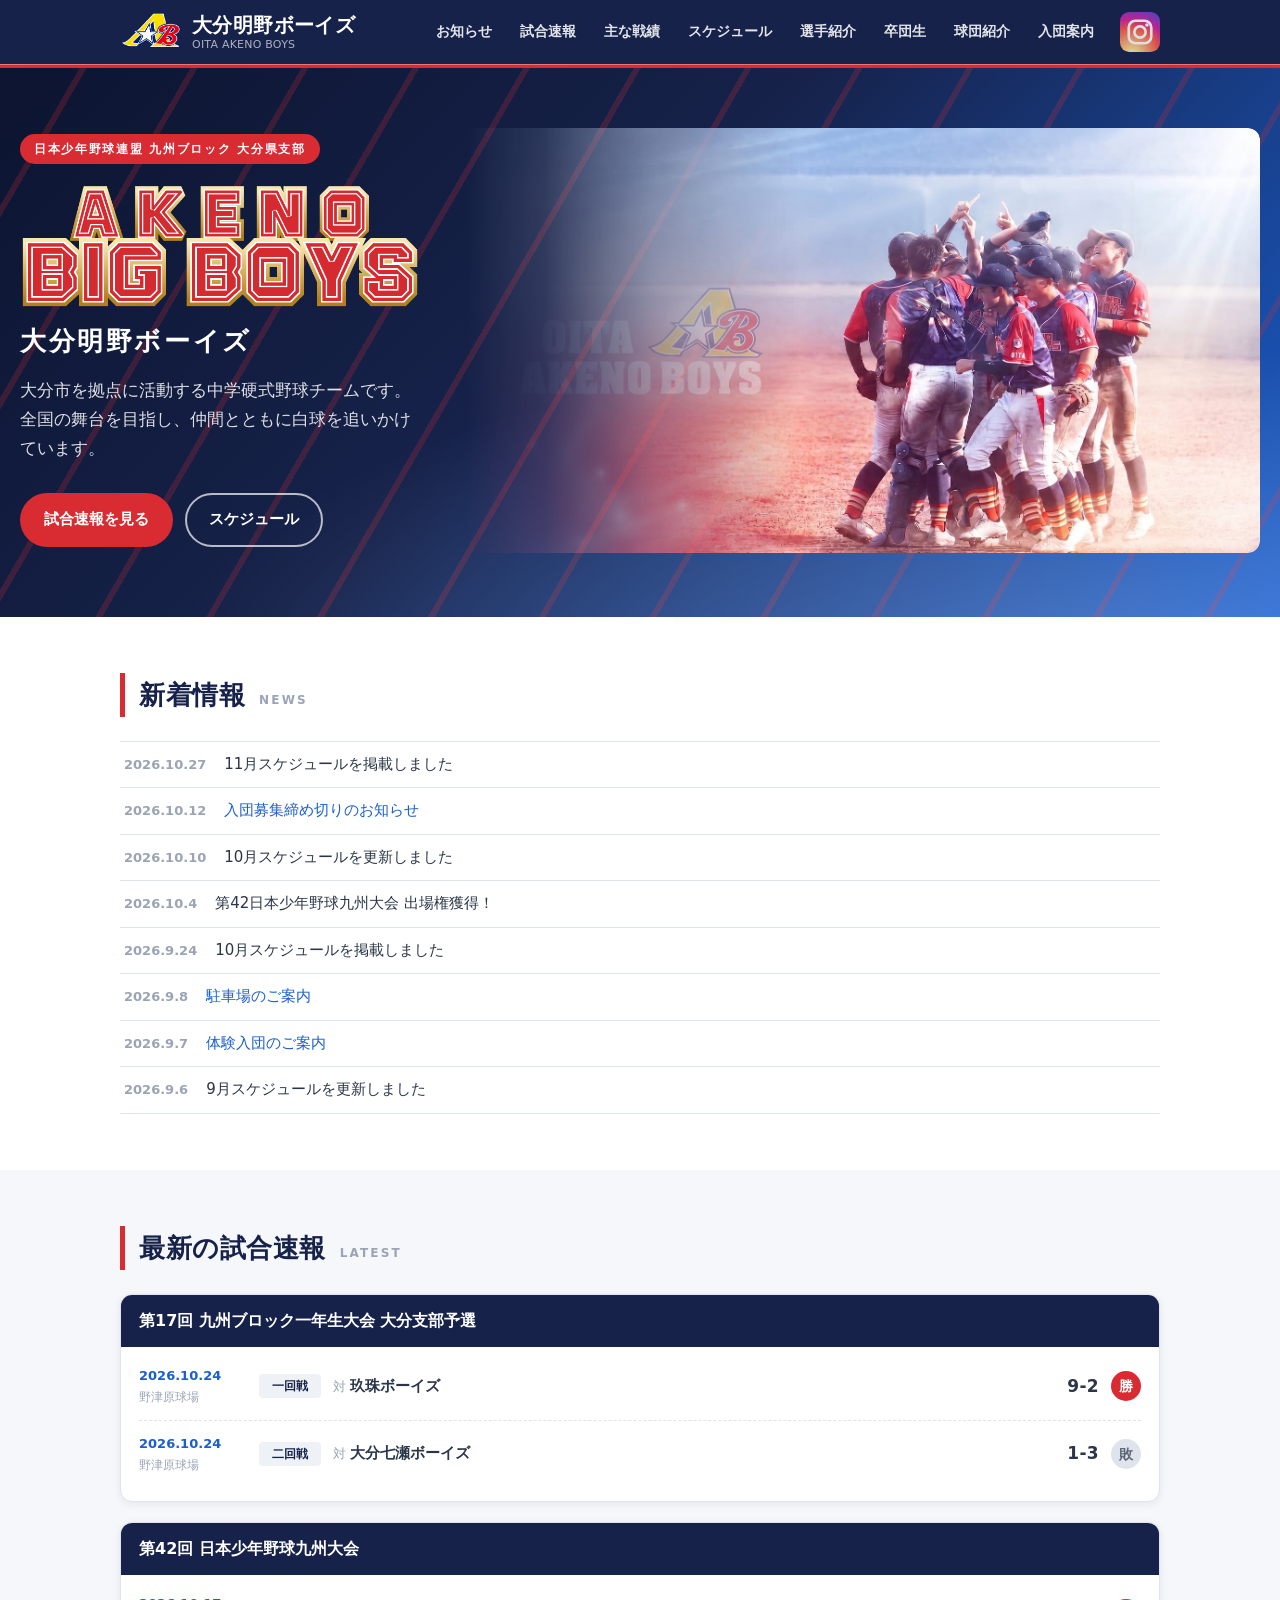
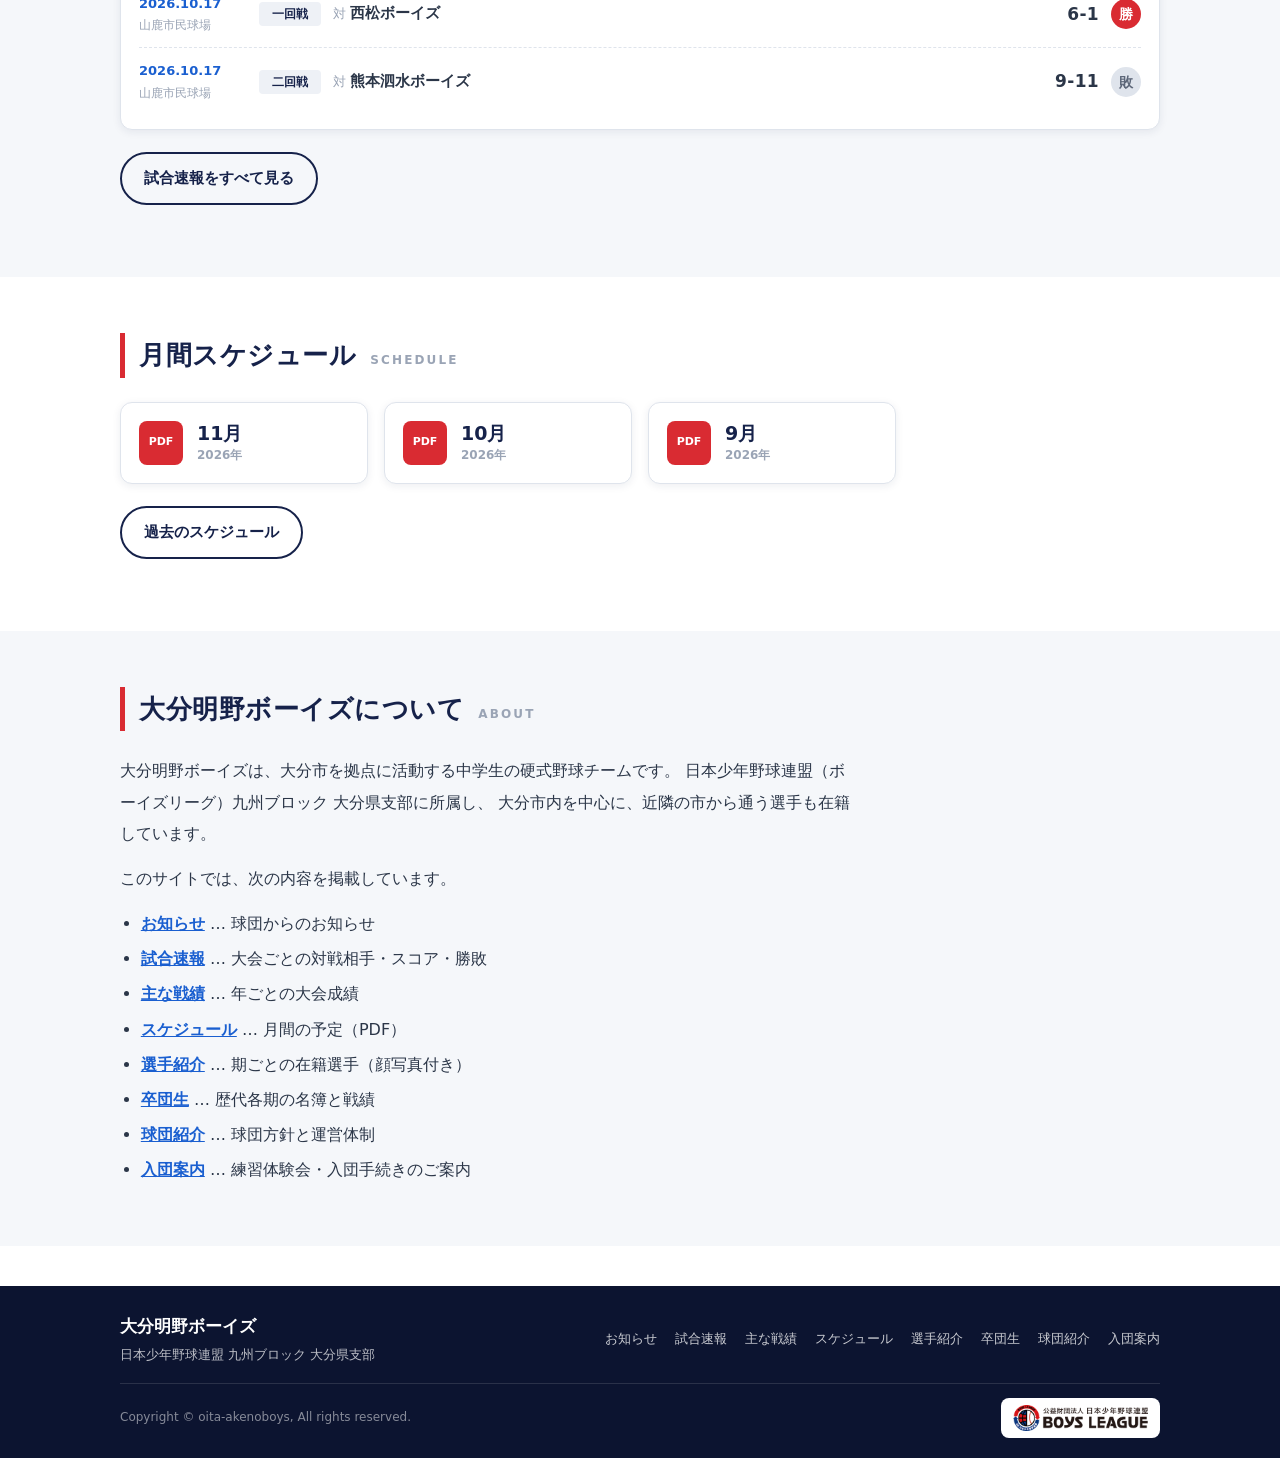
<file: index.html>
<!DOCTYPE html>
<html lang="ja">
<head>
<meta charset="UTF-8">
<meta name="viewport" content="width=device-width, initial-scale=1">
<!-- 読み込みを許す先をここで制限しています。
     外部のサービスを足すときは、その行き先をここにも書き足してください。
     （書き足さないと、そのサービスは動きません）-->
<meta http-equiv="Content-Security-Policy" content="default-src 'self'; base-uri 'self'; object-src 'none'; form-action 'none'; script-src 'self' https://www.googletagmanager.com; style-src 'self' 'unsafe-inline'; img-src 'self' data: https://*.googletagmanager.com https://*.google-analytics.com; font-src 'self'; connect-src 'self' https://*.googletagmanager.com https://*.google-analytics.com https://*.analytics.google.com; frame-src https://calendar.google.com; upgrade-insecure-requests">
<meta name="referrer" content="strict-origin-when-cross-origin">
<!-- Google tag (gtag.js) -->
<script src="assets/ga.js"></script>
<script async src="https://www.googletagmanager.com/gtag/js?id=G-ECQSMP1XQQ"></script>
<title>大分明野ボーイズ | 大分市の中学硬式野球チーム（ボーイズリーグ）</title>
<meta name="description" content="大分明野ボーイズの公式サイト。大分市を拠点に活動する中学硬式野球チーム（日本少年野球連盟 九州ブロック 大分県支部）です。試合速報・主な戦績・月間スケジュール・選手紹介を掲載しています。">
<meta name="keywords" content="大分明野ボーイズ,明野ボーイズ,明野ビッグ,大分,中学硬式野球,ボーイズリーグ">
<link rel="canonical" href="https://oita-akenoboys.github.io/">
<meta name="robots" content="index,follow,max-image-preview:large">
<meta name="theme-color" content="#16224a">
<meta property="og:type" content="website">
<meta property="og:site_name" content="大分明野ボーイズ">
<meta property="og:locale" content="ja_JP">
<meta property="og:title" content="大分明野ボーイズ | 大分市の中学硬式野球チーム">
<meta property="og:description" content="大分明野ボーイズの公式サイト。大分市を拠点に活動する中学硬式野球チーム（日本少年野球連盟 九州ブロック 大分県支部）です。試合速報・主な戦績・月間スケジュール・選手紹介を掲載しています。">
<meta property="og:url" content="https://oita-akenoboys.github.io/">
<meta property="og:image" content="https://oita-akenoboys.github.io/assets/og-image.jpg">
<meta property="og:image:width" content="1200">
<meta property="og:image:height" content="630">
<meta property="og:image:alt" content="大分明野ボーイズ">
<meta name="twitter:card" content="summary_large_image">
<link rel="icon" href="assets/favicon.svg" type="image/svg+xml">
<link rel="apple-touch-icon" href="assets/apple-touch-icon.png">
<link rel="stylesheet" href="assets/style.css">
<script type="application/ld+json">
{
  "@context": "https://schema.org",
  "@graph": [
    {
      "@type": "WebSite",
      "@id": "https://oita-akenoboys.github.io/#website",
      "url": "https://oita-akenoboys.github.io/",
      "name": "大分明野ボーイズ",
      "inLanguage": "ja",
      "publisher": {
        "@id": "https://oita-akenoboys.github.io/#team"
      }
    },
    {
      "@type": "SportsTeam",
      "@id": "https://oita-akenoboys.github.io/#team",
      "name": "大分明野ボーイズ",
      "alternateName": [
        "明野ボーイズ",
        "OITA AKENO BOYS",
        "AKENO BIG BOYS"
      ],
      "sport": "野球",
      "url": "https://oita-akenoboys.github.io/",
      "logo": "https://oita-akenoboys.github.io/assets/apple-touch-icon.png",
      "image": "https://oita-akenoboys.github.io/assets/og-image.jpg",
      "description": "大分市を拠点に活動する中学硬式野球チーム。日本少年野球連盟（ボーイズリーグ）九州ブロック 大分県支部所属。",
      "memberOf": {
        "@type": "SportsOrganization",
        "name": "日本少年野球連盟（ボーイズリーグ）九州ブロック 大分県支部"
      },
      "areaServed": {
        "@type": "AdministrativeArea",
        "name": "大分県大分市"
      },
      "address": {
        "@type": "PostalAddress",
        "addressCountry": "JP",
        "addressRegion": "大分県",
        "addressLocality": "大分市"
      }
    }
  ]
}
</script>
</head>
<body>

<header class="header">
  <div class="wrap header__inner">
    <a class="logo" href="index.html">
      <img class="logo__icon" src="assets/logo-mark.png" width="217" height="140" alt="">
      <span class="logo__text">
        <span class="logo__mark">大分明野ボーイズ</span>
        <span class="logo__sub">OITA AKENO BOYS</span>
      </span>
    </a>
    <div class="header__right">
      <nav class="nav" id="nav">
      <ul class="nav__list">
        <li><a class="nav__link" href="information.html">お知らせ</a></li>
        <li><a class="nav__link" href="live.html">試合速報</a></li>
        <li><a class="nav__link" href="results.html">主な戦績</a></li>
        <li><a class="nav__link" href="schedule.html">スケジュール</a></li>
        <li><a class="nav__link" href="players.html">選手紹介</a></li>
        <li><a class="nav__link" href="graduates.html">卒団生</a></li>
        <li><a class="nav__link" href="club.html">球団紹介</a></li>
        <li><a class="nav__link" href="join.html">入団案内</a></li>
      </ul>
      </nav>
      <a class="social" href="https://www.instagram.com/oita_akenoboys/" target="_blank" rel="noopener noreferrer" aria-label="Instagram（大分明野ボーイズ）">
        <img src="assets/instagram-icon.svg" width="40" height="40" alt="" loading="lazy">
      </a>
      <button class="nav__toggle" type="button" aria-expanded="false" aria-controls="nav" aria-label="メニューを開く">
        <span></span>
      </button>
    </div>
  </div>
</header>

<main>

  <section class="hero">
    <div class="wrap wrap--wide hero__inner">
      <div class="hero__content">
        <p class="hero__label">日本少年野球連盟 九州ブロック 大分県支部</p>
        <h1 class="hero__title">
          <img class="hero__logo" src="assets/logo.png" width="742" height="234" alt="大分明野ボーイズ">
        </h1>
        <p class="hero__name">大分明野ボーイズ</p>
        <p class="hero__lead">
          大分市を拠点に活動する中学硬式野球チームです。<br>
          全国の舞台を目指し、仲間とともに白球を追いかけています。
        </p>
        <div class="hero__actions">
          <a class="btn btn--primary" href="live.html">試合速報を見る</a>
          <a class="btn btn--ghost" href="schedule.html">スケジュール</a>
        </div>
      </div>
      <div class="hero__banner" id="js-hero-banner">
        <img class="is-active" src="assets/hero-banner-1.jpg" width="1717" height="916" alt="大分明野ボーイズ　選手たち" loading="eager">
        <img src="assets/hero-banner-2.jpg" width="1717" height="916" alt="大分明野ボーイズ　選手たち">
        <img src="assets/hero-banner-3.jpg" width="1717" height="916" alt="大分明野ボーイズ　選手たち">
      </div>
    </div>
  </section>

  <section id="news" class="section">
    <div class="wrap">
      <h2 class="headline">新着情報 <span class="headline__en">News</span></h2>
      <div id="js-news">
        <p class="loading">読み込み中…</p>
      </div>
    </div>
  </section>

  <section id="latest" class="section section--gray">
    <div class="wrap">
      <h2 class="headline">最新の試合速報 <span class="headline__en">Latest</span></h2>
      <div id="js-live-latest">
        <p class="loading">読み込み中…</p>
      </div>
      <p style="margin-top:22px">
        <a class="btn btn--outline" href="live.html">試合速報をすべて見る</a>
      </p>
    </div>
  </section>

  <section id="schedule" class="section">
    <div class="wrap">
      <h2 class="headline">月間スケジュール <span class="headline__en">Schedule</span></h2>
      <div id="js-schedule-latest">
        <p class="loading">読み込み中…</p>
      </div>
      <p style="margin-top:22px">
        <a class="btn btn--outline" href="schedule.html">過去のスケジュール</a>
      </p>
    </div>
  </section>

  <section id="about" class="section section--gray">
    <div class="wrap">
      <h2 class="headline">大分明野ボーイズについて <span class="headline__en">About</span></h2>
      <div class="about">
        <p>
          大分明野ボーイズは、大分市を拠点に活動する中学生の硬式野球チームです。
          日本少年野球連盟（ボーイズリーグ）九州ブロック 大分県支部に所属し、
          大分市内を中心に、近隣の市から通う選手も在籍しています。
        </p>
        <p>このサイトでは、次の内容を掲載しています。</p>
        <ul>
          <li><a href="information.html">お知らせ</a> … 球団からのお知らせ</li>
          <li><a href="live.html">試合速報</a> … 大会ごとの対戦相手・スコア・勝敗</li>
          <li><a href="results.html">主な戦績</a> … 年ごとの大会成績</li>
          <li><a href="schedule.html">スケジュール</a> … 月間の予定（PDF）</li>
          <li><a href="players.html">選手紹介</a> … 期ごとの在籍選手（顔写真付き）</li>
          <li><a href="graduates.html">卒団生</a> … 歴代各期の名簿と戦績</li>
          <li><a href="club.html">球団紹介</a> … 球団方針と運営体制</li>
          <li><a href="join.html">入団案内</a> … 練習体験会・入団手続きのご案内</li>
        </ul>
      </div>
    </div>
  </section>

  <noscript>
    <div class="wrap" style="padding-bottom:40px">
      <p class="note">
        このサイトの試合速報・戦績・スケジュールの表示には JavaScript を使用しています。
        ブラウザの設定で JavaScript を有効にしてご覧ください。
      </p>
    </div>
  </noscript>

</main>

<footer class="footer">
  <div class="wrap footer__inner">
    <div class="footer__brand">
      <div>
        <p class="footer__name">大分明野ボーイズ</p>
        <p style="margin:0">日本少年野球連盟 九州ブロック 大分県支部</p>
      </div>
    </div>
    <ul class="footer__nav">
      <li><a href="information.html">お知らせ</a></li>
      <li><a href="live.html">試合速報</a></li>
      <li><a href="results.html">主な戦績</a></li>
      <li><a href="schedule.html">スケジュール</a></li>
      <li><a href="players.html">選手紹介</a></li>
      <li><a href="graduates.html">卒団生</a></li>
      <li><a href="club.html">球団紹介</a></li>
      <li><a href="join.html">入団案内</a></li>
    </ul>
    <div class="footer__bottom">
      <p class="footer__copy">Copyright &copy; oita-akenoboys, All rights reserved.</p>
      <a class="footer__badgelink" href="https://boys-oita.com/" target="_blank" rel="noopener noreferrer">
        <img class="footer__badge" src="assets/boyslogo.png" width="390" height="75" alt="ボーイズリーグ大分県支部のサイト（別タブで開きます）" loading="lazy">
      </a>
    </div>
  </div>
</footer>

<script src="assets/site.js"></script>
</body>
</html>
</file>
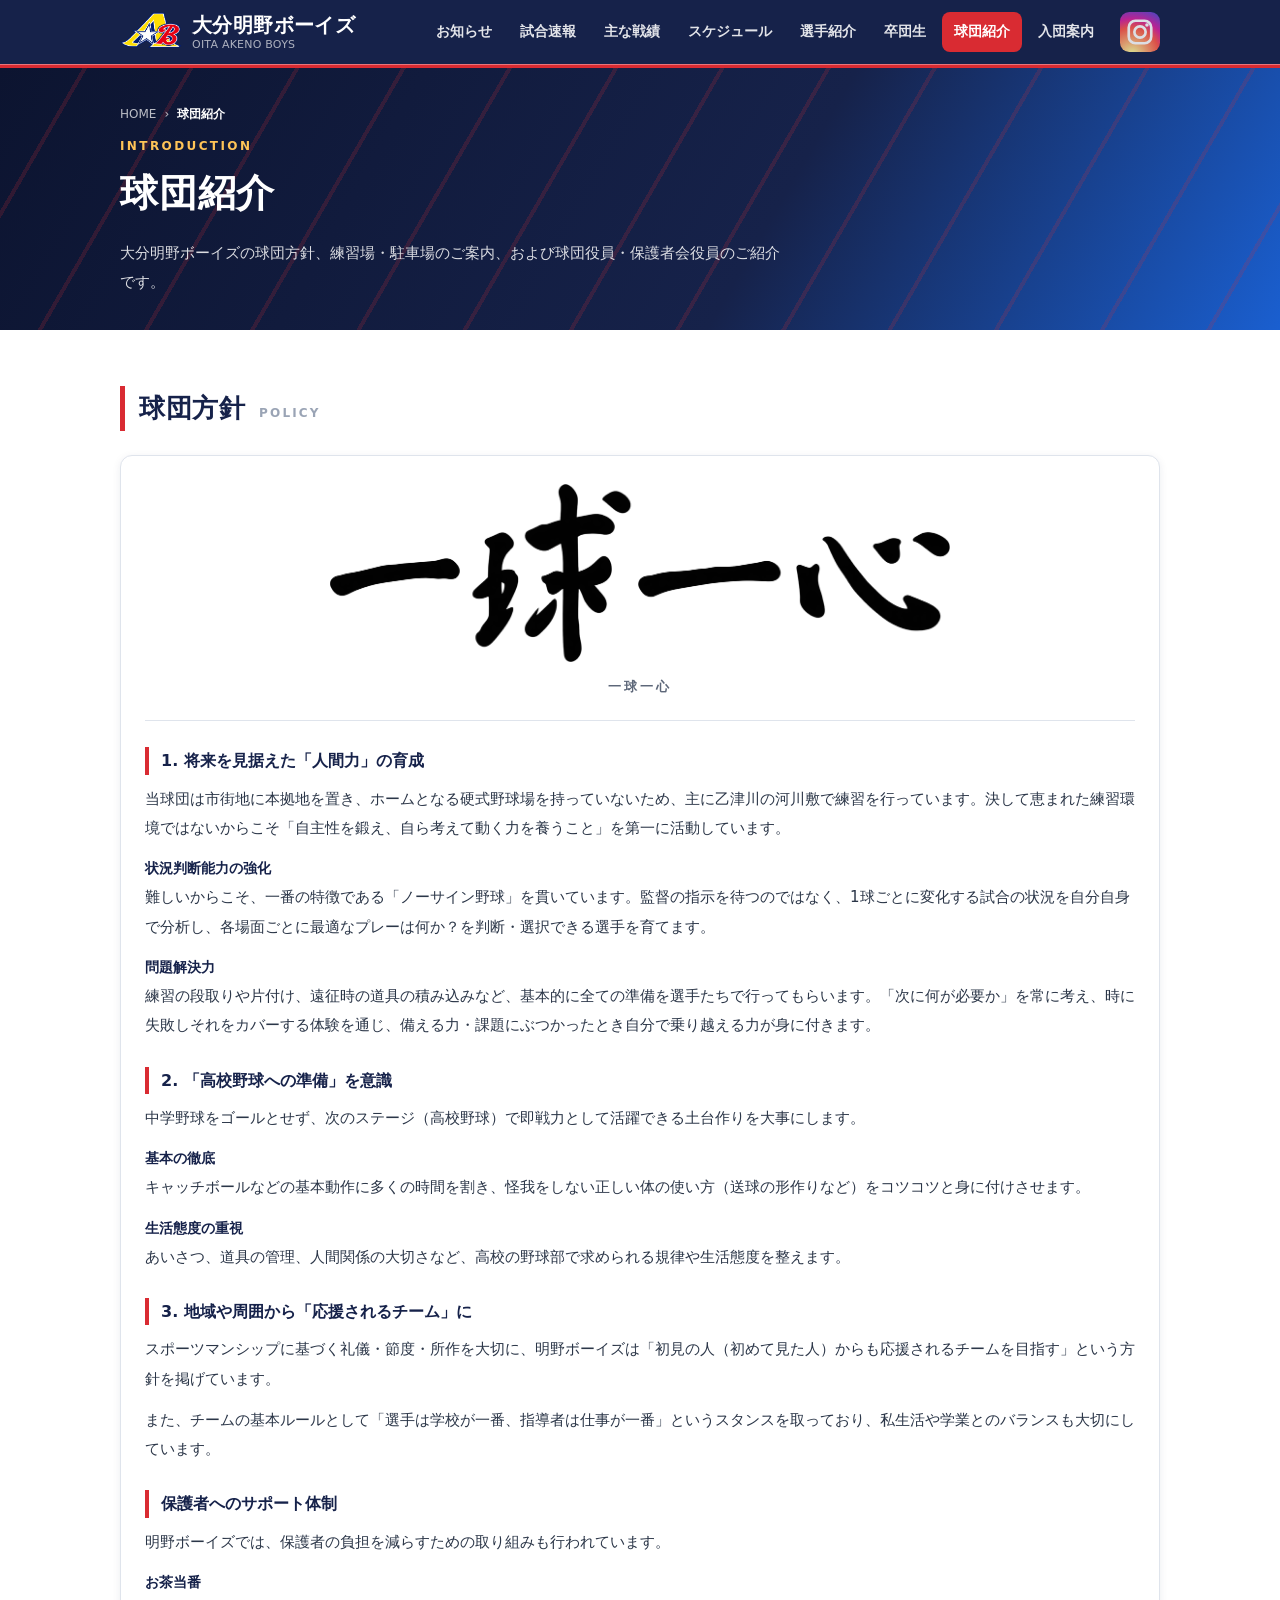
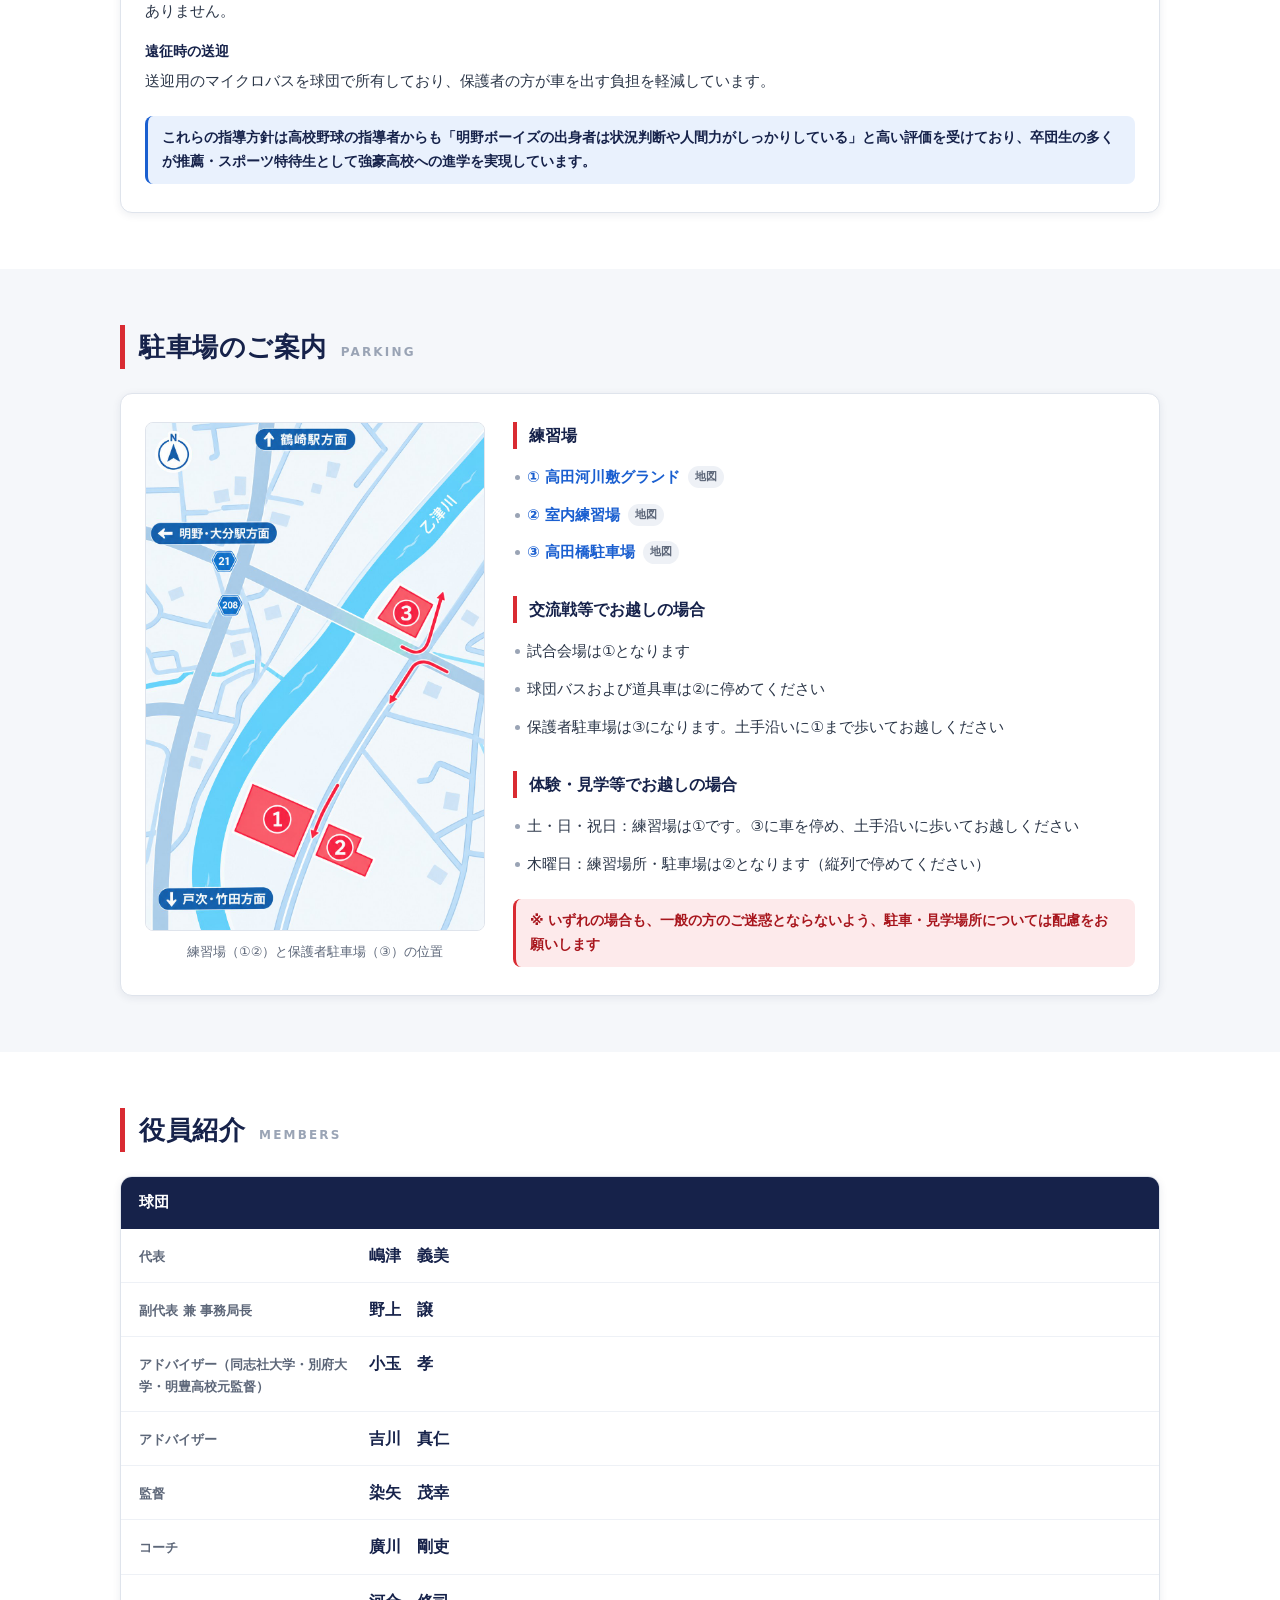
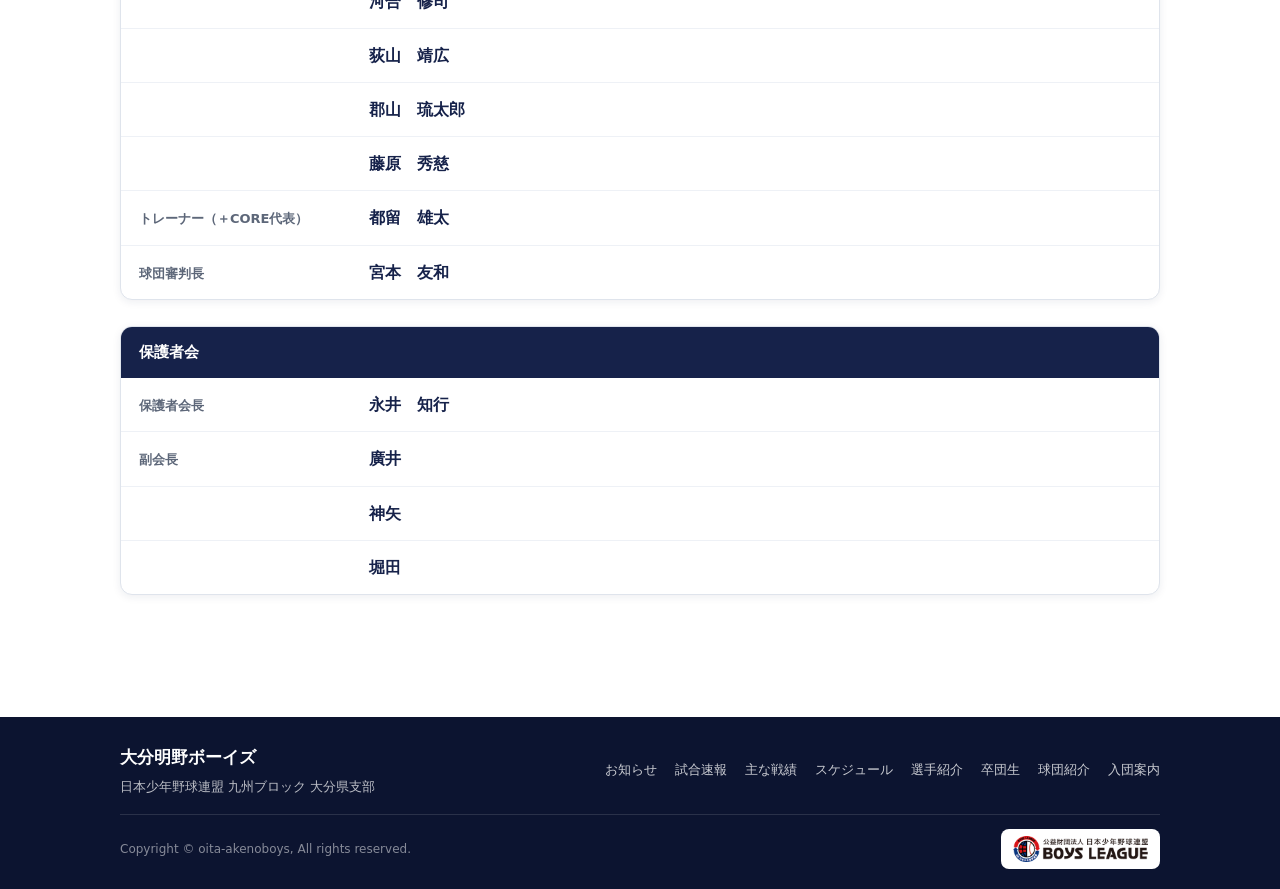
<file: club.html>
<!DOCTYPE html>
<html lang="ja">
<head>
<meta charset="UTF-8">
<meta name="viewport" content="width=device-width, initial-scale=1">
<!-- 読み込みを許す先をここで制限しています。
     外部のサービスを足すときは、その行き先をここにも書き足してください。
     （書き足さないと、そのサービスは動きません）-->
<meta http-equiv="Content-Security-Policy" content="default-src 'self'; base-uri 'self'; object-src 'none'; form-action 'none'; script-src 'self' https://www.googletagmanager.com; style-src 'self' 'unsafe-inline'; img-src 'self' data: https://*.googletagmanager.com https://*.google-analytics.com; font-src 'self'; connect-src 'self' https://*.googletagmanager.com https://*.google-analytics.com https://*.analytics.google.com; frame-src https://calendar.google.com; upgrade-insecure-requests">
<meta name="referrer" content="strict-origin-when-cross-origin">
<!-- Google tag (gtag.js) -->
<script src="assets/ga.js"></script>
<script async src="https://www.googletagmanager.com/gtag/js?id=G-ECQSMP1XQQ"></script>
<title>球団紹介 | 大分明野ボーイズ</title>
<meta name="description" content="大分明野ボーイズの球団紹介。球団方針、練習場・駐車場のご案内、球団役員・保護者会役員をご紹介します。大分市の中学硬式野球チームです。">
<link rel="canonical" href="https://oita-akenoboys.github.io/club.html">
<meta name="robots" content="index,follow,max-image-preview:large">
<meta name="theme-color" content="#16224a">
<meta property="og:type" content="article">
<meta property="og:site_name" content="大分明野ボーイズ">
<meta property="og:locale" content="ja_JP">
<meta property="og:title" content="球団紹介 | 大分明野ボーイズ">
<meta property="og:description" content="大分明野ボーイズの球団紹介。球団方針、練習場・駐車場のご案内、球団役員・保護者会役員をご紹介します。大分市の中学硬式野球チームです。">
<meta property="og:url" content="https://oita-akenoboys.github.io/club.html">
<meta property="og:image" content="https://oita-akenoboys.github.io/assets/og-image.jpg">
<meta property="og:image:width" content="1200">
<meta property="og:image:height" content="630">
<meta property="og:image:alt" content="大分明野ボーイズ">
<meta name="twitter:card" content="summary_large_image">
<link rel="icon" href="assets/favicon.svg" type="image/svg+xml">
<link rel="apple-touch-icon" href="assets/apple-touch-icon.png">
<link rel="stylesheet" href="assets/style.css">
<script type="application/ld+json">
{
  "@context": "https://schema.org",
  "@type": "BreadcrumbList",
  "itemListElement": [
    {
      "@type": "ListItem",
      "position": 1,
      "name": "HOME",
      "item": "https://oita-akenoboys.github.io/"
    },
    {
      "@type": "ListItem",
      "position": 2,
      "name": "球団紹介",
      "item": "https://oita-akenoboys.github.io/club.html"
    }
  ]
}
</script>
</head>
<body>

<header class="header">
  <div class="wrap header__inner">
    <a class="logo" href="index.html">
      <img class="logo__icon" src="assets/logo-mark.png" width="217" height="140" alt="">
      <span class="logo__text">
        <span class="logo__mark">大分明野ボーイズ</span>
        <span class="logo__sub">OITA AKENO BOYS</span>
      </span>
    </a>
    <div class="header__right">
      <nav class="nav" id="nav">
      <ul class="nav__list">
        <li><a class="nav__link" href="information.html">お知らせ</a></li>
        <li><a class="nav__link" href="live.html">試合速報</a></li>
        <li><a class="nav__link" href="results.html">主な戦績</a></li>
        <li><a class="nav__link" href="schedule.html">スケジュール</a></li>
        <li><a class="nav__link" href="players.html">選手紹介</a></li>
        <li><a class="nav__link" href="graduates.html">卒団生</a></li>
        <li><a class="nav__link" href="club.html" aria-current="page">球団紹介</a></li>
        <li><a class="nav__link" href="join.html">入団案内</a></li>
      </ul>
      </nav>
      <a class="social" href="https://www.instagram.com/oita_akenoboys/" target="_blank" rel="noopener noreferrer" aria-label="Instagram（大分明野ボーイズ）">
        <img src="assets/instagram-icon.svg" width="40" height="40" alt="" loading="lazy">
      </a>
      <button class="nav__toggle" type="button" aria-expanded="false" aria-controls="nav" aria-label="メニューを開く">
        <span></span>
      </button>
    </div>
  </div>
</header>

<main>

  <section class="pagehead">
    <div class="wrap pagehead__inner">
      <nav class="crumb" aria-label="現在の位置"><a href="index.html">HOME</a><span class="crumb__sep" aria-hidden="true">›</span><span class="crumb__now" aria-current="page">球団紹介</span></nav>
      <h1 class="pagehead__title"><span class="pagehead__en">Introduction</span>球団紹介</h1>
      <p class="pagehead__lead">大分明野ボーイズの球団方針、練習場・駐車場のご案内、および球団役員・保護者会役員のご紹介です。</p>
    </div>
  </section>

  <section id="policy" class="section">
    <div class="wrap">
      <h2 class="headline">球団方針 <span class="headline__en">Policy</span></h2>
      <div id="js-policy">
        <p class="loading">読み込み中…</p>
      </div>
    </div>
  </section>

  <section id="parking" class="section section--gray">
    <div class="wrap">
      <h2 class="headline">駐車場のご案内 <span class="headline__en">Parking</span></h2>
      <div id="js-parking">
        <p class="loading">読み込み中…</p>
      </div>
    </div>
  </section>

  <section id="members" class="section">
    <div class="wrap">
      <h2 class="headline">役員紹介 <span class="headline__en">Members</span></h2>
      <div id="js-club">
        <p class="loading">読み込み中…</p>
      </div>
    </div>
  </section>

  <noscript>
    <div class="wrap" style="padding-bottom:40px">
      <p class="note">
        このページの表示には JavaScript を使用しています。
        ブラウザの設定で JavaScript を有効にしてご覧ください。
      </p>
    </div>
  </noscript>

</main>

<footer class="footer">
  <div class="wrap footer__inner">
    <div class="footer__brand">
      <div>
        <p class="footer__name">大分明野ボーイズ</p>
        <p style="margin:0">日本少年野球連盟 九州ブロック 大分県支部</p>
      </div>
    </div>
    <ul class="footer__nav">
      <li><a href="information.html">お知らせ</a></li>
      <li><a href="live.html">試合速報</a></li>
      <li><a href="results.html">主な戦績</a></li>
      <li><a href="schedule.html">スケジュール</a></li>
      <li><a href="players.html">選手紹介</a></li>
      <li><a href="graduates.html">卒団生</a></li>
      <li><a href="club.html">球団紹介</a></li>
      <li><a href="join.html">入団案内</a></li>
    </ul>
    <div class="footer__bottom">
      <p class="footer__copy">Copyright &copy; oita-akenoboys, All rights reserved.</p>
      <a class="footer__badgelink" href="https://boys-oita.com/" target="_blank" rel="noopener noreferrer">
        <img class="footer__badge" src="assets/boyslogo.png" width="390" height="75" alt="ボーイズリーグ大分県支部のサイト（別タブで開きます）" loading="lazy">
      </a>
    </div>
  </div>
</footer>

<script src="assets/site.js"></script>
</body>
</html>
</file>
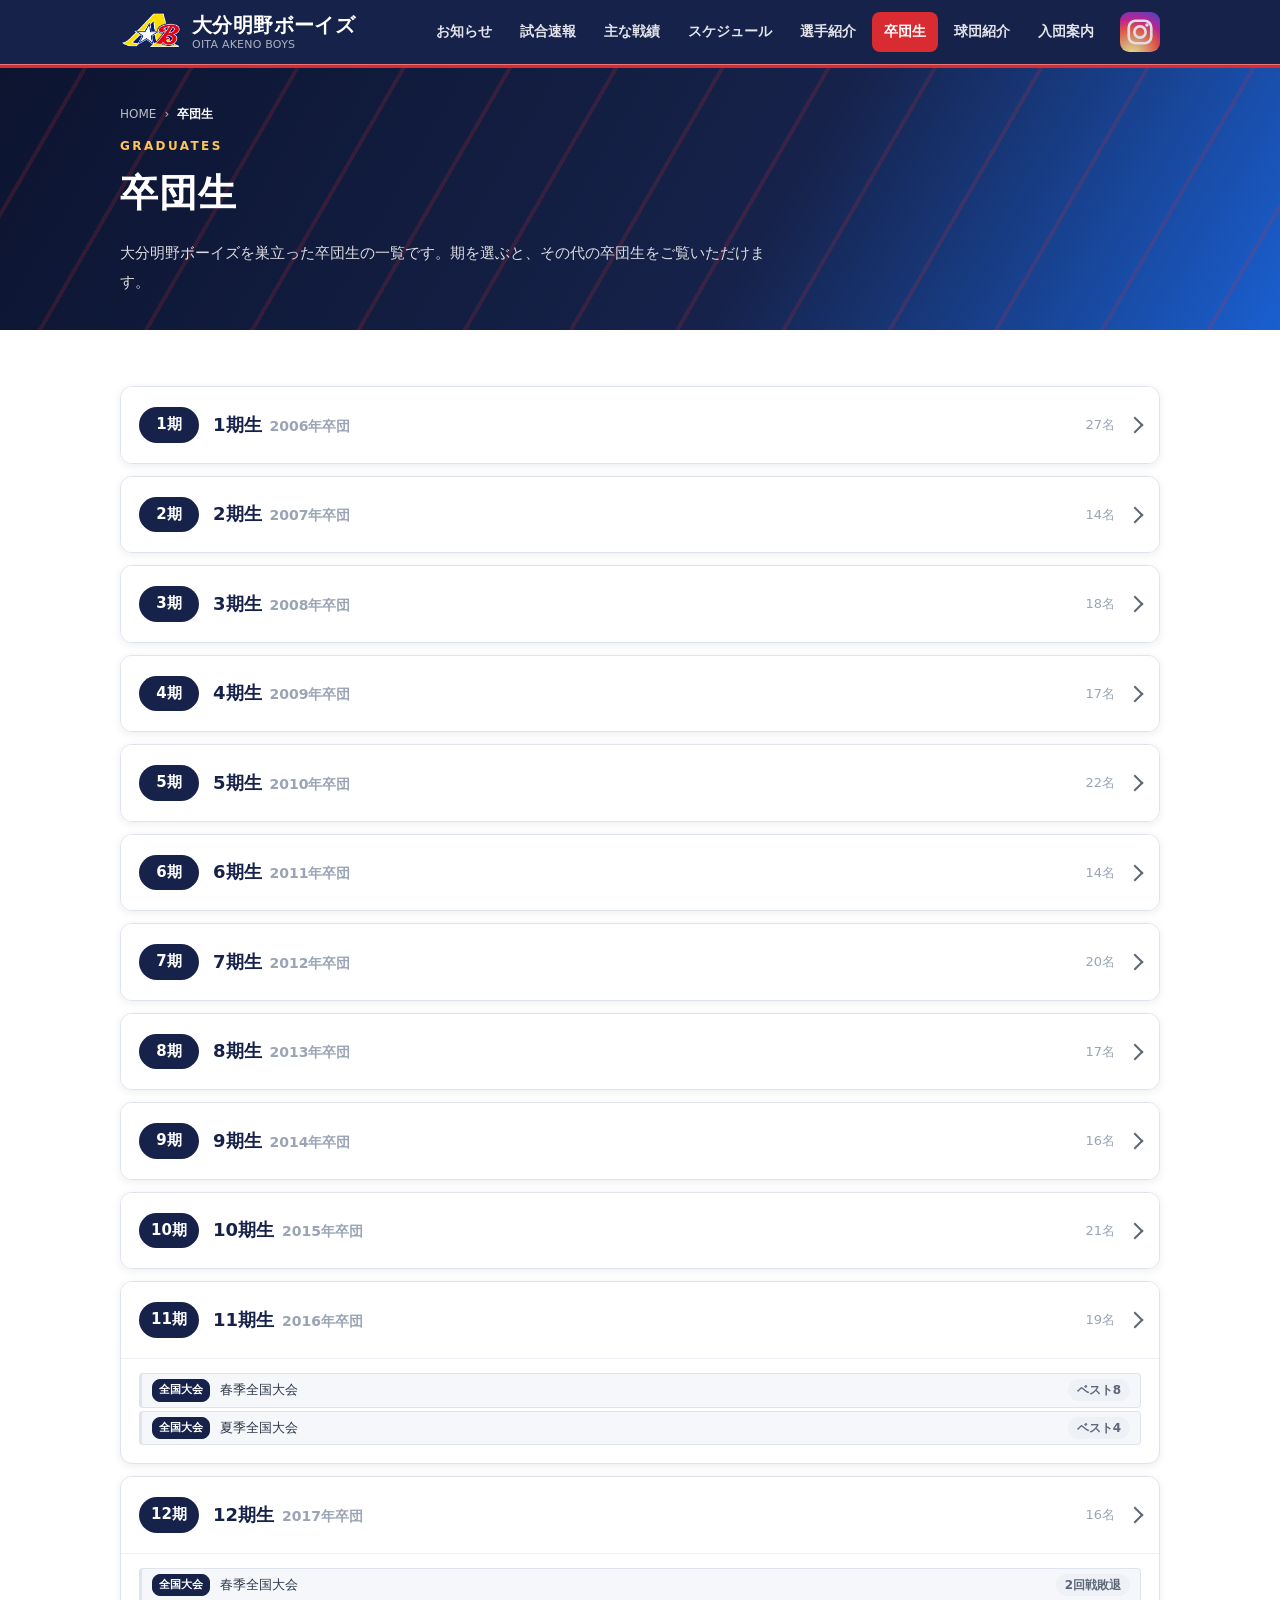
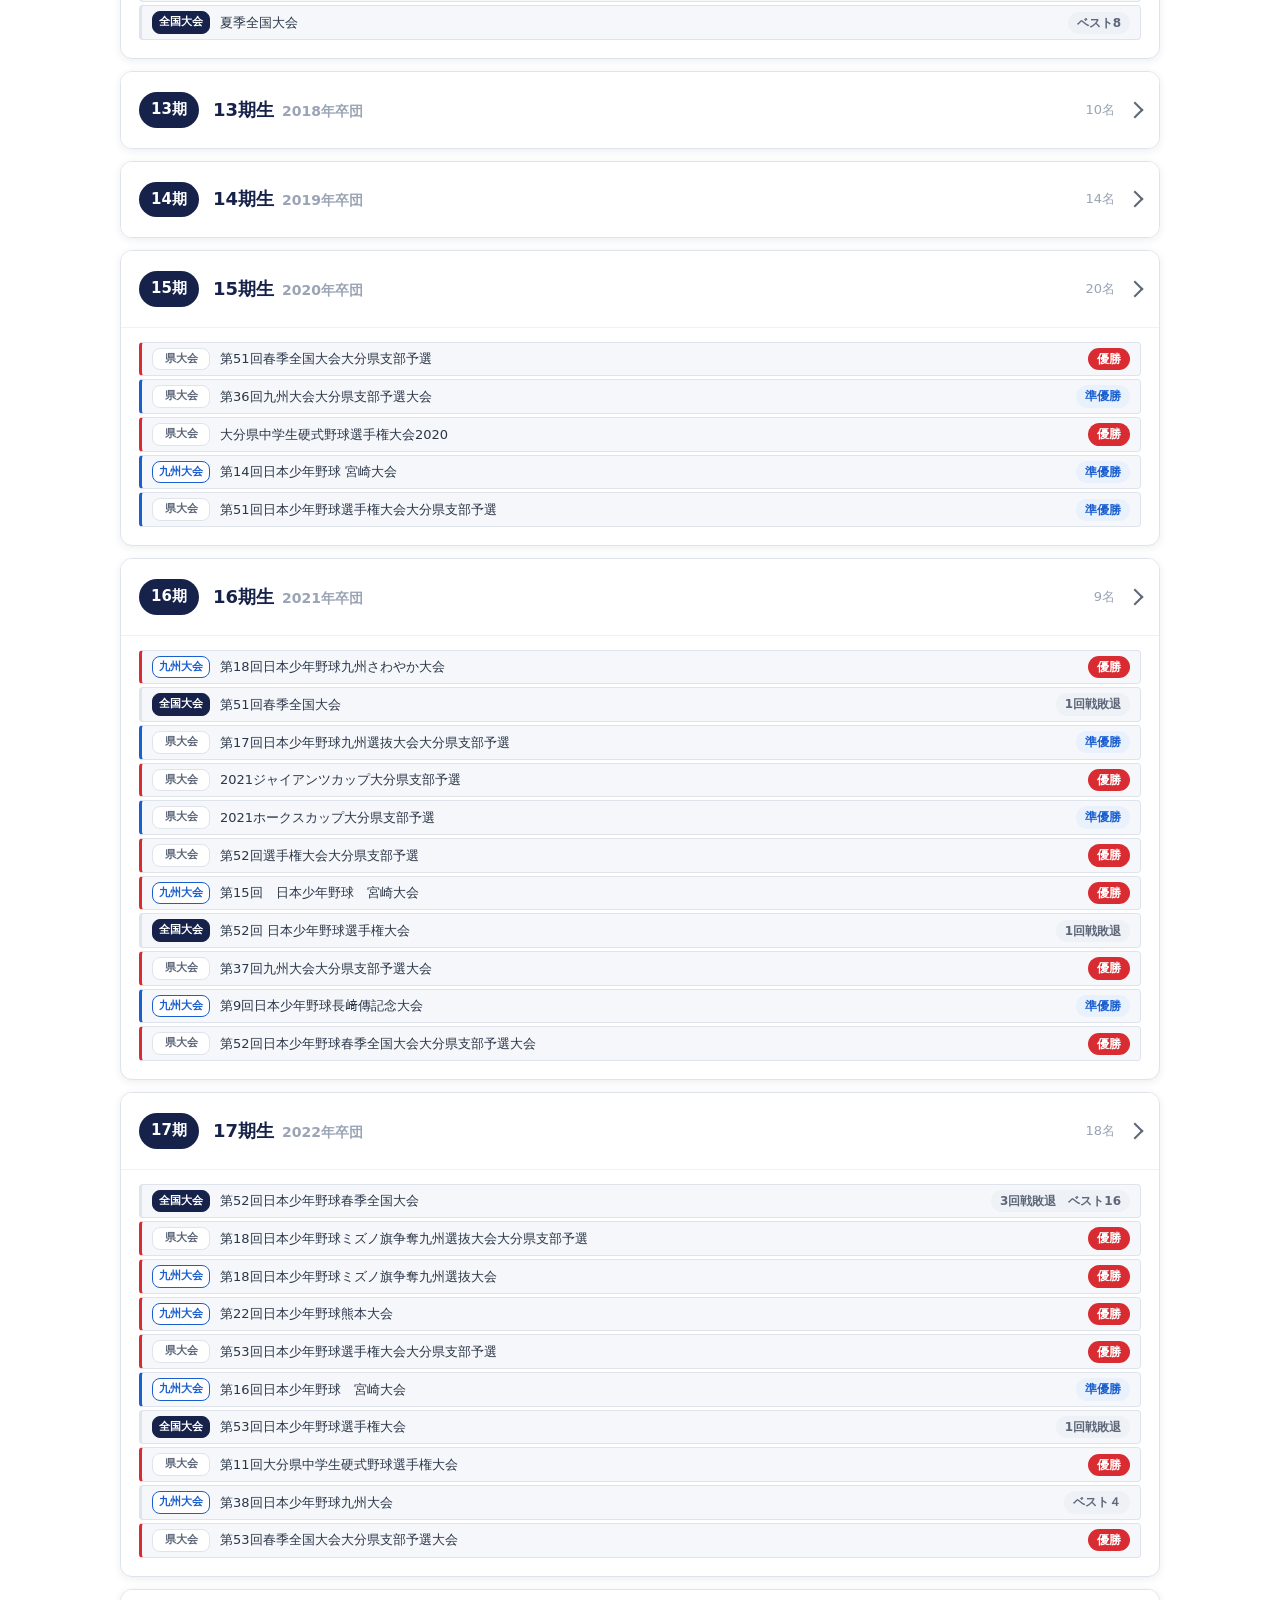
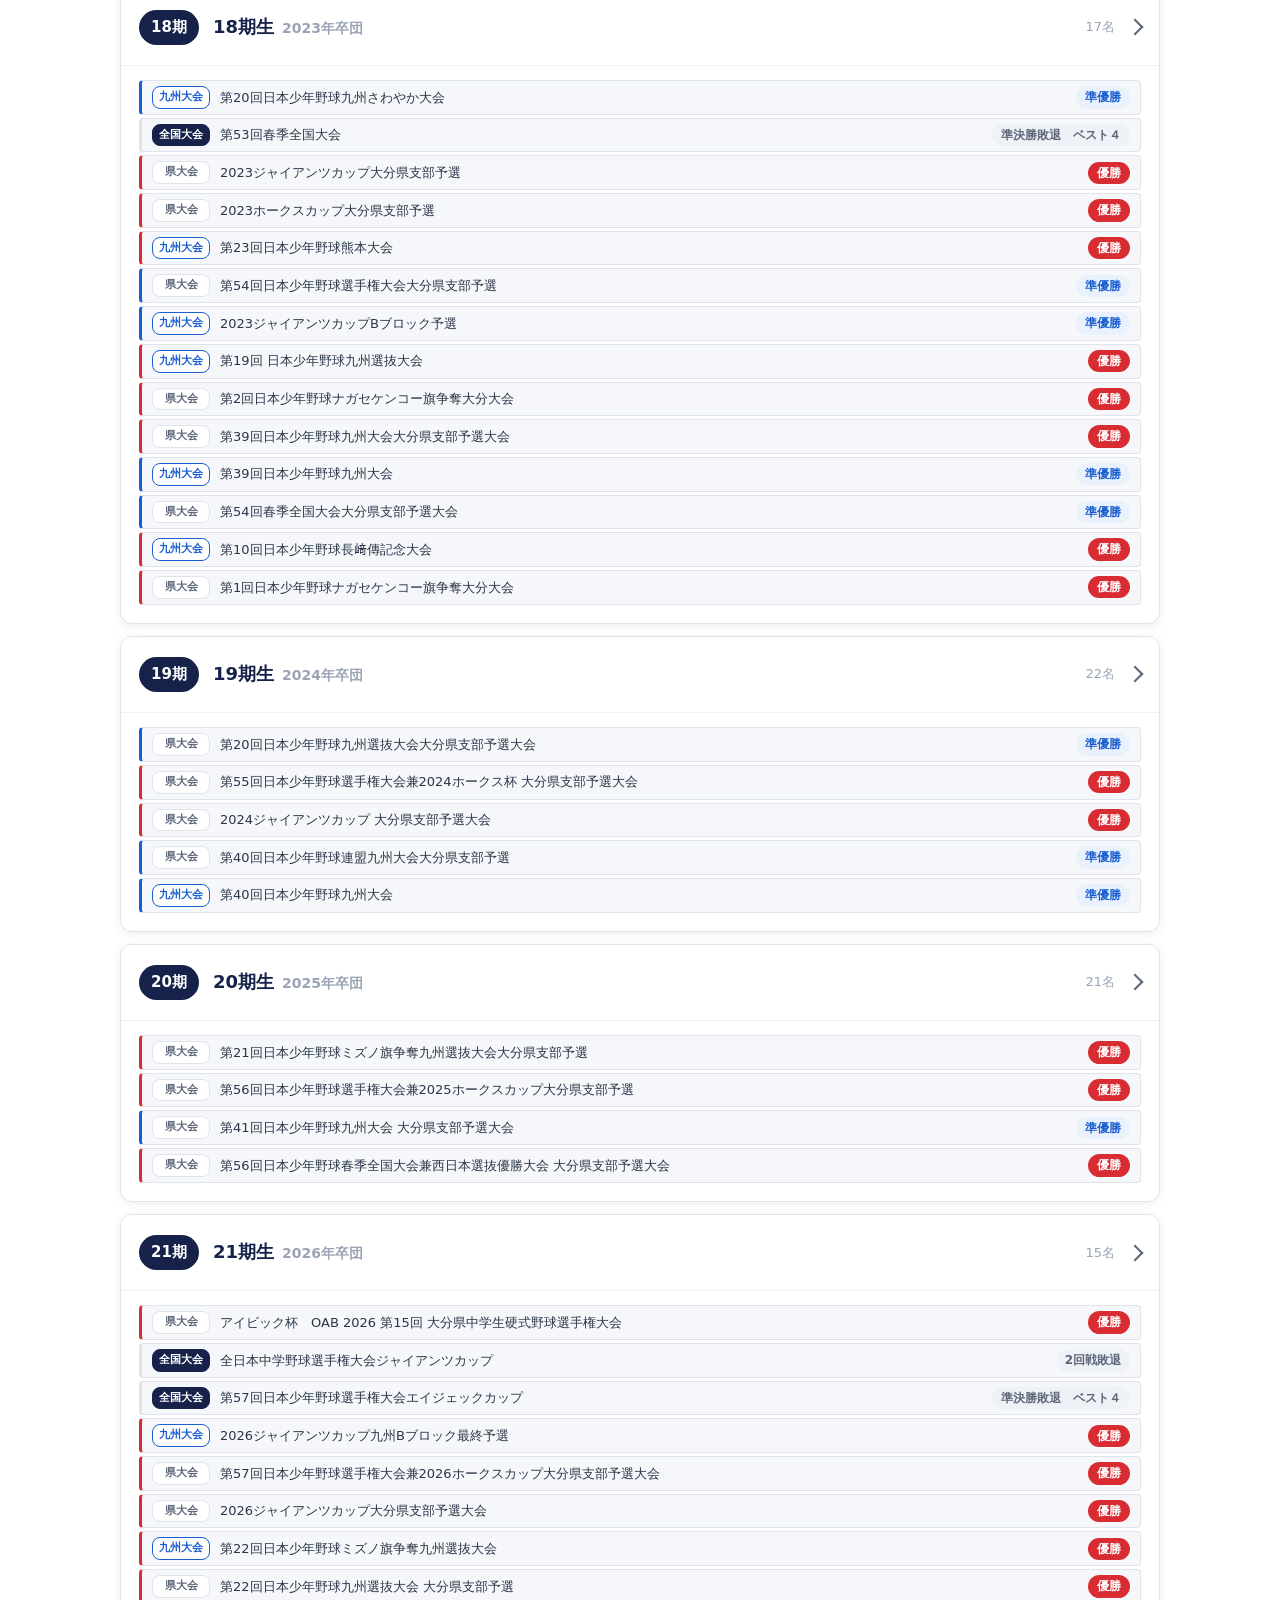
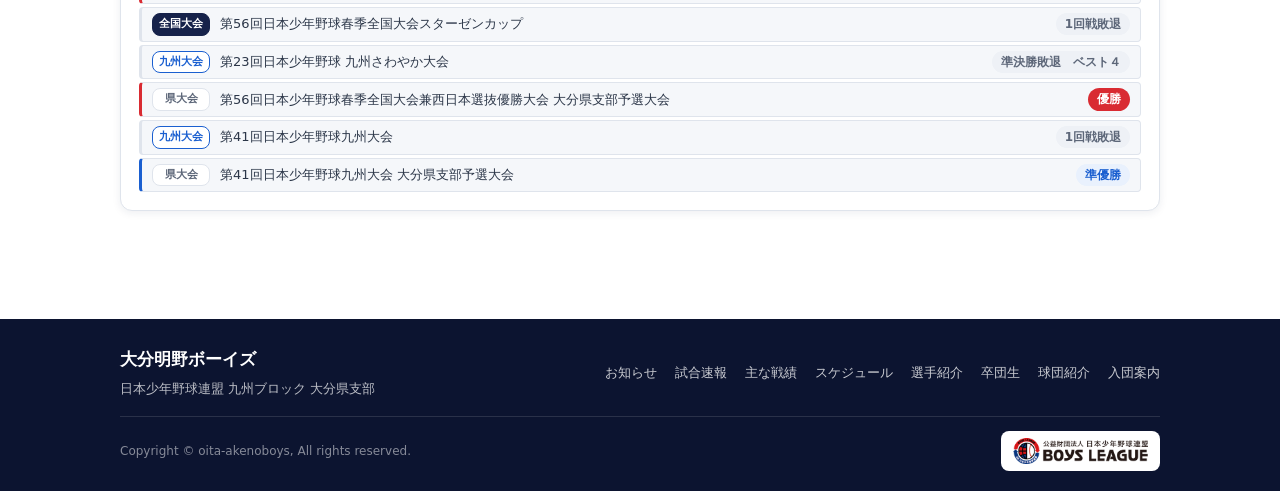
<file: graduates.html>
<!DOCTYPE html>
<html lang="ja">
<head>
<meta charset="UTF-8">
<meta name="viewport" content="width=device-width, initial-scale=1">
<!-- 読み込みを許す先をここで制限しています。
     外部のサービスを足すときは、その行き先をここにも書き足してください。
     （書き足さないと、そのサービスは動きません）-->
<meta http-equiv="Content-Security-Policy" content="default-src 'self'; base-uri 'self'; object-src 'none'; form-action 'none'; script-src 'self' https://www.googletagmanager.com; style-src 'self' 'unsafe-inline'; img-src 'self' data: https://*.googletagmanager.com https://*.google-analytics.com; font-src 'self'; connect-src 'self' https://*.googletagmanager.com https://*.google-analytics.com https://*.analytics.google.com; frame-src https://calendar.google.com; upgrade-insecure-requests">
<meta name="referrer" content="strict-origin-when-cross-origin">
<!-- Google tag (gtag.js) -->
<script src="assets/ga.js"></script>
<script async src="https://www.googletagmanager.com/gtag/js?id=G-ECQSMP1XQQ"></script>
<title>卒団生 | 大分明野ボーイズ</title>
<meta name="description" content="大分明野ボーイズの卒団生一覧。1 期生からの歴代名簿と、各期の主な戦績を顔写真とあわせて掲載しています。">
<link rel="canonical" href="https://oita-akenoboys.github.io/graduates.html">
<meta name="robots" content="index,follow,max-image-preview:large">
<meta name="theme-color" content="#16224a">
<meta property="og:type" content="article">
<meta property="og:site_name" content="大分明野ボーイズ">
<meta property="og:locale" content="ja_JP">
<meta property="og:title" content="卒団生 | 大分明野ボーイズ">
<meta property="og:description" content="大分明野ボーイズの卒団生一覧。1 期生からの歴代名簿と、各期の主な戦績を顔写真とあわせて掲載しています。">
<meta property="og:url" content="https://oita-akenoboys.github.io/graduates.html">
<meta property="og:image" content="https://oita-akenoboys.github.io/assets/og-image.jpg">
<meta property="og:image:width" content="1200">
<meta property="og:image:height" content="630">
<meta property="og:image:alt" content="大分明野ボーイズ">
<meta name="twitter:card" content="summary_large_image">
<link rel="icon" href="assets/favicon.svg" type="image/svg+xml">
<link rel="apple-touch-icon" href="assets/apple-touch-icon.png">
<link rel="stylesheet" href="assets/style.css">
<script type="application/ld+json">
{
  "@context": "https://schema.org",
  "@type": "BreadcrumbList",
  "itemListElement": [
    {
      "@type": "ListItem",
      "position": 1,
      "name": "HOME",
      "item": "https://oita-akenoboys.github.io/"
    },
    {
      "@type": "ListItem",
      "position": 2,
      "name": "卒団生",
      "item": "https://oita-akenoboys.github.io/graduates.html"
    }
  ]
}
</script>
</head>
<body>

<header class="header">
  <div class="wrap header__inner">
    <a class="logo" href="index.html">
      <img class="logo__icon" src="assets/logo-mark.png" width="217" height="140" alt="">
      <span class="logo__text">
        <span class="logo__mark">大分明野ボーイズ</span>
        <span class="logo__sub">OITA AKENO BOYS</span>
      </span>
    </a>
    <div class="header__right">
      <nav class="nav" id="nav">
      <ul class="nav__list">
        <li><a class="nav__link" href="information.html">お知らせ</a></li>
        <li><a class="nav__link" href="live.html">試合速報</a></li>
        <li><a class="nav__link" href="results.html">主な戦績</a></li>
        <li><a class="nav__link" href="schedule.html">スケジュール</a></li>
        <li><a class="nav__link" href="players.html">選手紹介</a></li>
        <li><a class="nav__link" href="graduates.html" aria-current="page">卒団生</a></li>
        <li><a class="nav__link" href="club.html">球団紹介</a></li>
        <li><a class="nav__link" href="join.html">入団案内</a></li>
      </ul>
      </nav>
      <a class="social" href="https://www.instagram.com/oita_akenoboys/" target="_blank" rel="noopener noreferrer" aria-label="Instagram（大分明野ボーイズ）">
        <img src="assets/instagram-icon.svg" width="40" height="40" alt="" loading="lazy">
      </a>
      <button class="nav__toggle" type="button" aria-expanded="false" aria-controls="nav" aria-label="メニューを開く">
        <span></span>
      </button>
    </div>
  </div>
</header>

<main>

  <section class="pagehead">
    <div class="wrap pagehead__inner">
      <nav class="crumb" aria-label="現在の位置"><a href="index.html">HOME</a><span class="crumb__sep" aria-hidden="true">›</span><span class="crumb__now" aria-current="page">卒団生</span></nav>
      <h1 class="pagehead__title"><span class="pagehead__en">Graduates</span>卒団生</h1>
      <p class="pagehead__lead">大分明野ボーイズを巣立った卒団生の一覧です。期を選ぶと、その代の卒団生をご覧いただけます。</p>
    </div>
  </section>

  <section class="section">
    <div class="wrap">
      <div id="js-graduates">
        <p class="loading">読み込み中…</p>
      </div>
    </div>
  </section>

  <noscript>
    <div class="wrap" style="padding-bottom:40px">
      <p class="note">
        このページの表示には JavaScript を使用しています。
        ブラウザの設定で JavaScript を有効にしてご覧ください。
      </p>
    </div>
  </noscript>

</main>

<footer class="footer">
  <div class="wrap footer__inner">
    <div class="footer__brand">
      <div>
        <p class="footer__name">大分明野ボーイズ</p>
        <p style="margin:0">日本少年野球連盟 九州ブロック 大分県支部</p>
      </div>
    </div>
    <ul class="footer__nav">
      <li><a href="information.html">お知らせ</a></li>
      <li><a href="live.html">試合速報</a></li>
      <li><a href="results.html">主な戦績</a></li>
      <li><a href="schedule.html">スケジュール</a></li>
      <li><a href="players.html">選手紹介</a></li>
      <li><a href="graduates.html">卒団生</a></li>
      <li><a href="club.html">球団紹介</a></li>
      <li><a href="join.html">入団案内</a></li>
    </ul>
    <div class="footer__bottom">
      <p class="footer__copy">Copyright &copy; oita-akenoboys, All rights reserved.</p>
      <a class="footer__badgelink" href="https://boys-oita.com/" target="_blank" rel="noopener noreferrer">
        <img class="footer__badge" src="assets/boyslogo.png" width="390" height="75" alt="ボーイズリーグ大分県支部のサイト（別タブで開きます）" loading="lazy">
      </a>
    </div>
  </div>
</footer>

<script src="assets/site.js"></script>
</body>
</html>
</file>
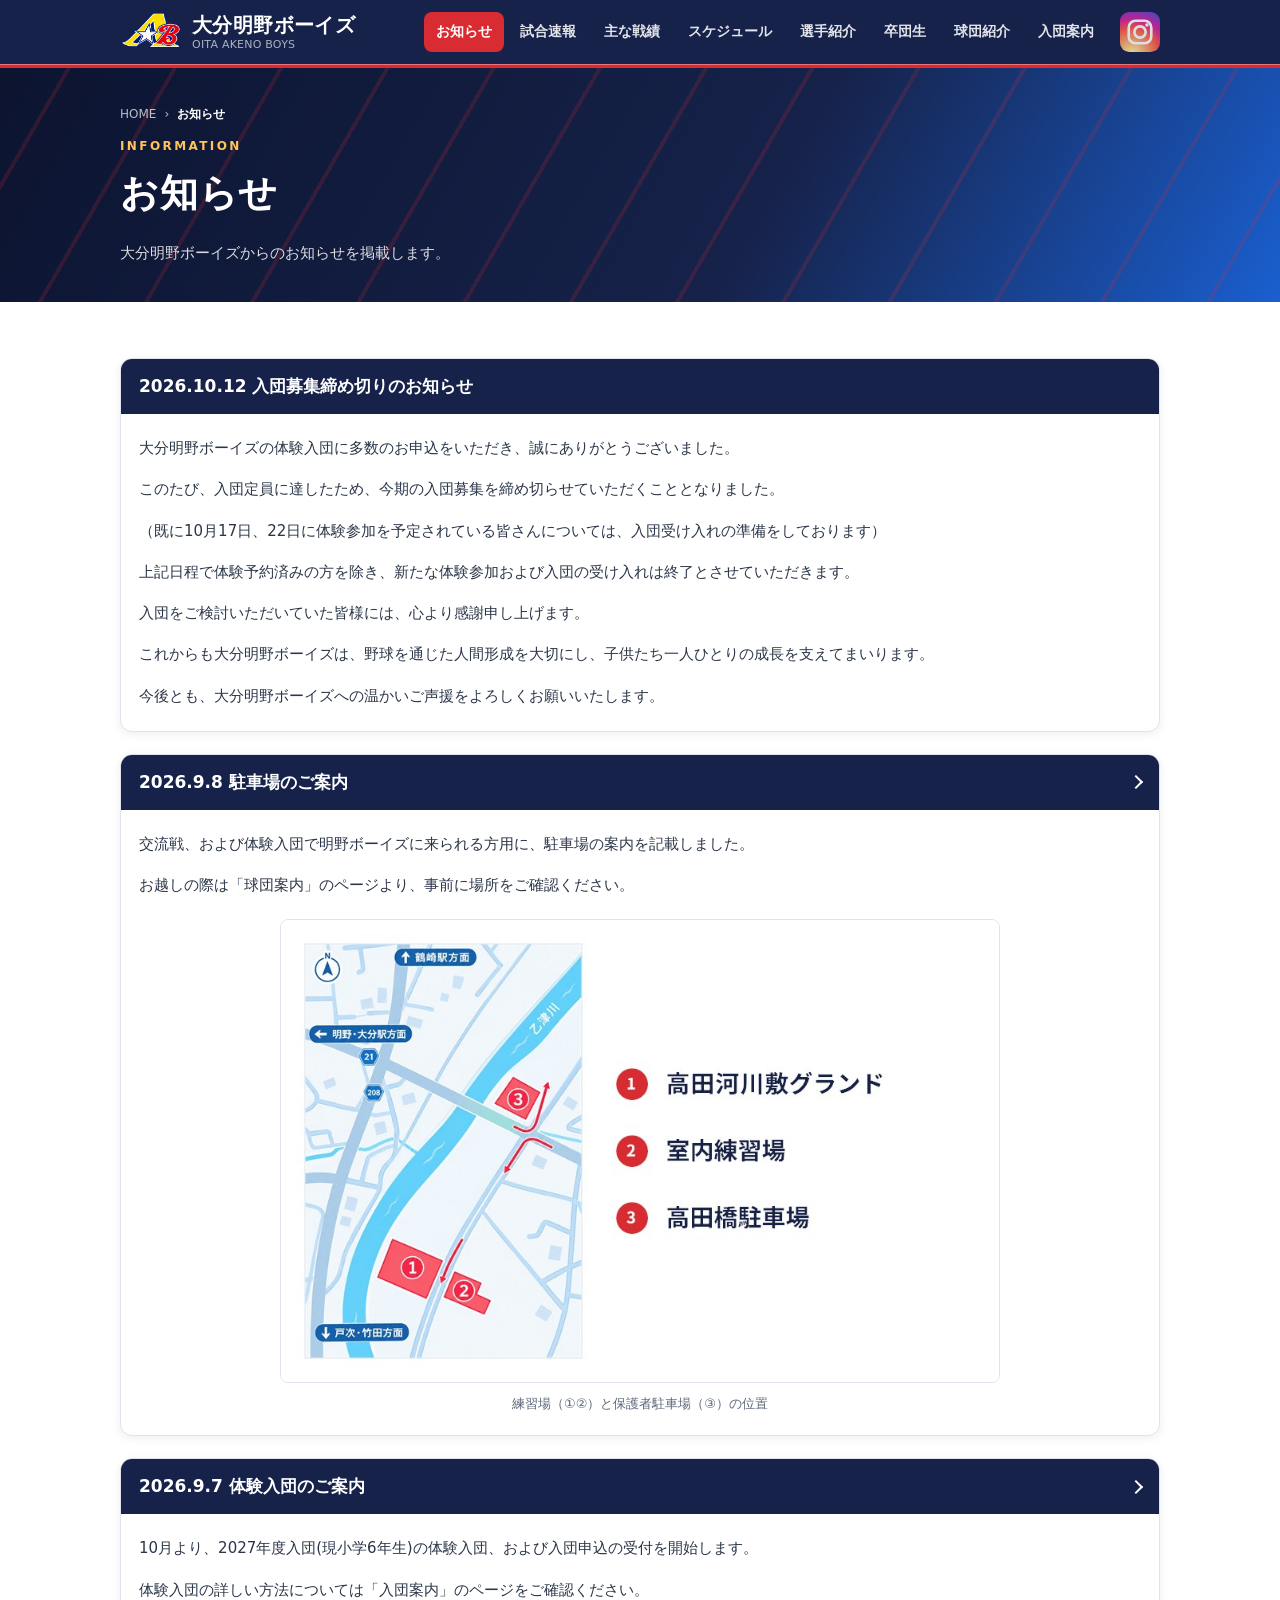
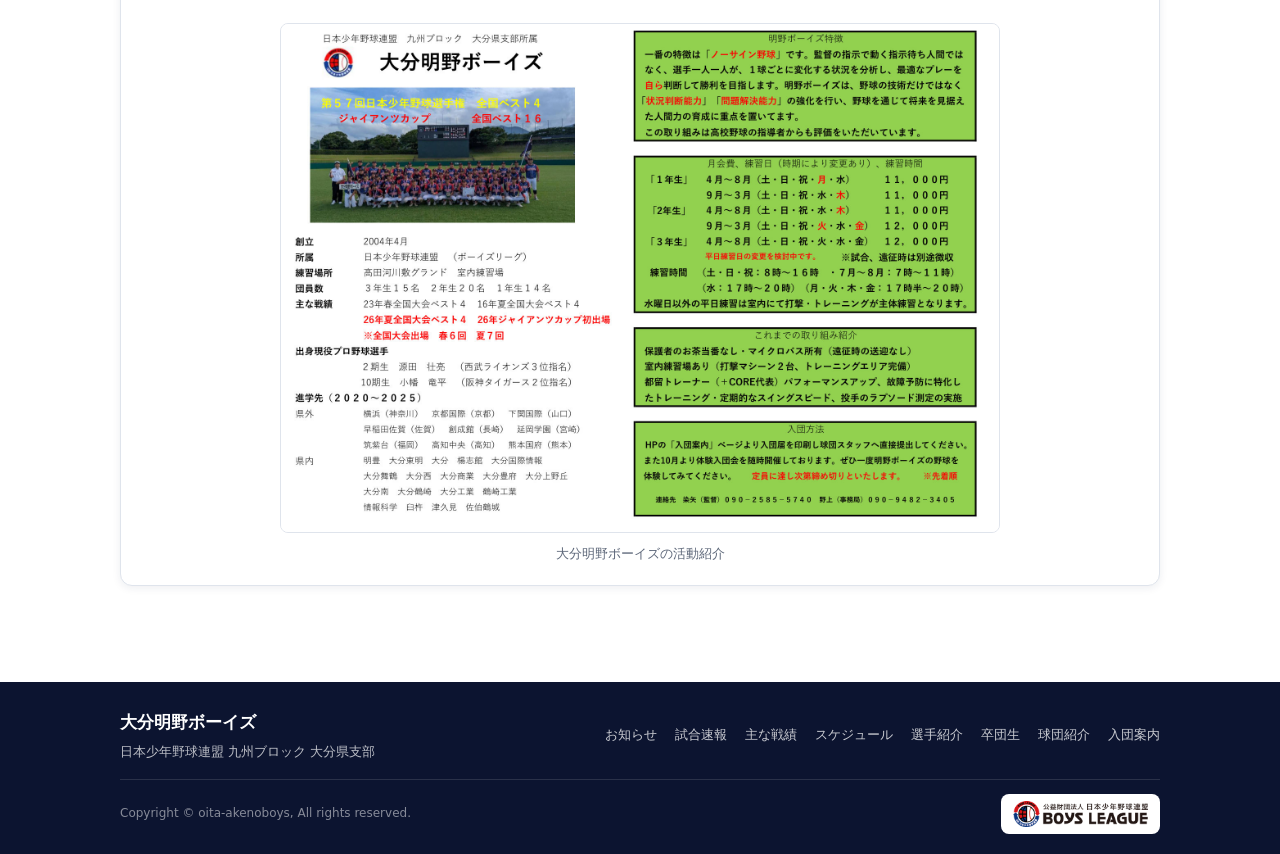
<file: information.html>
<!DOCTYPE html>
<html lang="ja">
<head>
<meta charset="UTF-8">
<meta name="viewport" content="width=device-width, initial-scale=1">
<!-- 読み込みを許す先をここで制限しています。
     外部のサービスを足すときは、その行き先をここにも書き足してください。
     （書き足さないと、そのサービスは動きません）-->
<meta http-equiv="Content-Security-Policy" content="default-src 'self'; base-uri 'self'; object-src 'none'; form-action 'none'; script-src 'self' https://www.googletagmanager.com; style-src 'self' 'unsafe-inline'; img-src 'self' data: https://*.googletagmanager.com https://*.google-analytics.com; font-src 'self'; connect-src 'self' https://*.googletagmanager.com https://*.google-analytics.com https://*.analytics.google.com; frame-src https://calendar.google.com; upgrade-insecure-requests">
<meta name="referrer" content="strict-origin-when-cross-origin">
<!-- Google tag (gtag.js) -->
<script src="assets/ga.js"></script>
<script async src="https://www.googletagmanager.com/gtag/js?id=G-ECQSMP1XQQ"></script>
<title>お知らせ | 大分明野ボーイズ</title>
<meta name="description" content="大分明野ボーイズからのお知らせです。イベントやご案内を掲載しています。">
<link rel="canonical" href="https://oita-akenoboys.github.io/information.html">
<meta name="robots" content="index,follow,max-image-preview:large">
<meta name="theme-color" content="#16224a">
<meta property="og:type" content="article">
<meta property="og:site_name" content="大分明野ボーイズ">
<meta property="og:locale" content="ja_JP">
<meta property="og:title" content="お知らせ | 大分明野ボーイズ">
<meta property="og:description" content="大分明野ボーイズから地域の皆さまへのお知らせです。入団説明会のご案内や、遠征費用へのご支援のお願いなどを掲載しています。">
<meta property="og:url" content="https://oita-akenoboys.github.io/information.html">
<meta property="og:image" content="https://oita-akenoboys.github.io/assets/og-image.jpg">
<meta property="og:image:width" content="1200">
<meta property="og:image:height" content="630">
<meta property="og:image:alt" content="大分明野ボーイズ">
<meta name="twitter:card" content="summary_large_image">
<link rel="icon" href="assets/favicon.svg" type="image/svg+xml">
<link rel="apple-touch-icon" href="assets/apple-touch-icon.png">
<link rel="stylesheet" href="assets/style.css">
<script type="application/ld+json">
{
  "@context": "https://schema.org",
  "@type": "BreadcrumbList",
  "itemListElement": [
    {
      "@type": "ListItem",
      "position": 1,
      "name": "HOME",
      "item": "https://oita-akenoboys.github.io/"
    },
    {
      "@type": "ListItem",
      "position": 2,
      "name": "お知らせ",
      "item": "https://oita-akenoboys.github.io/information.html"
    }
  ]
}
</script>
</head>
<body>

<header class="header">
  <div class="wrap header__inner">
    <a class="logo" href="index.html">
      <img class="logo__icon" src="assets/logo-mark.png" width="217" height="140" alt="">
      <span class="logo__text">
        <span class="logo__mark">大分明野ボーイズ</span>
        <span class="logo__sub">OITA AKENO BOYS</span>
      </span>
    </a>
    <div class="header__right">
      <nav class="nav" id="nav">
      <ul class="nav__list">
        <li><a class="nav__link" href="information.html" aria-current="page">お知らせ</a></li>
        <li><a class="nav__link" href="live.html">試合速報</a></li>
        <li><a class="nav__link" href="results.html">主な戦績</a></li>
        <li><a class="nav__link" href="schedule.html">スケジュール</a></li>
        <li><a class="nav__link" href="players.html">選手紹介</a></li>
        <li><a class="nav__link" href="graduates.html">卒団生</a></li>
        <li><a class="nav__link" href="club.html">球団紹介</a></li>
        <li><a class="nav__link" href="join.html">入団案内</a></li>
      </ul>
      </nav>
      <a class="social" href="https://www.instagram.com/oita_akenoboys/" target="_blank" rel="noopener noreferrer" aria-label="Instagram（大分明野ボーイズ）">
        <img src="assets/instagram-icon.svg" width="40" height="40" alt="" loading="lazy">
      </a>
      <button class="nav__toggle" type="button" aria-expanded="false" aria-controls="nav" aria-label="メニューを開く">
        <span></span>
      </button>
    </div>
  </div>
</header>

<main>

  <section class="pagehead">
    <div class="wrap pagehead__inner">
      <nav class="crumb" aria-label="現在の位置"><a href="index.html">HOME</a><span class="crumb__sep" aria-hidden="true">›</span><span class="crumb__now" aria-current="page">お知らせ</span></nav>
      <h1 class="pagehead__title"><span class="pagehead__en">Information</span>お知らせ</h1>
      <p class="pagehead__lead">大分明野ボーイズからのお知らせを掲載します。</p>
    </div>
  </section>

  <section class="section">
    <div class="wrap">
      <div id="js-information">
        <p class="loading">読み込み中…</p>
      </div>
    </div>
  </section>

  <noscript>
    <div class="wrap" style="padding-bottom:40px">
      <p class="note">
        このページの表示には JavaScript を使用しています。
        ブラウザの設定で JavaScript を有効にしてご覧ください。
      </p>
    </div>
  </noscript>

</main>

<footer class="footer">
  <div class="wrap footer__inner">
    <div class="footer__brand">
      <div>
        <p class="footer__name">大分明野ボーイズ</p>
        <p style="margin:0">日本少年野球連盟 九州ブロック 大分県支部</p>
      </div>
    </div>
    <ul class="footer__nav">
      <li><a href="information.html">お知らせ</a></li>
      <li><a href="live.html">試合速報</a></li>
      <li><a href="results.html">主な戦績</a></li>
      <li><a href="schedule.html">スケジュール</a></li>
      <li><a href="players.html">選手紹介</a></li>
      <li><a href="graduates.html">卒団生</a></li>
      <li><a href="club.html">球団紹介</a></li>
      <li><a href="join.html">入団案内</a></li>
    </ul>
    <div class="footer__bottom">
      <p class="footer__copy">Copyright &copy; oita-akenoboys, All rights reserved.</p>
      <a class="footer__badgelink" href="https://boys-oita.com/" target="_blank" rel="noopener noreferrer">
        <img class="footer__badge" src="assets/boyslogo.png" width="390" height="75" alt="ボーイズリーグ大分県支部のサイト（別タブで開きます）" loading="lazy">
      </a>
    </div>
  </div>
</footer>

<script src="assets/site.js"></script>
</body>
</html>
</file>
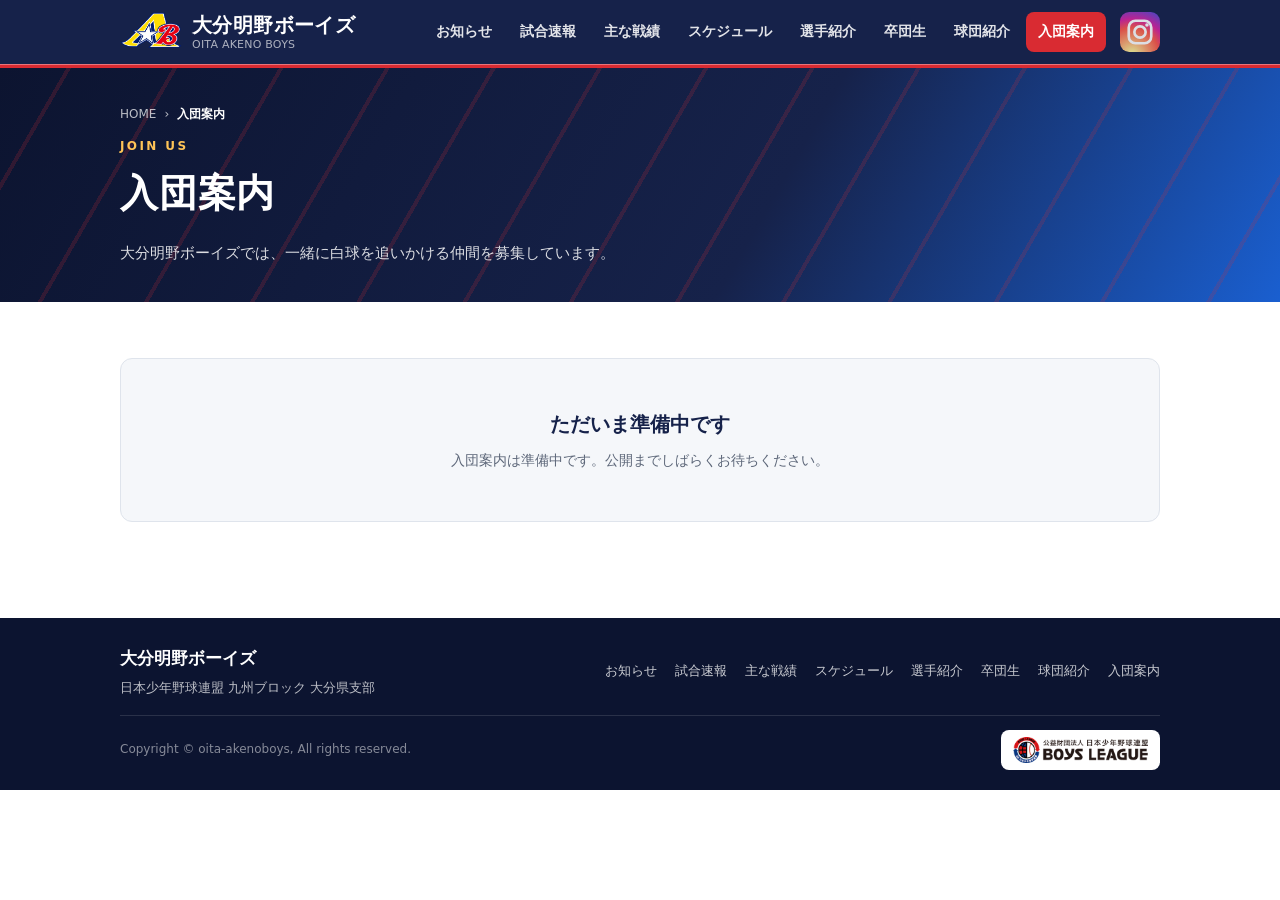
<file: join.html>
<!DOCTYPE html>
<html lang="ja">
<head>
<meta charset="UTF-8">
<meta name="viewport" content="width=device-width, initial-scale=1">
<!-- 読み込みを許す先をここで制限しています。
     外部のサービスを足すときは、その行き先をここにも書き足してください。
     （書き足さないと、そのサービスは動きません）-->
<meta http-equiv="Content-Security-Policy" content="default-src 'self'; base-uri 'self'; object-src 'none'; form-action 'none'; script-src 'self' https://www.googletagmanager.com; style-src 'self' 'unsafe-inline'; img-src 'self' data: https://*.googletagmanager.com https://*.google-analytics.com; font-src 'self'; connect-src 'self' https://*.googletagmanager.com https://*.google-analytics.com https://*.analytics.google.com; frame-src https://calendar.google.com; upgrade-insecure-requests">
<meta name="referrer" content="strict-origin-when-cross-origin">
<!-- Google tag (gtag.js) -->
<script src="assets/ga.js"></script>
<script async src="https://www.googletagmanager.com/gtag/js?id=G-ECQSMP1XQQ"></script>
<title>入団案内 | 大分明野ボーイズ</title>
<meta name="description" content="大分明野ボーイズの入団案内。練習体験会の日程、体験のお申し込み方法、お問い合わせ先、入団申込書をご案内します。">
<link rel="canonical" href="https://oita-akenoboys.github.io/join.html">
<meta name="robots" content="index,follow,max-image-preview:large">
<meta name="theme-color" content="#16224a">
<meta property="og:type" content="article">
<meta property="og:site_name" content="大分明野ボーイズ">
<meta property="og:locale" content="ja_JP">
<meta property="og:title" content="入団案内 | 大分明野ボーイズ">
<meta property="og:description" content="大分明野ボーイズの入団案内。練習体験会の日程、体験のお申し込み方法、お問い合わせ先、入団申込書をご案内します。">
<meta property="og:url" content="https://oita-akenoboys.github.io/join.html">
<meta property="og:image" content="https://oita-akenoboys.github.io/assets/og-image.jpg">
<meta property="og:image:width" content="1200">
<meta property="og:image:height" content="630">
<meta property="og:image:alt" content="大分明野ボーイズ">
<meta name="twitter:card" content="summary_large_image">
<link rel="icon" href="assets/favicon.svg" type="image/svg+xml">
<link rel="apple-touch-icon" href="assets/apple-touch-icon.png">
<link rel="stylesheet" href="assets/style.css">
<script type="application/ld+json">
{
  "@context": "https://schema.org",
  "@type": "BreadcrumbList",
  "itemListElement": [
    {
      "@type": "ListItem",
      "position": 1,
      "name": "HOME",
      "item": "https://oita-akenoboys.github.io/"
    },
    {
      "@type": "ListItem",
      "position": 2,
      "name": "入団案内",
      "item": "https://oita-akenoboys.github.io/join.html"
    }
  ]
}
</script>
</head>
<body>

<header class="header">
  <div class="wrap header__inner">
    <a class="logo" href="index.html">
      <img class="logo__icon" src="assets/logo-mark.png" width="217" height="140" alt="">
      <span class="logo__text">
        <span class="logo__mark">大分明野ボーイズ</span>
        <span class="logo__sub">OITA AKENO BOYS</span>
      </span>
    </a>
    <div class="header__right">
      <nav class="nav" id="nav">
      <ul class="nav__list">
        <li><a class="nav__link" href="information.html">お知らせ</a></li>
        <li><a class="nav__link" href="live.html">試合速報</a></li>
        <li><a class="nav__link" href="results.html">主な戦績</a></li>
        <li><a class="nav__link" href="schedule.html">スケジュール</a></li>
        <li><a class="nav__link" href="players.html">選手紹介</a></li>
        <li><a class="nav__link" href="graduates.html">卒団生</a></li>
        <li><a class="nav__link" href="club.html">球団紹介</a></li>
        <li><a class="nav__link" href="join.html" aria-current="page">入団案内</a></li>
      </ul>
      </nav>
      <a class="social" href="https://www.instagram.com/oita_akenoboys/" target="_blank" rel="noopener noreferrer" aria-label="Instagram（大分明野ボーイズ）">
        <img src="assets/instagram-icon.svg" width="40" height="40" alt="" loading="lazy">
      </a>
      <button class="nav__toggle" type="button" aria-expanded="false" aria-controls="nav" aria-label="メニューを開く">
        <span></span>
      </button>
    </div>
  </div>
</header>

<main>

  <section class="pagehead">
    <div class="wrap pagehead__inner">
      <nav class="crumb" aria-label="現在の位置"><a href="index.html">HOME</a><span class="crumb__sep" aria-hidden="true">›</span><span class="crumb__now" aria-current="page">入団案内</span></nav>
      <h1 class="pagehead__title"><span class="pagehead__en">Join Us</span>入団案内</h1>
      <p class="pagehead__lead">大分明野ボーイズでは、一緒に白球を追いかける仲間を募集しています。</p>
    </div>
  </section>

  <section class="section">
    <div class="wrap">
      <div id="js-join">
        <p class="loading">読み込み中…</p>
      </div>
    </div>
  </section>

  <noscript>
    <div class="wrap" style="padding-bottom:40px">
      <p class="note">
        このページの表示には JavaScript を使用しています。
        ブラウザの設定で JavaScript を有効にしてご覧ください。
      </p>
    </div>
  </noscript>

</main>

<footer class="footer">
  <div class="wrap footer__inner">
    <div class="footer__brand">
      <div>
        <p class="footer__name">大分明野ボーイズ</p>
        <p style="margin:0">日本少年野球連盟 九州ブロック 大分県支部</p>
      </div>
    </div>
    <ul class="footer__nav">
      <li><a href="information.html">お知らせ</a></li>
      <li><a href="live.html">試合速報</a></li>
      <li><a href="results.html">主な戦績</a></li>
      <li><a href="schedule.html">スケジュール</a></li>
      <li><a href="players.html">選手紹介</a></li>
      <li><a href="graduates.html">卒団生</a></li>
      <li><a href="club.html">球団紹介</a></li>
      <li><a href="join.html">入団案内</a></li>
    </ul>
    <div class="footer__bottom">
      <p class="footer__copy">Copyright &copy; oita-akenoboys, All rights reserved.</p>
      <a class="footer__badgelink" href="https://boys-oita.com/" target="_blank" rel="noopener noreferrer">
        <img class="footer__badge" src="assets/boyslogo.png" width="390" height="75" alt="ボーイズリーグ大分県支部のサイト（別タブで開きます）" loading="lazy">
      </a>
    </div>
  </div>
</footer>

<script src="assets/site.js"></script>
</body>
</html>
</file>
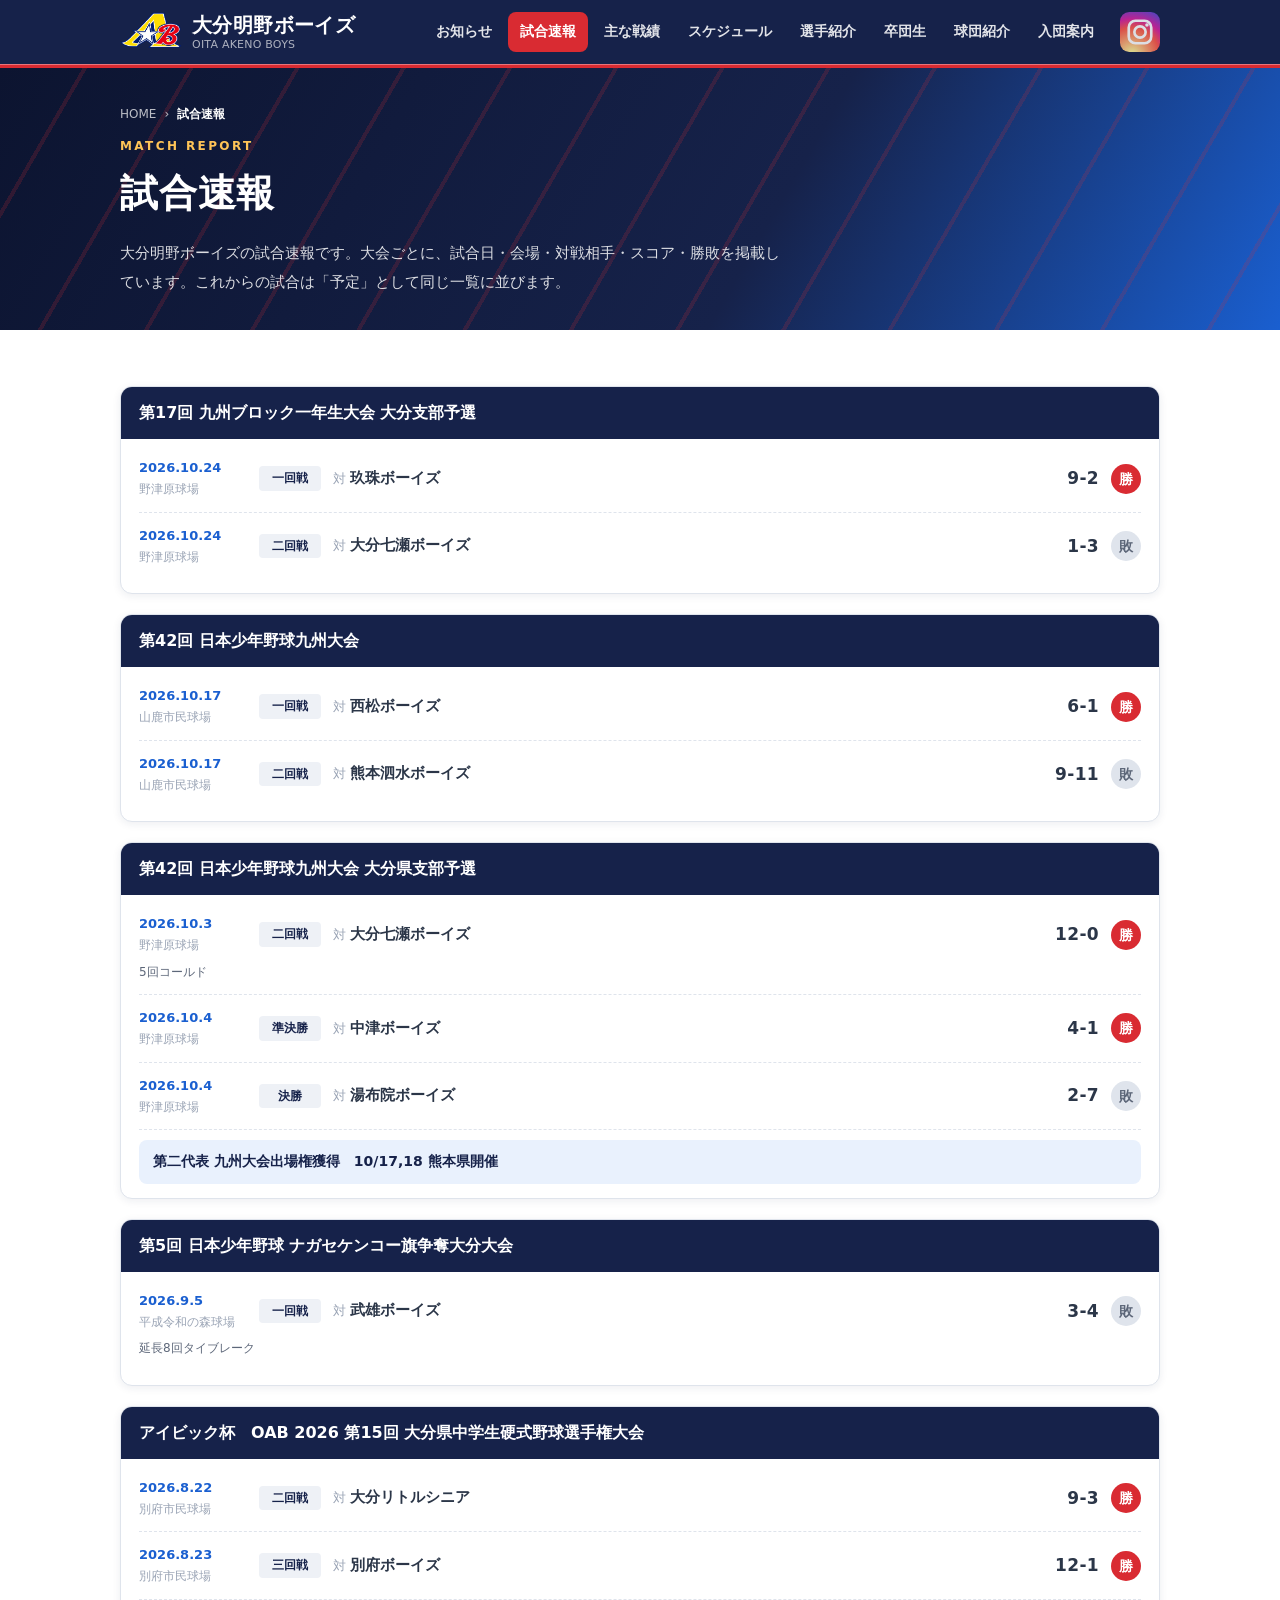
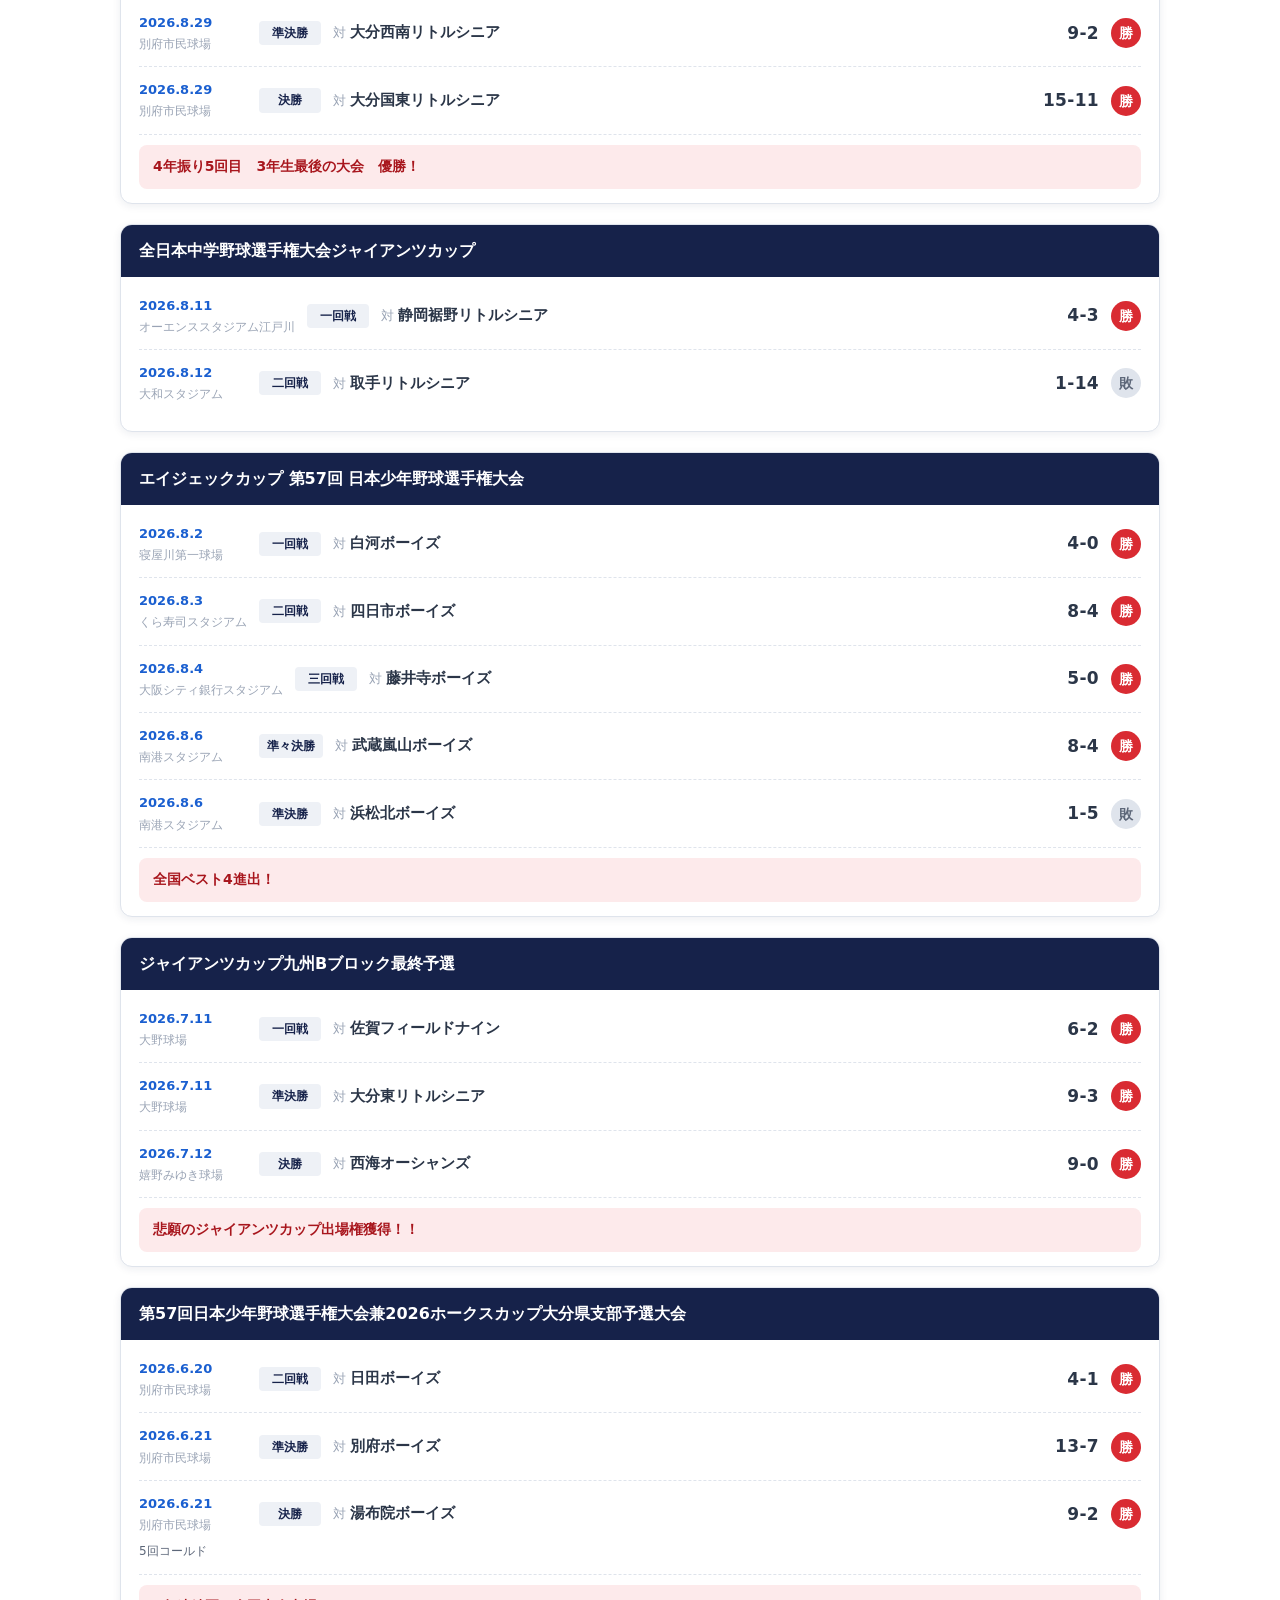
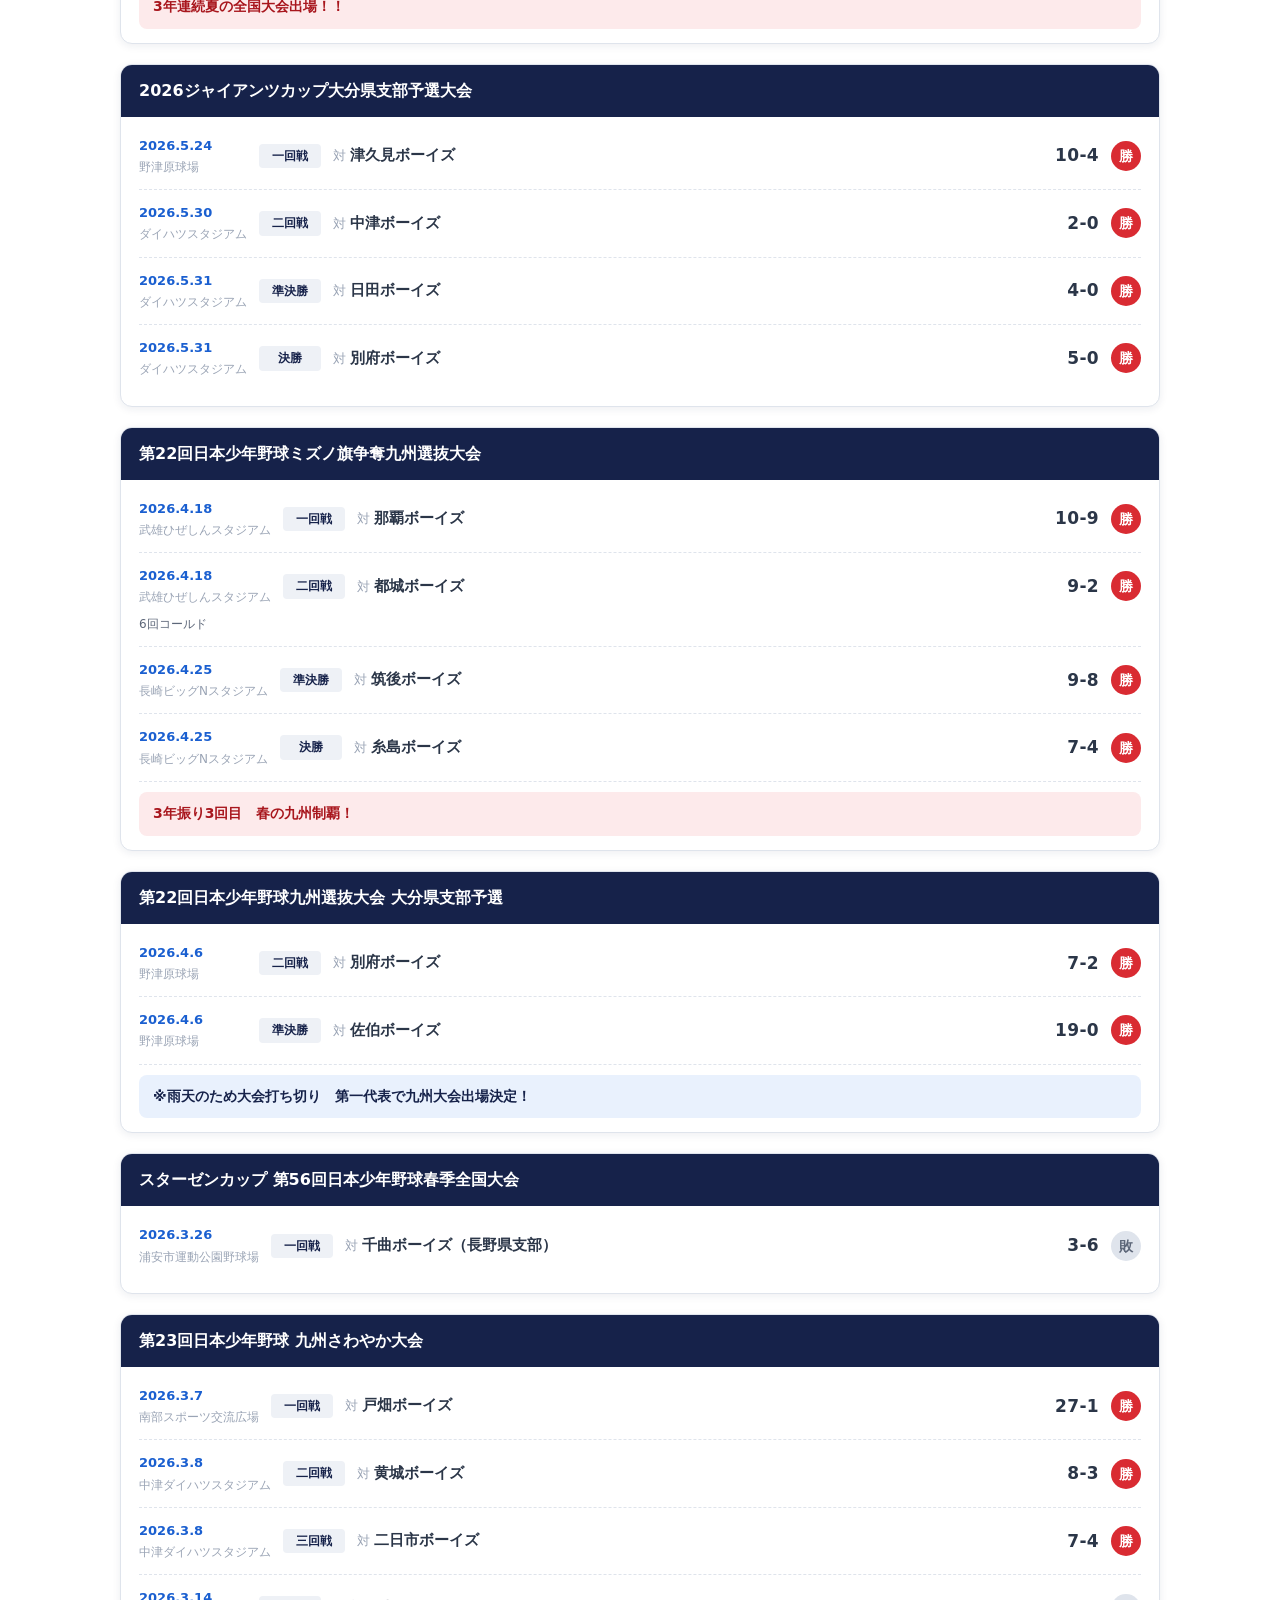
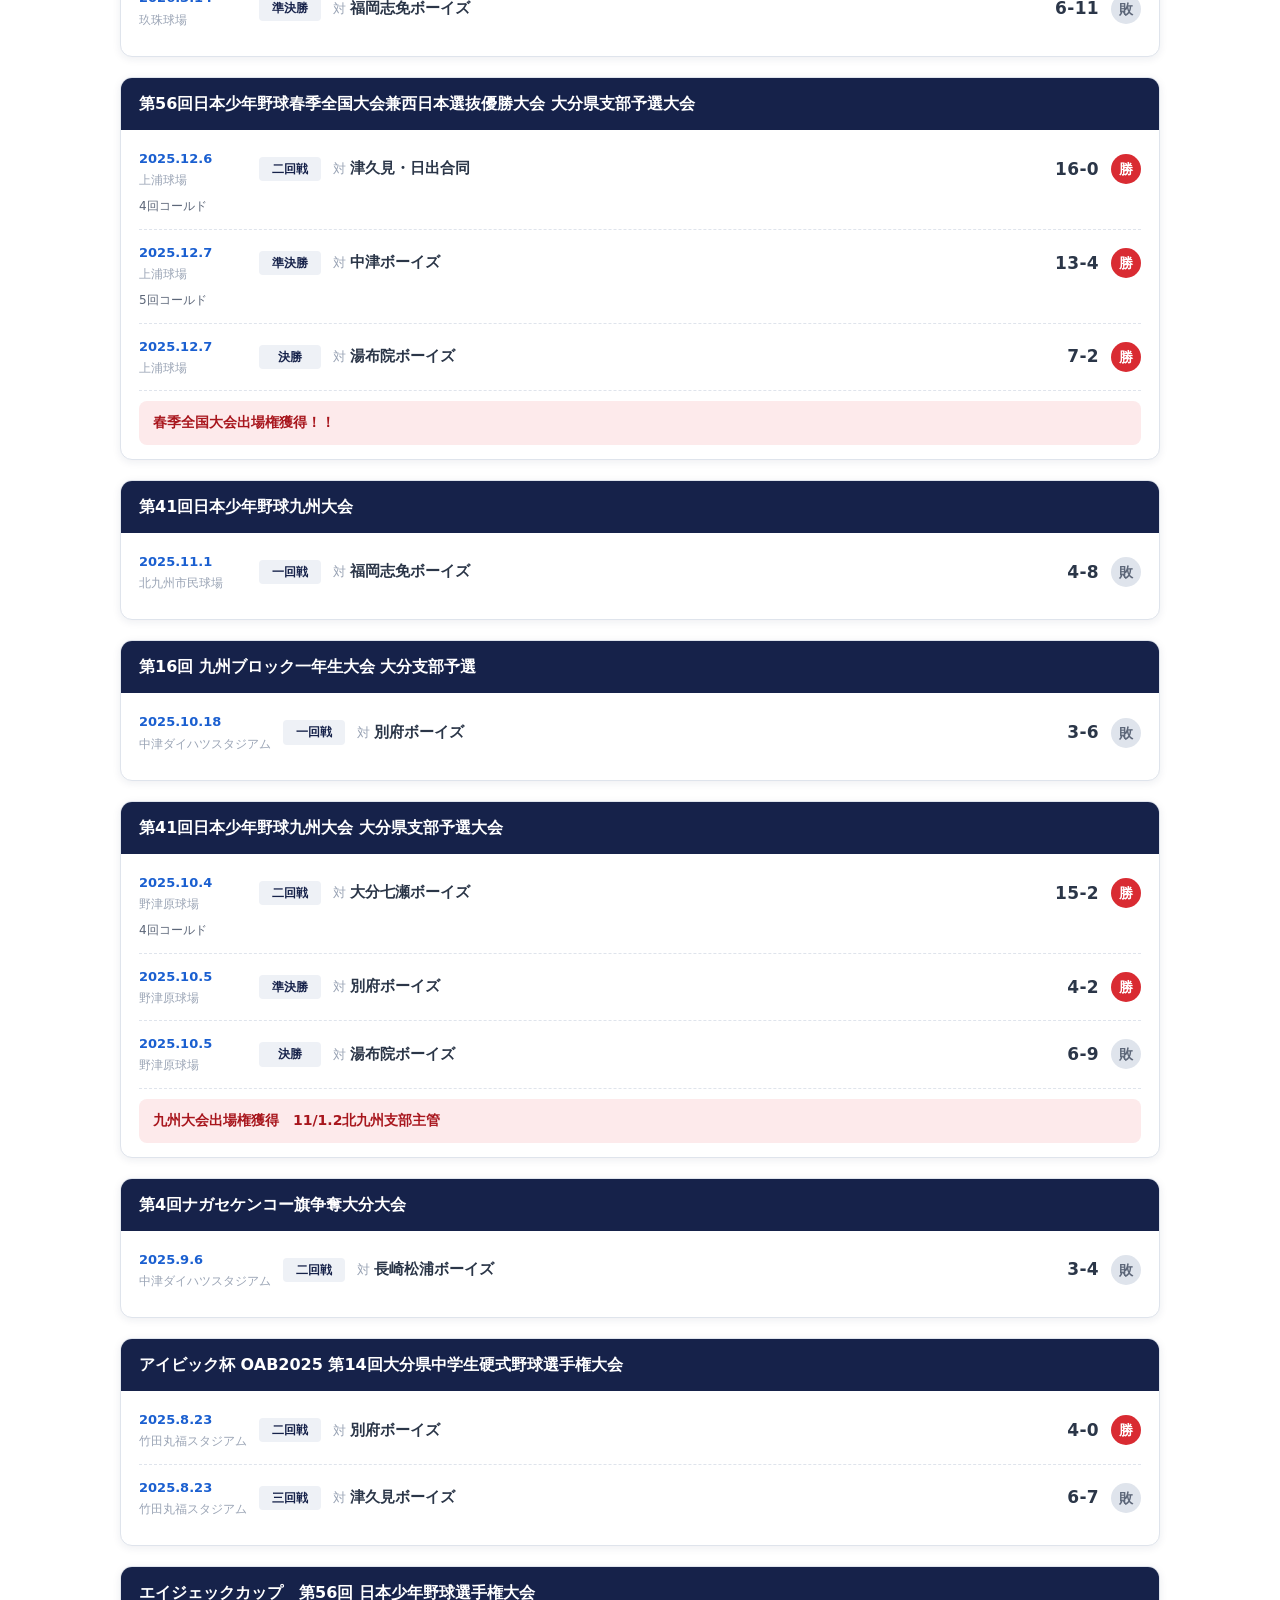
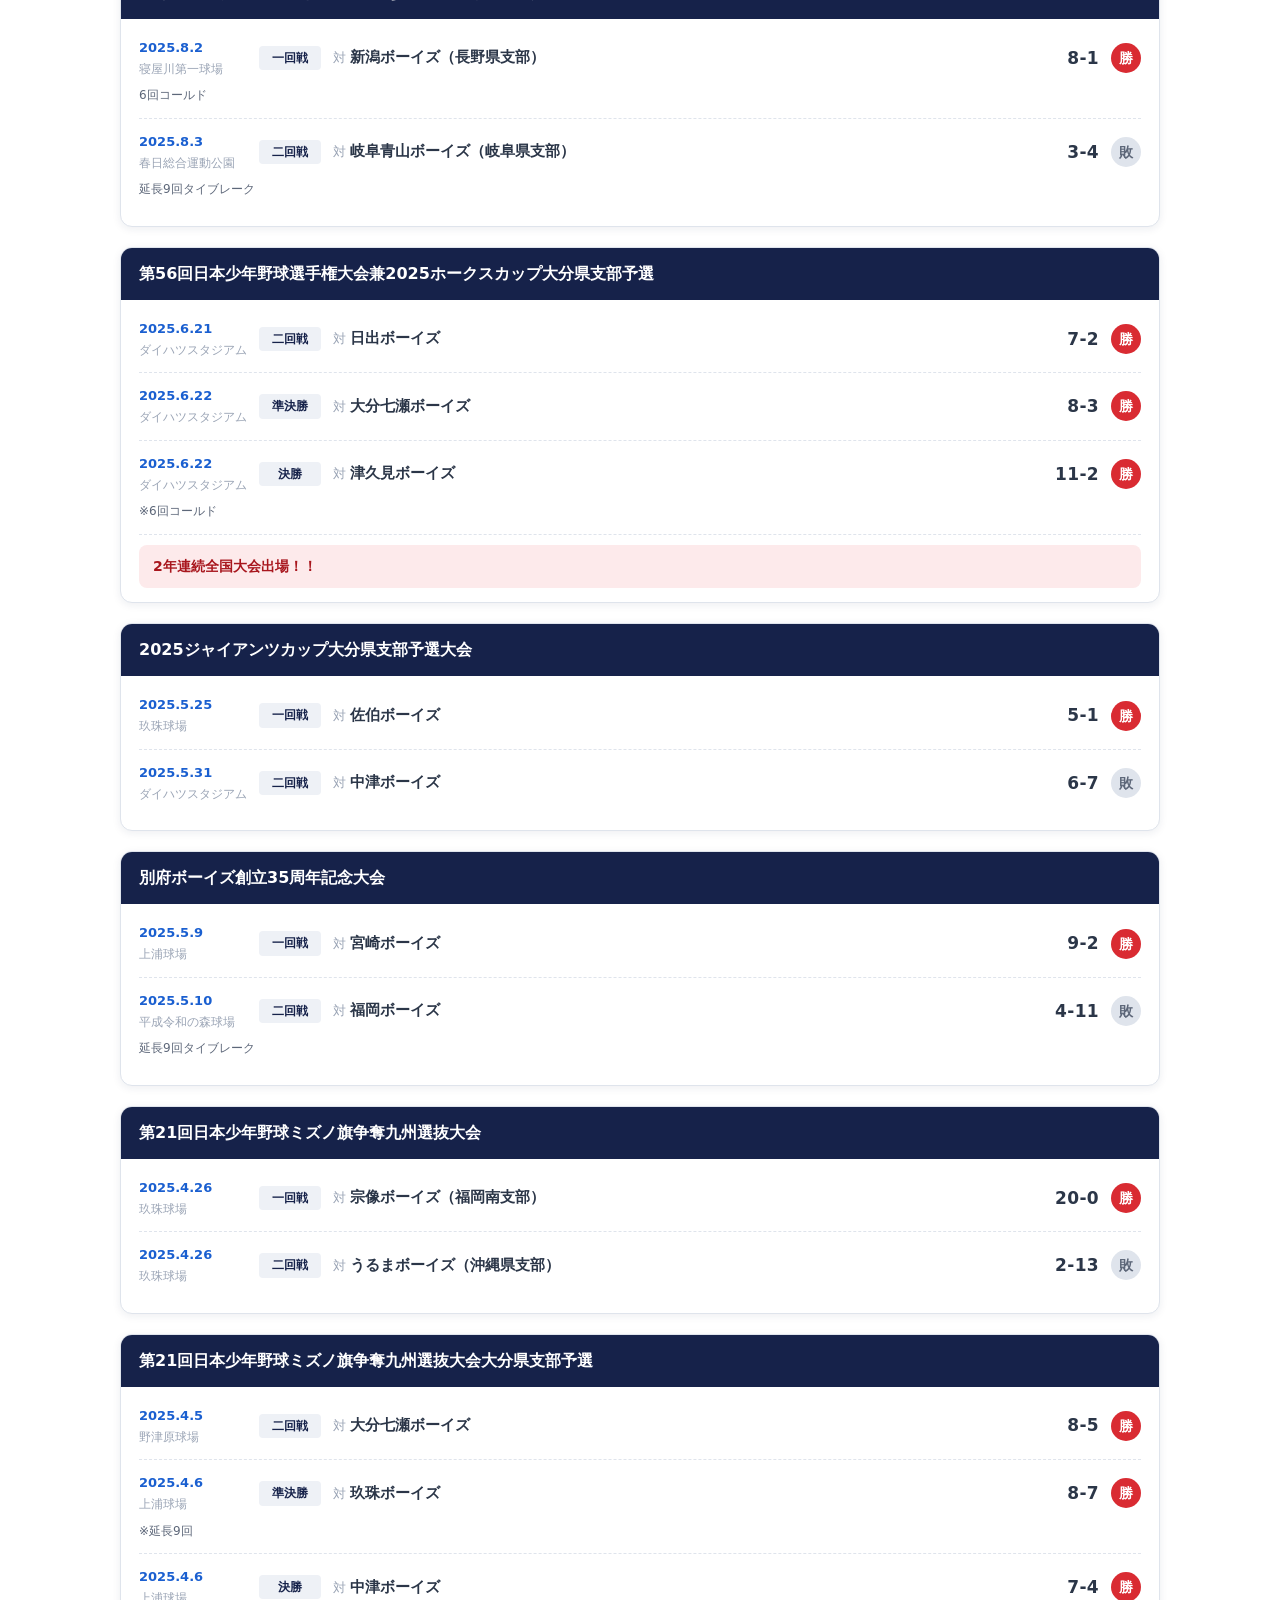
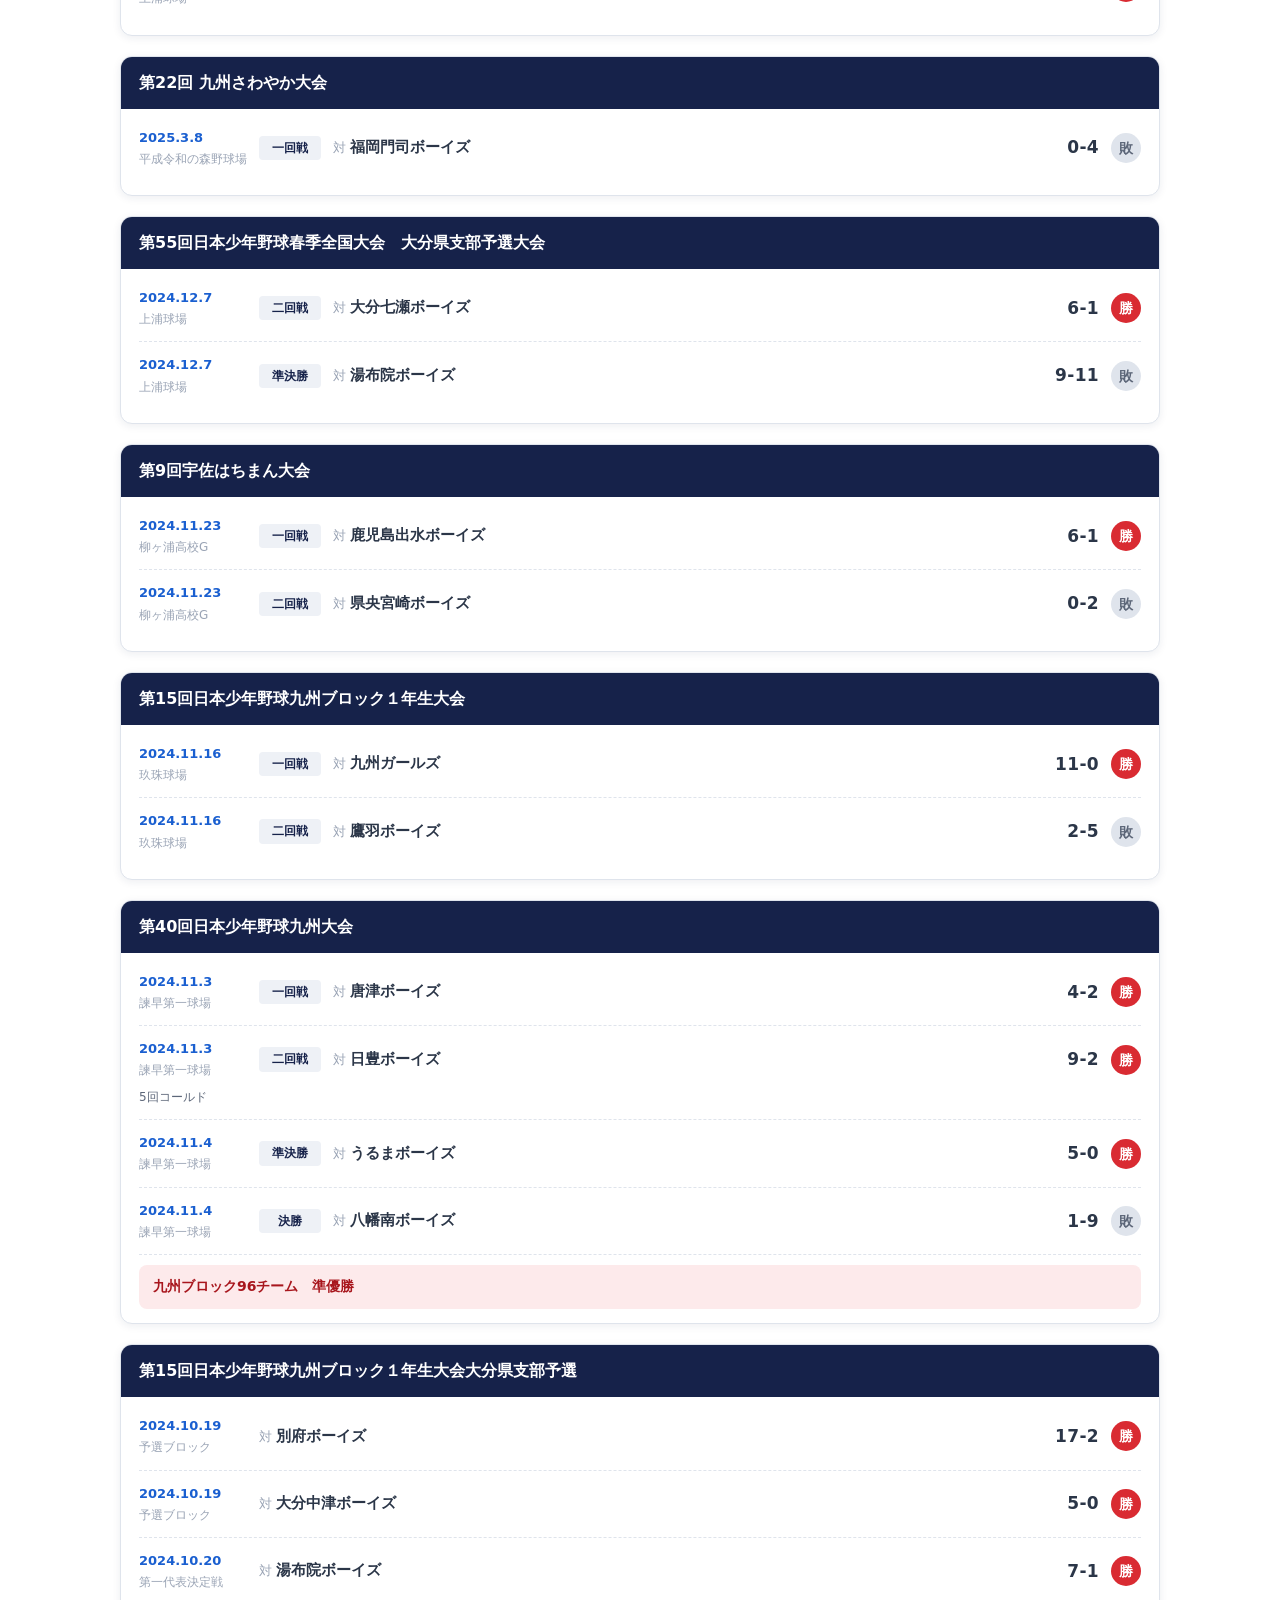
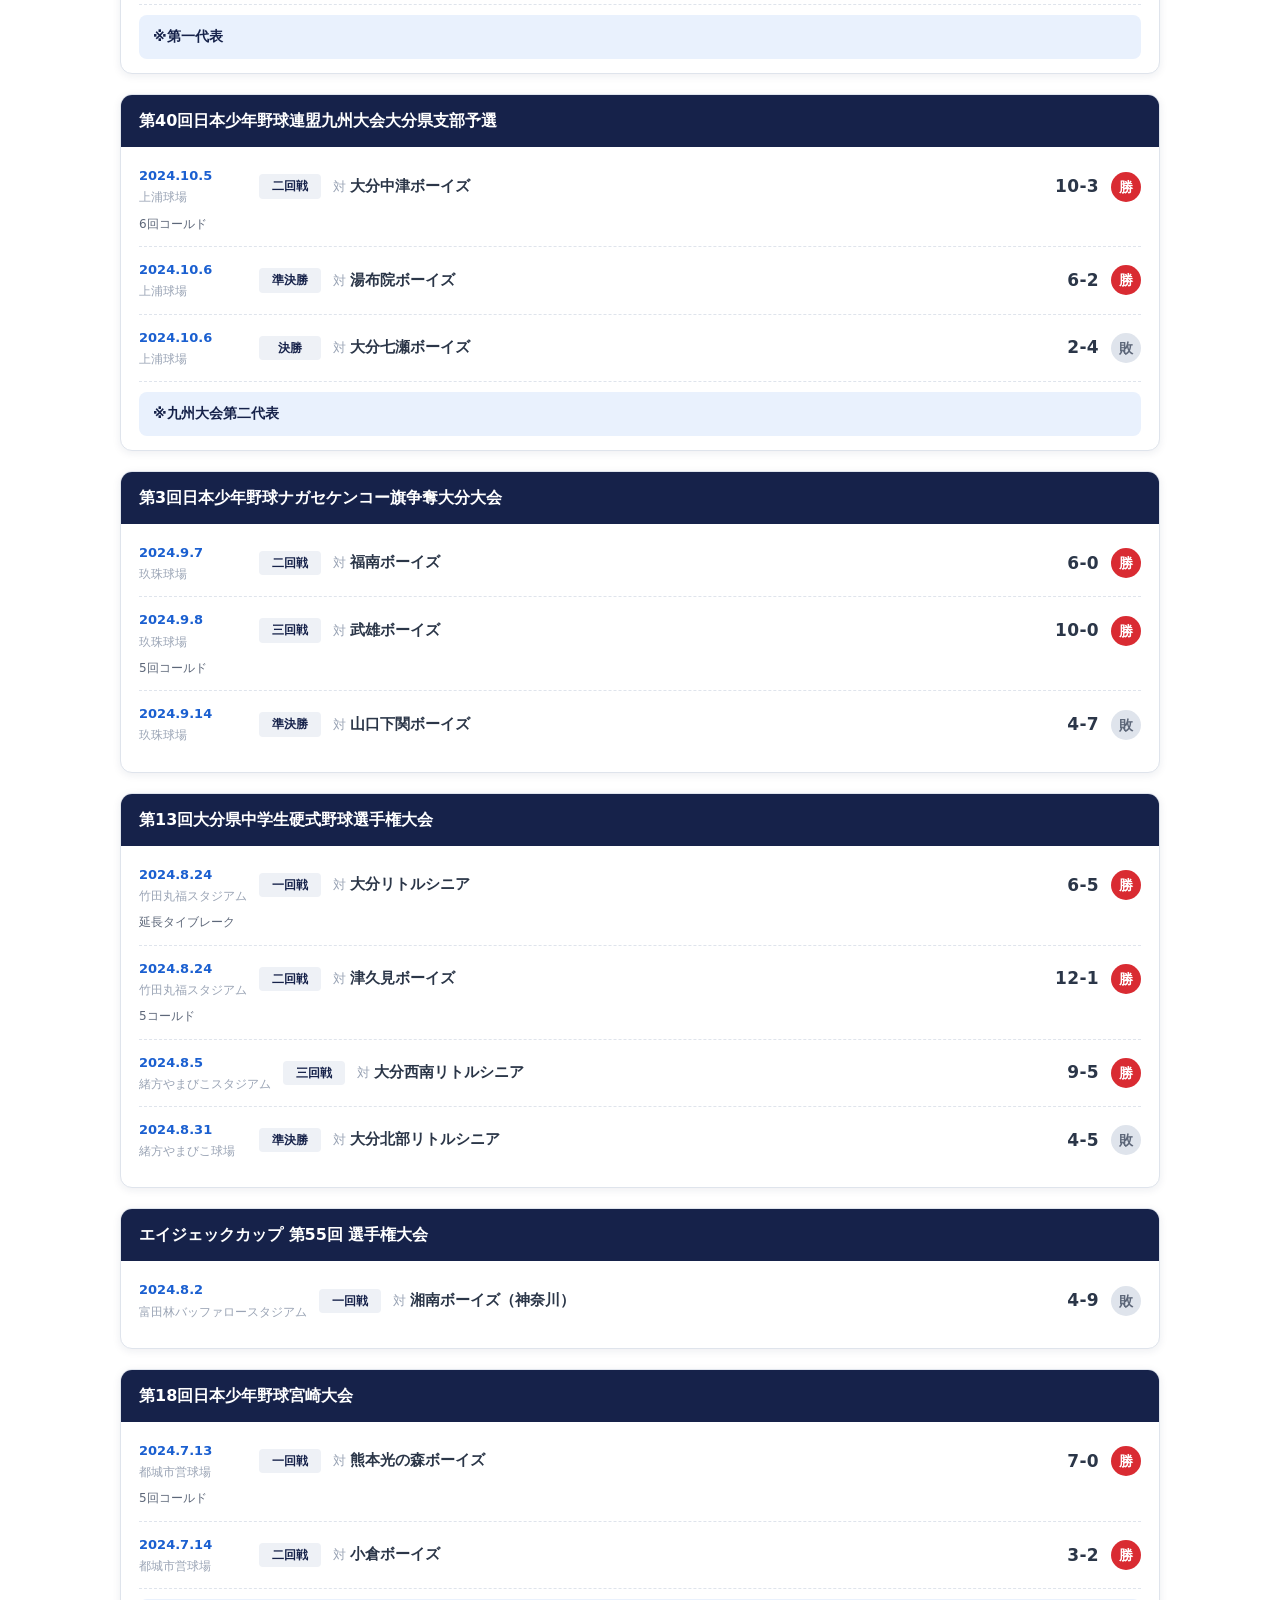
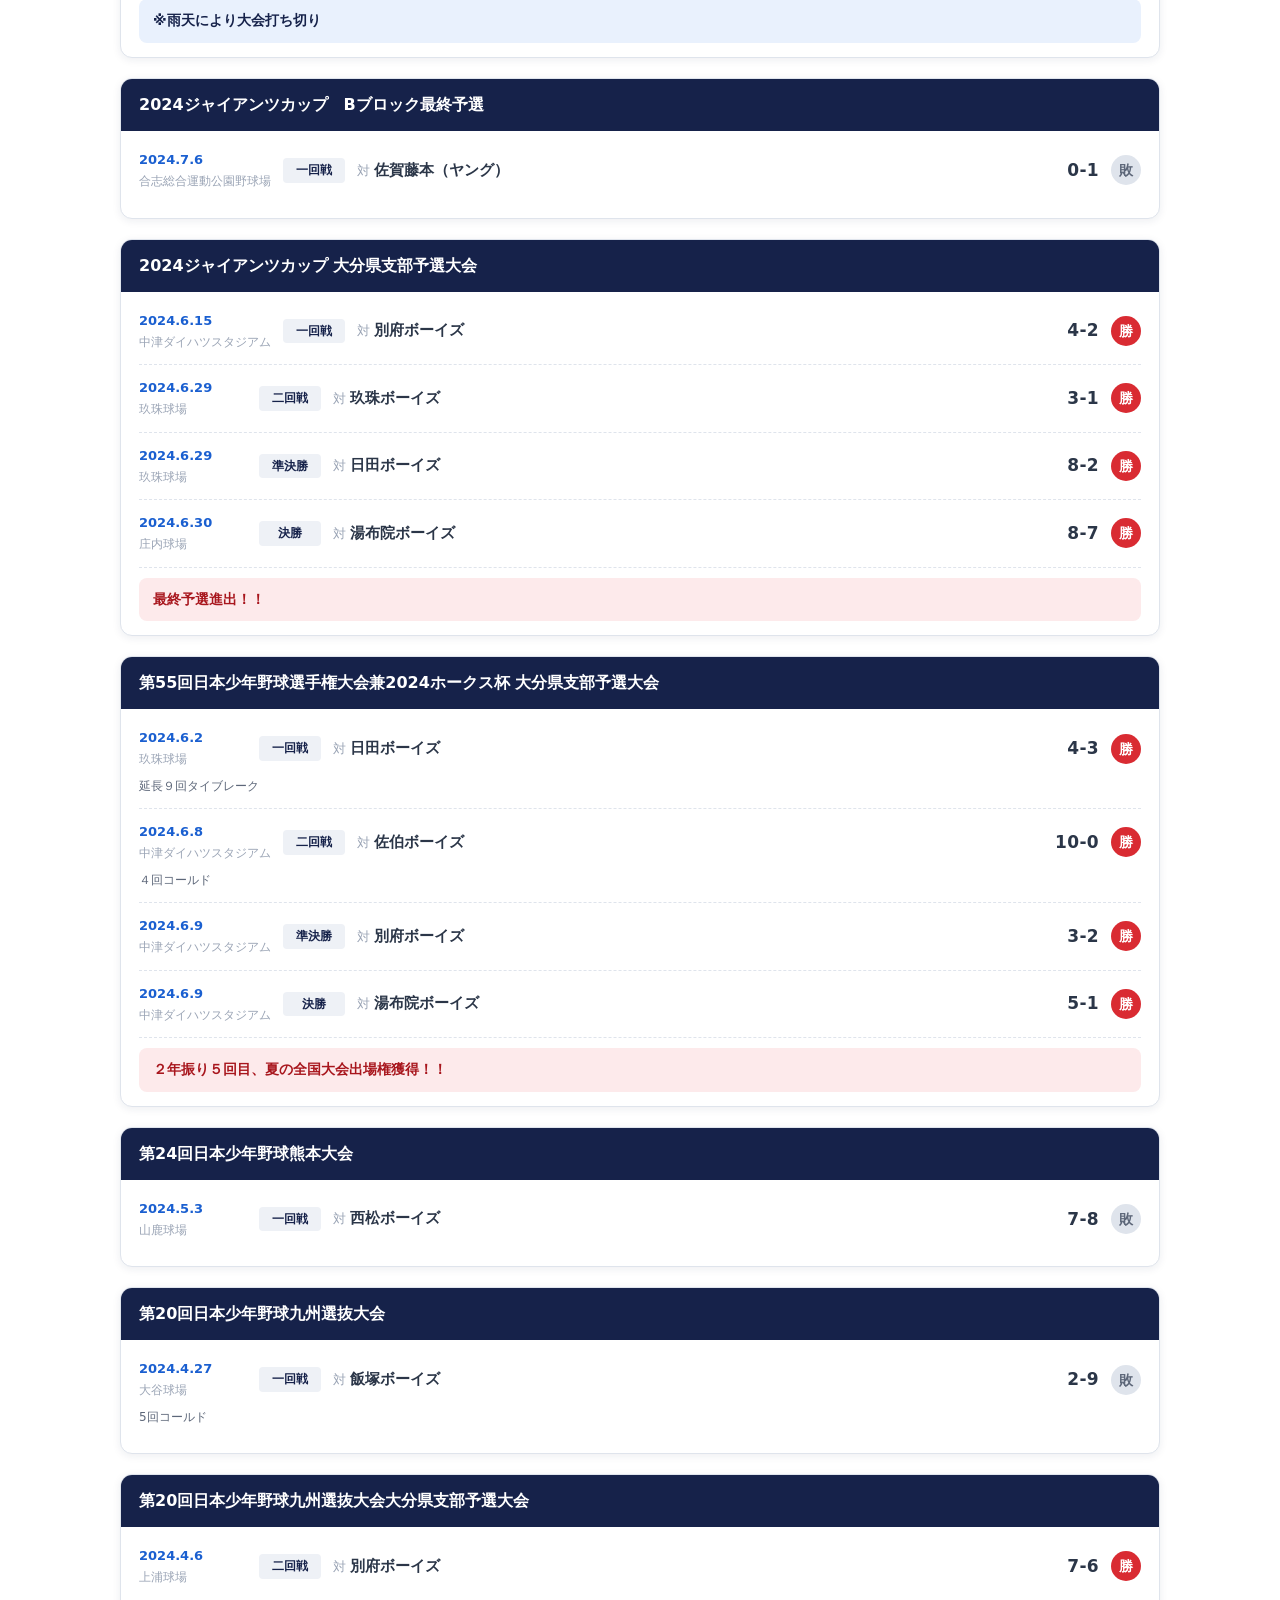
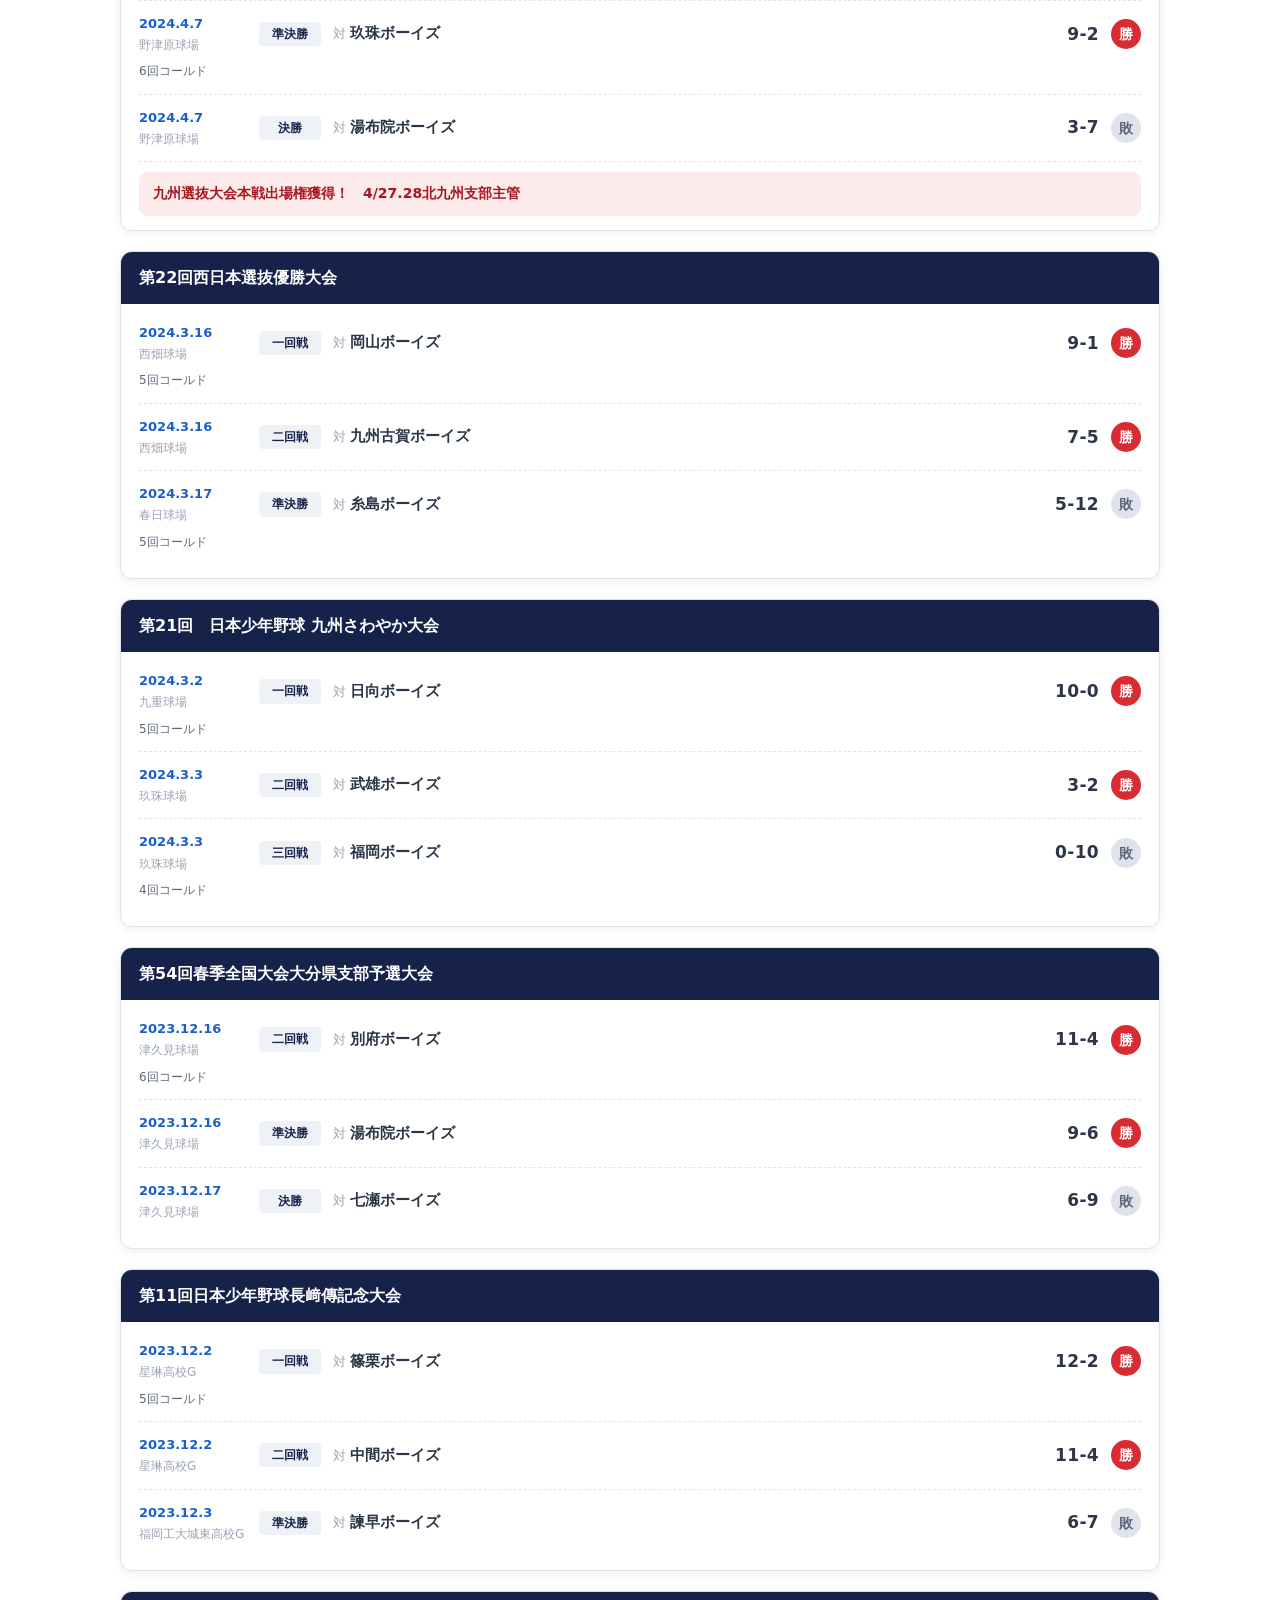
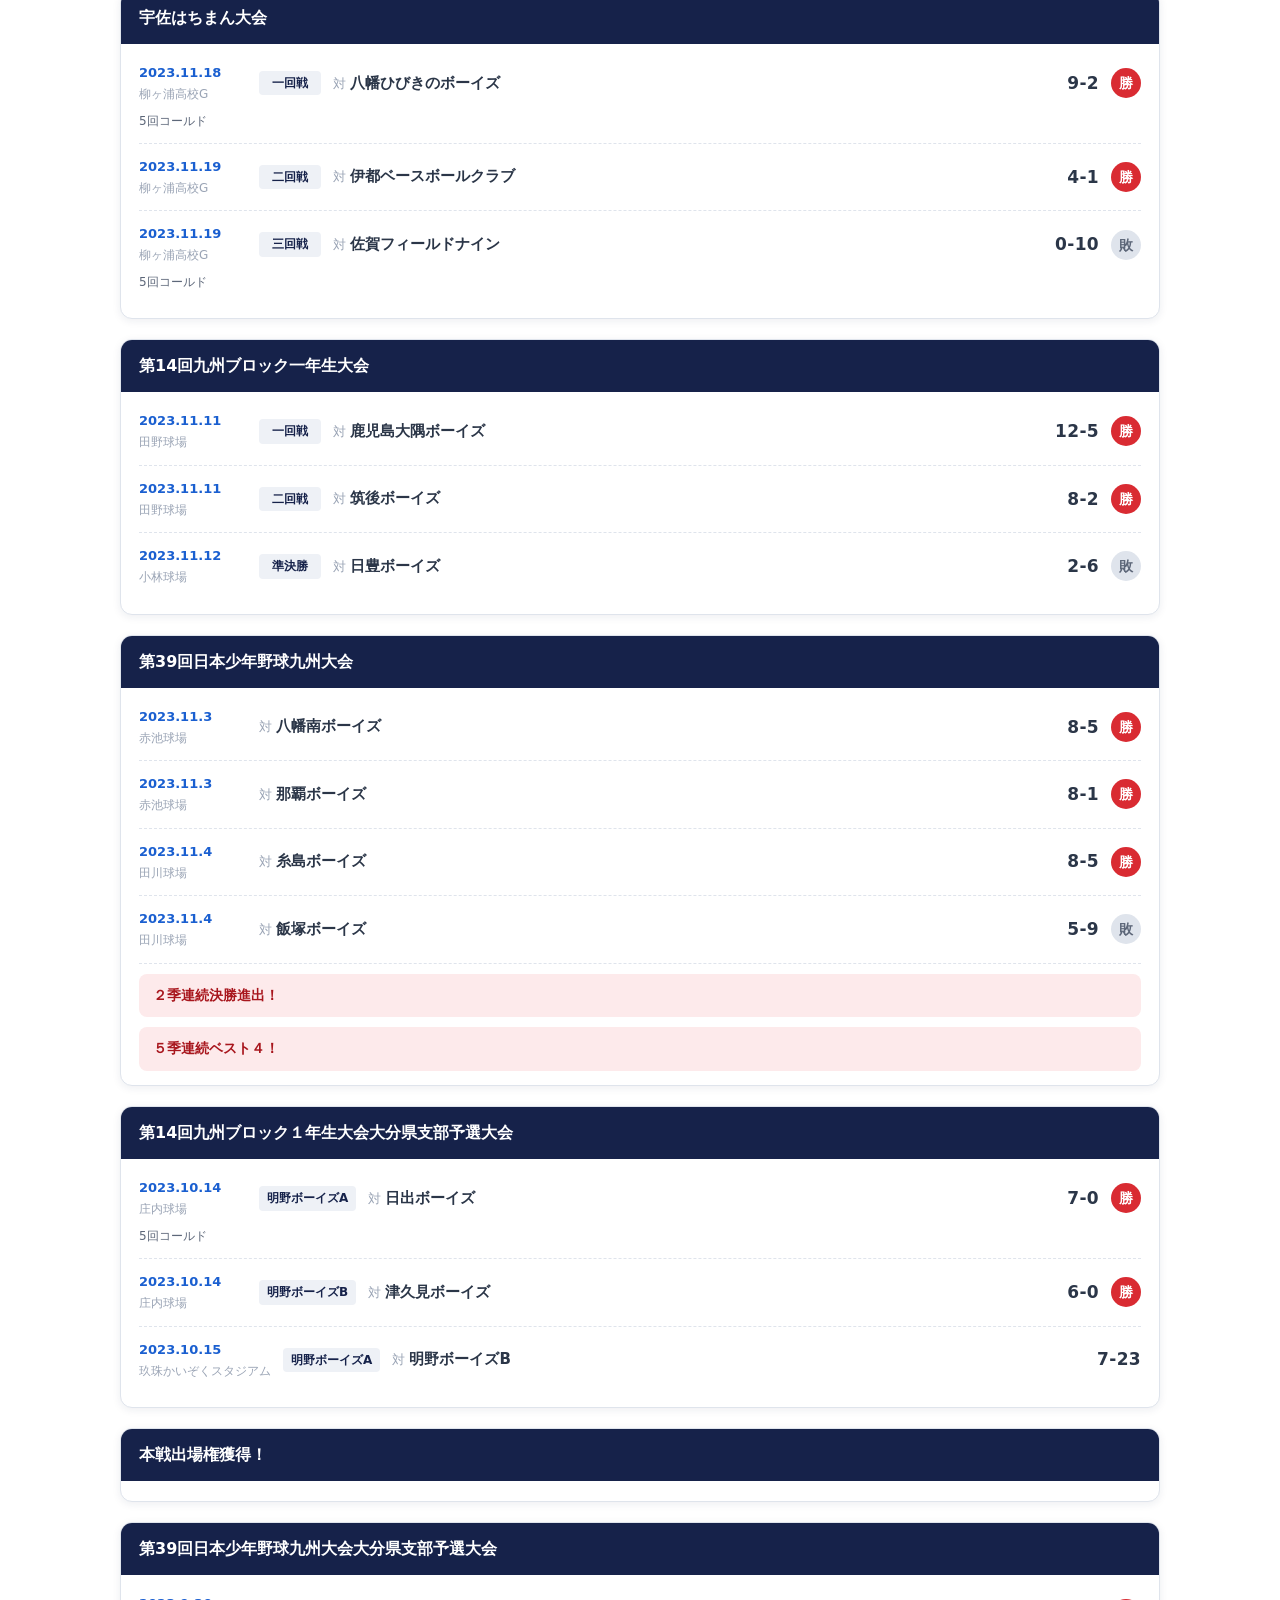
<file: live.html>
<!DOCTYPE html>
<html lang="ja">
<head>
<meta charset="UTF-8">
<meta name="viewport" content="width=device-width, initial-scale=1">
<!-- 読み込みを許す先をここで制限しています。
     外部のサービスを足すときは、その行き先をここにも書き足してください。
     （書き足さないと、そのサービスは動きません）-->
<meta http-equiv="Content-Security-Policy" content="default-src 'self'; base-uri 'self'; object-src 'none'; form-action 'none'; script-src 'self' https://www.googletagmanager.com; style-src 'self' 'unsafe-inline'; img-src 'self' data: https://*.googletagmanager.com https://*.google-analytics.com; font-src 'self'; connect-src 'self' https://*.googletagmanager.com https://*.google-analytics.com https://*.analytics.google.com; frame-src https://calendar.google.com; upgrade-insecure-requests">
<meta name="referrer" content="strict-origin-when-cross-origin">
<!-- Google tag (gtag.js) -->
<script src="assets/ga.js"></script>
<script async src="https://www.googletagmanager.com/gtag/js?id=G-ECQSMP1XQQ"></script>
<title>試合速報・試合結果 | 大分明野ボーイズ</title>
<meta name="description" content="大分明野ボーイズの試合速報。大会ごとに、試合日・会場・対戦相手・スコア・勝敗を掲載しています。大分市の中学硬式野球チームの最新の試合結果はこちら。">
<link rel="canonical" href="https://oita-akenoboys.github.io/live.html">
<meta name="robots" content="index,follow,max-image-preview:large">
<meta name="theme-color" content="#16224a">
<meta property="og:type" content="article">
<meta property="og:site_name" content="大分明野ボーイズ">
<meta property="og:locale" content="ja_JP">
<meta property="og:title" content="試合速報・試合結果 | 大分明野ボーイズ">
<meta property="og:description" content="大分明野ボーイズの試合速報。大会ごとに、試合日・会場・対戦相手・スコア・勝敗を掲載しています。大分市の中学硬式野球チームの最新の試合結果はこちら。">
<meta property="og:url" content="https://oita-akenoboys.github.io/live.html">
<meta property="og:image" content="https://oita-akenoboys.github.io/assets/og-image.jpg">
<meta property="og:image:width" content="1200">
<meta property="og:image:height" content="630">
<meta property="og:image:alt" content="大分明野ボーイズ">
<meta name="twitter:card" content="summary_large_image">
<link rel="icon" href="assets/favicon.svg" type="image/svg+xml">
<link rel="apple-touch-icon" href="assets/apple-touch-icon.png">
<link rel="stylesheet" href="assets/style.css">
<script type="application/ld+json">
{
  "@context": "https://schema.org",
  "@type": "BreadcrumbList",
  "itemListElement": [
    {
      "@type": "ListItem",
      "position": 1,
      "name": "HOME",
      "item": "https://oita-akenoboys.github.io/"
    },
    {
      "@type": "ListItem",
      "position": 2,
      "name": "試合速報",
      "item": "https://oita-akenoboys.github.io/live.html"
    }
  ]
}
</script>
</head>
<body>

<header class="header">
  <div class="wrap header__inner">
    <a class="logo" href="index.html">
      <img class="logo__icon" src="assets/logo-mark.png" width="217" height="140" alt="">
      <span class="logo__text">
        <span class="logo__mark">大分明野ボーイズ</span>
        <span class="logo__sub">OITA AKENO BOYS</span>
      </span>
    </a>
    <div class="header__right">
      <nav class="nav" id="nav">
      <ul class="nav__list">
        <li><a class="nav__link" href="information.html">お知らせ</a></li>
        <li><a class="nav__link" href="live.html" aria-current="page">試合速報</a></li>
        <li><a class="nav__link" href="results.html">主な戦績</a></li>
        <li><a class="nav__link" href="schedule.html">スケジュール</a></li>
        <li><a class="nav__link" href="players.html">選手紹介</a></li>
        <li><a class="nav__link" href="graduates.html">卒団生</a></li>
        <li><a class="nav__link" href="club.html">球団紹介</a></li>
        <li><a class="nav__link" href="join.html">入団案内</a></li>
      </ul>
      </nav>
      <a class="social" href="https://www.instagram.com/oita_akenoboys/" target="_blank" rel="noopener noreferrer" aria-label="Instagram（大分明野ボーイズ）">
        <img src="assets/instagram-icon.svg" width="40" height="40" alt="" loading="lazy">
      </a>
      <button class="nav__toggle" type="button" aria-expanded="false" aria-controls="nav" aria-label="メニューを開く">
        <span></span>
      </button>
    </div>
  </div>
</header>

<main>

  <section class="pagehead">
    <div class="wrap pagehead__inner">
      <nav class="crumb" aria-label="現在の位置"><a href="index.html">HOME</a><span class="crumb__sep" aria-hidden="true">›</span><span class="crumb__now" aria-current="page">試合速報</span></nav>
      <h1 class="pagehead__title"><span class="pagehead__en">Match Report</span>試合速報</h1>
      <p class="pagehead__lead">大分明野ボーイズの試合速報です。大会ごとに、試合日・会場・対戦相手・スコア・勝敗を掲載しています。これからの試合は「予定」として同じ一覧に並びます。</p>
    </div>
  </section>

  <section class="section">
    <div class="wrap">
      <div id="js-live">
        <p class="loading">読み込み中…</p>
      </div>
    </div>
  </section>

  <noscript>
    <div class="wrap" style="padding-bottom:40px">
      <p class="note">
        このページの表示には JavaScript を使用しています。
        ブラウザの設定で JavaScript を有効にしてご覧ください。
      </p>
    </div>
  </noscript>

</main>

<footer class="footer">
  <div class="wrap footer__inner">
    <div class="footer__brand">
      <div>
        <p class="footer__name">大分明野ボーイズ</p>
        <p style="margin:0">日本少年野球連盟 九州ブロック 大分県支部</p>
      </div>
    </div>
    <ul class="footer__nav">
      <li><a href="information.html">お知らせ</a></li>
      <li><a href="live.html">試合速報</a></li>
      <li><a href="results.html">主な戦績</a></li>
      <li><a href="schedule.html">スケジュール</a></li>
      <li><a href="players.html">選手紹介</a></li>
      <li><a href="graduates.html">卒団生</a></li>
      <li><a href="club.html">球団紹介</a></li>
      <li><a href="join.html">入団案内</a></li>
    </ul>
    <div class="footer__bottom">
      <p class="footer__copy">Copyright &copy; oita-akenoboys, All rights reserved.</p>
      <a class="footer__badgelink" href="https://boys-oita.com/" target="_blank" rel="noopener noreferrer">
        <img class="footer__badge" src="assets/boyslogo.png" width="390" height="75" alt="ボーイズリーグ大分県支部のサイト（別タブで開きます）" loading="lazy">
      </a>
    </div>
  </div>
</footer>

<script src="assets/site.js"></script>
</body>
</html>
</file>
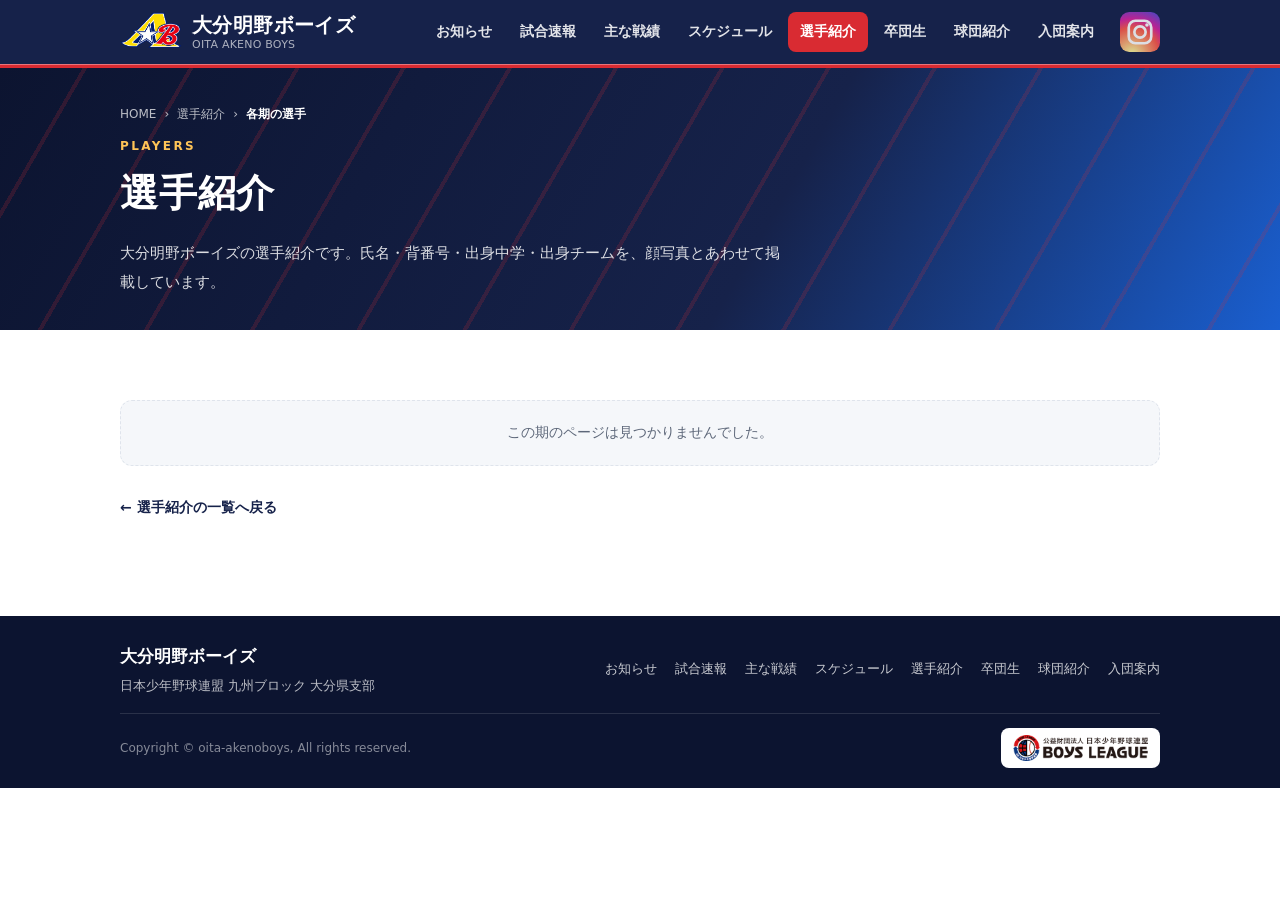
<file: player.html>
<!DOCTYPE html>
<html lang="ja">
<head>
<meta charset="UTF-8">
<meta name="viewport" content="width=device-width, initial-scale=1">
<!-- 読み込みを許す先をここで制限しています。
     外部のサービスを足すときは、その行き先をここにも書き足してください。
     （書き足さないと、そのサービスは動きません）-->
<meta http-equiv="Content-Security-Policy" content="default-src 'self'; base-uri 'self'; object-src 'none'; form-action 'none'; script-src 'self' https://www.googletagmanager.com; style-src 'self' 'unsafe-inline'; img-src 'self' data: https://*.googletagmanager.com https://*.google-analytics.com; font-src 'self'; connect-src 'self' https://*.googletagmanager.com https://*.google-analytics.com https://*.analytics.google.com; frame-src https://calendar.google.com; upgrade-insecure-requests">
<meta name="referrer" content="strict-origin-when-cross-origin">
<!-- Google tag (gtag.js) -->
<script src="assets/ga.js"></script>
<script async src="https://www.googletagmanager.com/gtag/js?id=G-ECQSMP1XQQ"></script>
<title>期ごとの選手名簿 | 大分明野ボーイズ</title>
<meta name="description" content="大分明野ボーイズの選手紹介。各期の在籍選手を、氏名・背番号・出身中学・出身チームとあわせて顔写真付きで掲載しています。">
<link rel="canonical" href="https://oita-akenoboys.github.io/player.html">
<meta name="robots" content="index,follow,max-image-preview:large">
<meta name="theme-color" content="#16224a">
<meta property="og:type" content="article">
<meta property="og:site_name" content="大分明野ボーイズ">
<meta property="og:locale" content="ja_JP">
<meta property="og:title" content="期ごとの選手名簿 | 大分明野ボーイズ">
<meta property="og:description" content="大分明野ボーイズの選手紹介。各期の在籍選手を、氏名・背番号・出身中学・出身チームとあわせて顔写真付きで掲載しています。">
<meta property="og:url" content="https://oita-akenoboys.github.io/player.html">
<meta property="og:image" content="https://oita-akenoboys.github.io/assets/og-image.jpg">
<meta property="og:image:width" content="1200">
<meta property="og:image:height" content="630">
<meta property="og:image:alt" content="大分明野ボーイズ">
<meta name="twitter:card" content="summary_large_image">
<link rel="icon" href="assets/favicon.svg" type="image/svg+xml">
<link rel="apple-touch-icon" href="assets/apple-touch-icon.png">
<link rel="stylesheet" href="assets/style.css">
<script type="application/ld+json">
{
  "@context": "https://schema.org",
  "@type": "BreadcrumbList",
  "itemListElement": [
    {
      "@type": "ListItem",
      "position": 1,
      "name": "HOME",
      "item": "https://oita-akenoboys.github.io/"
    },
    {
      "@type": "ListItem",
      "position": 2,
      "name": "選手紹介",
      "item": "https://oita-akenoboys.github.io/players.html"
    },
    {
      "@type": "ListItem",
      "position": 3,
      "name": "各期の選手",
      "item": "https://oita-akenoboys.github.io/player.html"
    }
  ]
}
</script>
</head>
<body>

<header class="header">
  <div class="wrap header__inner">
    <a class="logo" href="index.html">
      <img class="logo__icon" src="assets/logo-mark.png" width="217" height="140" alt="">
      <span class="logo__text">
        <span class="logo__mark">大分明野ボーイズ</span>
        <span class="logo__sub">OITA AKENO BOYS</span>
      </span>
    </a>
    <div class="header__right">
      <nav class="nav" id="nav">
      <ul class="nav__list">
        <li><a class="nav__link" href="information.html">お知らせ</a></li>
        <li><a class="nav__link" href="live.html">試合速報</a></li>
        <li><a class="nav__link" href="results.html">主な戦績</a></li>
        <li><a class="nav__link" href="schedule.html">スケジュール</a></li>
        <li><a class="nav__link" href="players.html" aria-current="page">選手紹介</a></li>
        <li><a class="nav__link" href="graduates.html">卒団生</a></li>
        <li><a class="nav__link" href="club.html">球団紹介</a></li>
        <li><a class="nav__link" href="join.html">入団案内</a></li>
      </ul>
      </nav>
      <a class="social" href="https://www.instagram.com/oita_akenoboys/" target="_blank" rel="noopener noreferrer" aria-label="Instagram（大分明野ボーイズ）">
        <img src="assets/instagram-icon.svg" width="40" height="40" alt="" loading="lazy">
      </a>
      <button class="nav__toggle" type="button" aria-expanded="false" aria-controls="nav" aria-label="メニューを開く">
        <span></span>
      </button>
    </div>
  </div>
</header>

<main>

  <section class="pagehead">
    <div class="wrap pagehead__inner">
      <nav class="crumb" aria-label="現在の位置"><a href="index.html">HOME</a><span class="crumb__sep" aria-hidden="true">›</span><a id="js-crumb-parent" href="players.html">選手紹介</a><span class="crumb__sep" aria-hidden="true">›</span><span class="crumb__now" aria-current="page">各期の選手</span></nav>
      <h1 class="pagehead__title"><span class="pagehead__en" id="js-term-en">Players</span><span id="js-term-title">選手紹介</span></h1>
      <p class="pagehead__lead" id="js-term-lead">大分明野ボーイズの選手紹介です。氏名・背番号・出身中学・出身チームを、顔写真とあわせて掲載しています。</p>
    </div>
  </section>

  <section class="section">
    <div class="wrap">
      <div id="js-player">
        <p class="loading">読み込み中…</p>
      </div>
    </div>
  </section>

  <noscript>
    <div class="wrap" style="padding-bottom:40px">
      <p class="note">
        このページの表示には JavaScript を使用しています。
        ブラウザの設定で JavaScript を有効にしてご覧ください。
      </p>
    </div>
  </noscript>

</main>

<footer class="footer">
  <div class="wrap footer__inner">
    <div class="footer__brand">
      <div>
        <p class="footer__name">大分明野ボーイズ</p>
        <p style="margin:0">日本少年野球連盟 九州ブロック 大分県支部</p>
      </div>
    </div>
    <ul class="footer__nav">
      <li><a href="information.html">お知らせ</a></li>
      <li><a href="live.html">試合速報</a></li>
      <li><a href="results.html">主な戦績</a></li>
      <li><a href="schedule.html">スケジュール</a></li>
      <li><a href="players.html">選手紹介</a></li>
      <li><a href="graduates.html">卒団生</a></li>
      <li><a href="club.html">球団紹介</a></li>
      <li><a href="join.html">入団案内</a></li>
    </ul>
    <div class="footer__bottom">
      <p class="footer__copy">Copyright &copy; oita-akenoboys, All rights reserved.</p>
      <a class="footer__badgelink" href="https://boys-oita.com/" target="_blank" rel="noopener noreferrer">
        <img class="footer__badge" src="assets/boyslogo.png" width="390" height="75" alt="ボーイズリーグ大分県支部のサイト（別タブで開きます）" loading="lazy">
      </a>
    </div>
  </div>
</footer>

<script src="assets/site.js"></script>
</body>
</html>
</file>
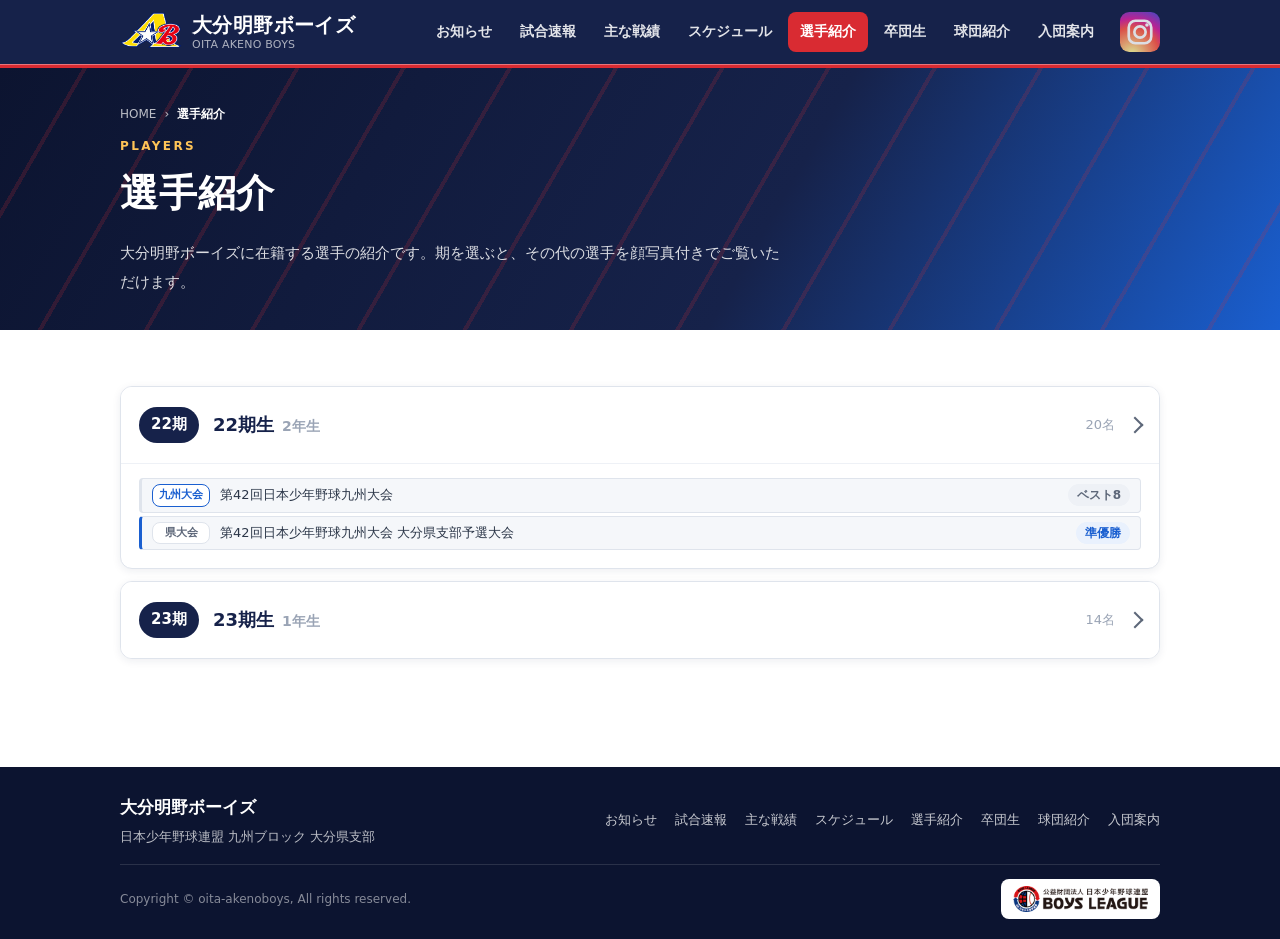
<file: players.html>
<!DOCTYPE html>
<html lang="ja">
<head>
<meta charset="UTF-8">
<meta name="viewport" content="width=device-width, initial-scale=1">
<!-- 読み込みを許す先をここで制限しています。
     外部のサービスを足すときは、その行き先をここにも書き足してください。
     （書き足さないと、そのサービスは動きません）-->
<meta http-equiv="Content-Security-Policy" content="default-src 'self'; base-uri 'self'; object-src 'none'; form-action 'none'; script-src 'self' https://www.googletagmanager.com; style-src 'self' 'unsafe-inline'; img-src 'self' data: https://*.googletagmanager.com https://*.google-analytics.com; font-src 'self'; connect-src 'self' https://*.googletagmanager.com https://*.google-analytics.com https://*.analytics.google.com; frame-src https://calendar.google.com; upgrade-insecure-requests">
<meta name="referrer" content="strict-origin-when-cross-origin">
<!-- Google tag (gtag.js) -->
<script src="assets/ga.js"></script>
<script async src="https://www.googletagmanager.com/gtag/js?id=G-ECQSMP1XQQ"></script>
<title>選手紹介 | 大分明野ボーイズ</title>
<meta name="description" content="大分明野ボーイズの選手紹介。期ごとの在籍選手を、氏名・出身中学・出身チームとあわせて掲載しています。">
<link rel="canonical" href="https://oita-akenoboys.github.io/players.html">
<meta name="robots" content="index,follow,max-image-preview:large">
<meta name="theme-color" content="#16224a">
<meta property="og:type" content="article">
<meta property="og:site_name" content="大分明野ボーイズ">
<meta property="og:locale" content="ja_JP">
<meta property="og:title" content="選手紹介 | 大分明野ボーイズ">
<meta property="og:description" content="大分明野ボーイズの選手紹介。期ごとの在籍選手を、氏名・出身中学・出身チームとあわせて掲載しています。">
<meta property="og:url" content="https://oita-akenoboys.github.io/players.html">
<meta property="og:image" content="https://oita-akenoboys.github.io/assets/og-image.jpg">
<meta property="og:image:width" content="1200">
<meta property="og:image:height" content="630">
<meta property="og:image:alt" content="大分明野ボーイズ">
<meta name="twitter:card" content="summary_large_image">
<link rel="icon" href="assets/favicon.svg" type="image/svg+xml">
<link rel="apple-touch-icon" href="assets/apple-touch-icon.png">
<link rel="stylesheet" href="assets/style.css">
<script type="application/ld+json">
{
  "@context": "https://schema.org",
  "@type": "BreadcrumbList",
  "itemListElement": [
    {
      "@type": "ListItem",
      "position": 1,
      "name": "HOME",
      "item": "https://oita-akenoboys.github.io/"
    },
    {
      "@type": "ListItem",
      "position": 2,
      "name": "選手紹介",
      "item": "https://oita-akenoboys.github.io/players.html"
    }
  ]
}
</script>
</head>
<body>

<header class="header">
  <div class="wrap header__inner">
    <a class="logo" href="index.html">
      <img class="logo__icon" src="assets/logo-mark.png" width="217" height="140" alt="">
      <span class="logo__text">
        <span class="logo__mark">大分明野ボーイズ</span>
        <span class="logo__sub">OITA AKENO BOYS</span>
      </span>
    </a>
    <div class="header__right">
      <nav class="nav" id="nav">
      <ul class="nav__list">
        <li><a class="nav__link" href="information.html">お知らせ</a></li>
        <li><a class="nav__link" href="live.html">試合速報</a></li>
        <li><a class="nav__link" href="results.html">主な戦績</a></li>
        <li><a class="nav__link" href="schedule.html">スケジュール</a></li>
        <li><a class="nav__link" href="players.html" aria-current="page">選手紹介</a></li>
        <li><a class="nav__link" href="graduates.html">卒団生</a></li>
        <li><a class="nav__link" href="club.html">球団紹介</a></li>
        <li><a class="nav__link" href="join.html">入団案内</a></li>
      </ul>
      </nav>
      <a class="social" href="https://www.instagram.com/oita_akenoboys/" target="_blank" rel="noopener noreferrer" aria-label="Instagram（大分明野ボーイズ）">
        <img src="assets/instagram-icon.svg" width="40" height="40" alt="" loading="lazy">
      </a>
      <button class="nav__toggle" type="button" aria-expanded="false" aria-controls="nav" aria-label="メニューを開く">
        <span></span>
      </button>
    </div>
  </div>
</header>

<main>

  <section class="pagehead">
    <div class="wrap pagehead__inner">
      <nav class="crumb" aria-label="現在の位置"><a href="index.html">HOME</a><span class="crumb__sep" aria-hidden="true">›</span><span class="crumb__now" aria-current="page">選手紹介</span></nav>
      <h1 class="pagehead__title"><span class="pagehead__en">Players</span>選手紹介</h1>
      <p class="pagehead__lead">大分明野ボーイズに在籍する選手の紹介です。期を選ぶと、その代の選手を顔写真付きでご覧いただけます。</p>
    </div>
  </section>

  <section class="section">
    <div class="wrap">
      <div id="js-players">
        <p class="loading">読み込み中…</p>
      </div>
    </div>
  </section>

  <noscript>
    <div class="wrap" style="padding-bottom:40px">
      <p class="note">
        このページの表示には JavaScript を使用しています。
        ブラウザの設定で JavaScript を有効にしてご覧ください。
      </p>
    </div>
  </noscript>

</main>

<footer class="footer">
  <div class="wrap footer__inner">
    <div class="footer__brand">
      <div>
        <p class="footer__name">大分明野ボーイズ</p>
        <p style="margin:0">日本少年野球連盟 九州ブロック 大分県支部</p>
      </div>
    </div>
    <ul class="footer__nav">
      <li><a href="information.html">お知らせ</a></li>
      <li><a href="live.html">試合速報</a></li>
      <li><a href="results.html">主な戦績</a></li>
      <li><a href="schedule.html">スケジュール</a></li>
      <li><a href="players.html">選手紹介</a></li>
      <li><a href="graduates.html">卒団生</a></li>
      <li><a href="club.html">球団紹介</a></li>
      <li><a href="join.html">入団案内</a></li>
    </ul>
    <div class="footer__bottom">
      <p class="footer__copy">Copyright &copy; oita-akenoboys, All rights reserved.</p>
      <a class="footer__badgelink" href="https://boys-oita.com/" target="_blank" rel="noopener noreferrer">
        <img class="footer__badge" src="assets/boyslogo.png" width="390" height="75" alt="ボーイズリーグ大分県支部のサイト（別タブで開きます）" loading="lazy">
      </a>
    </div>
  </div>
</footer>

<script src="assets/site.js"></script>
</body>
</html>
</file>
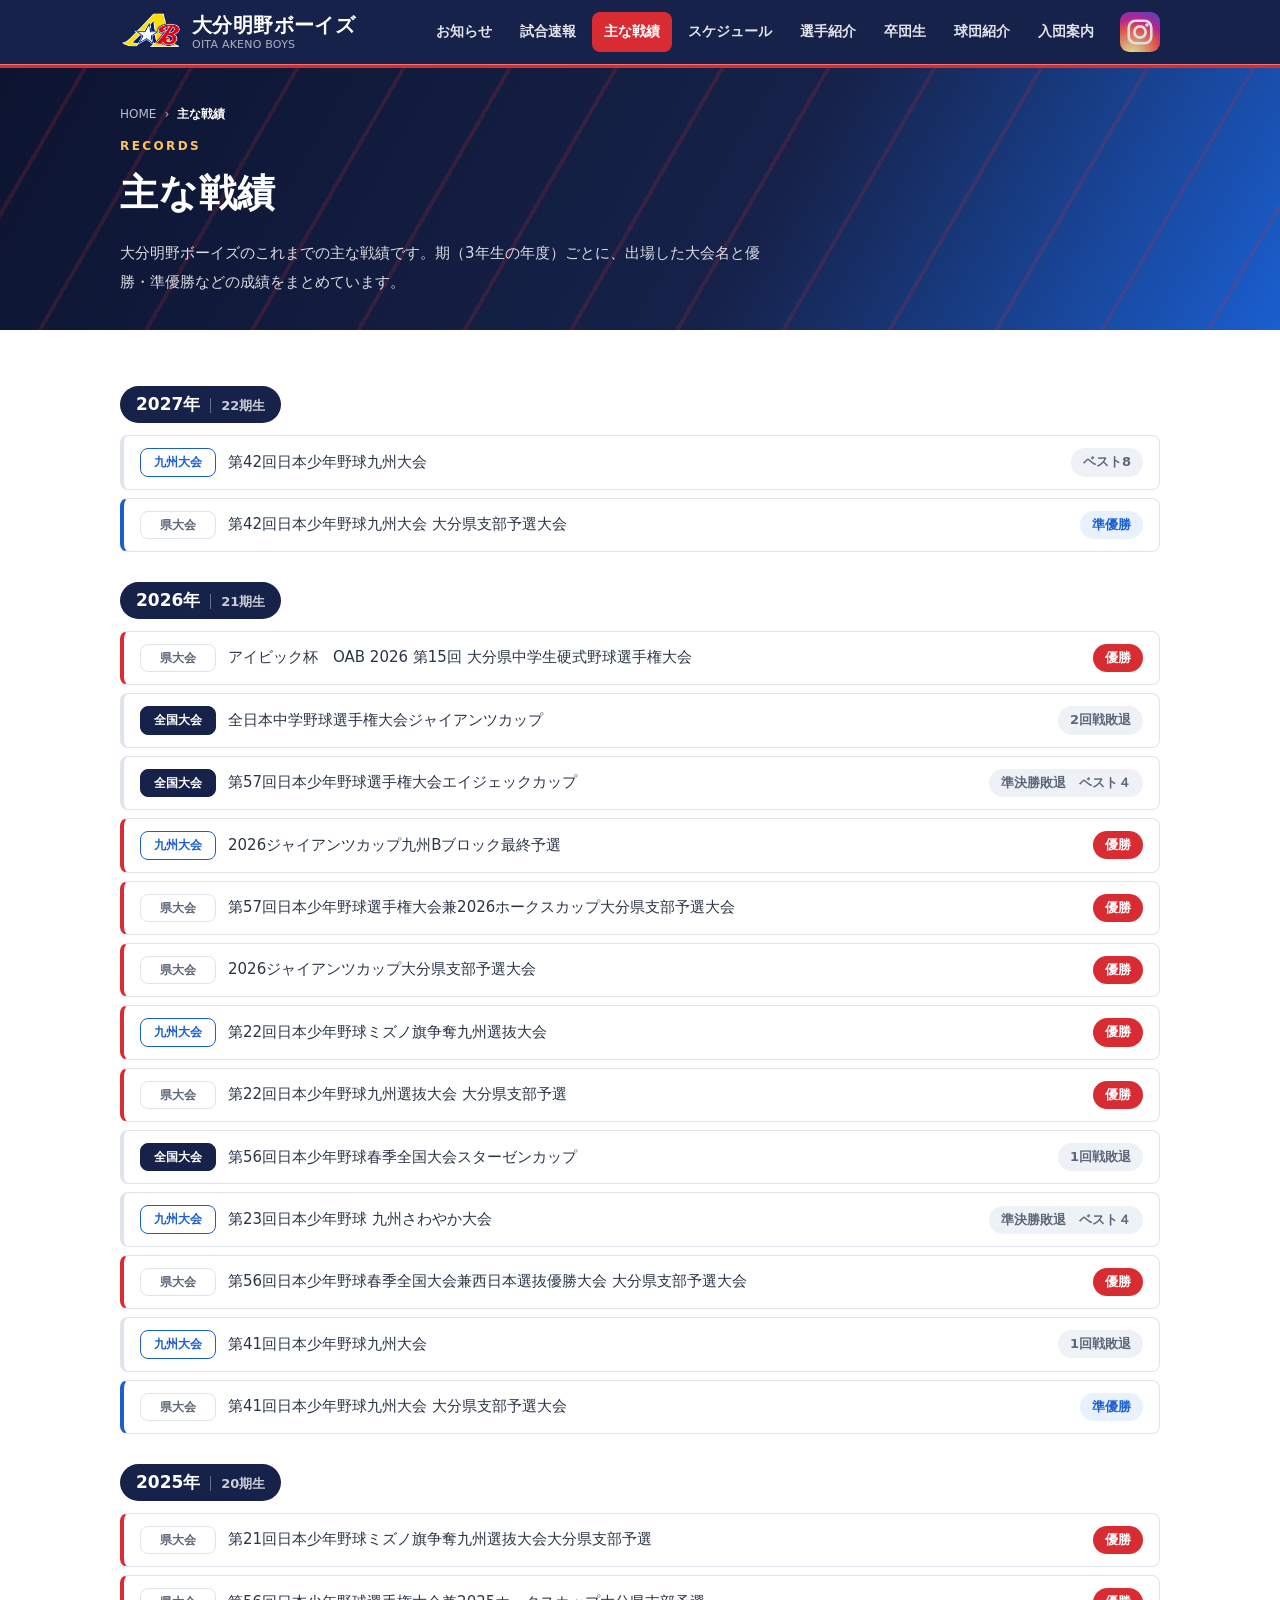
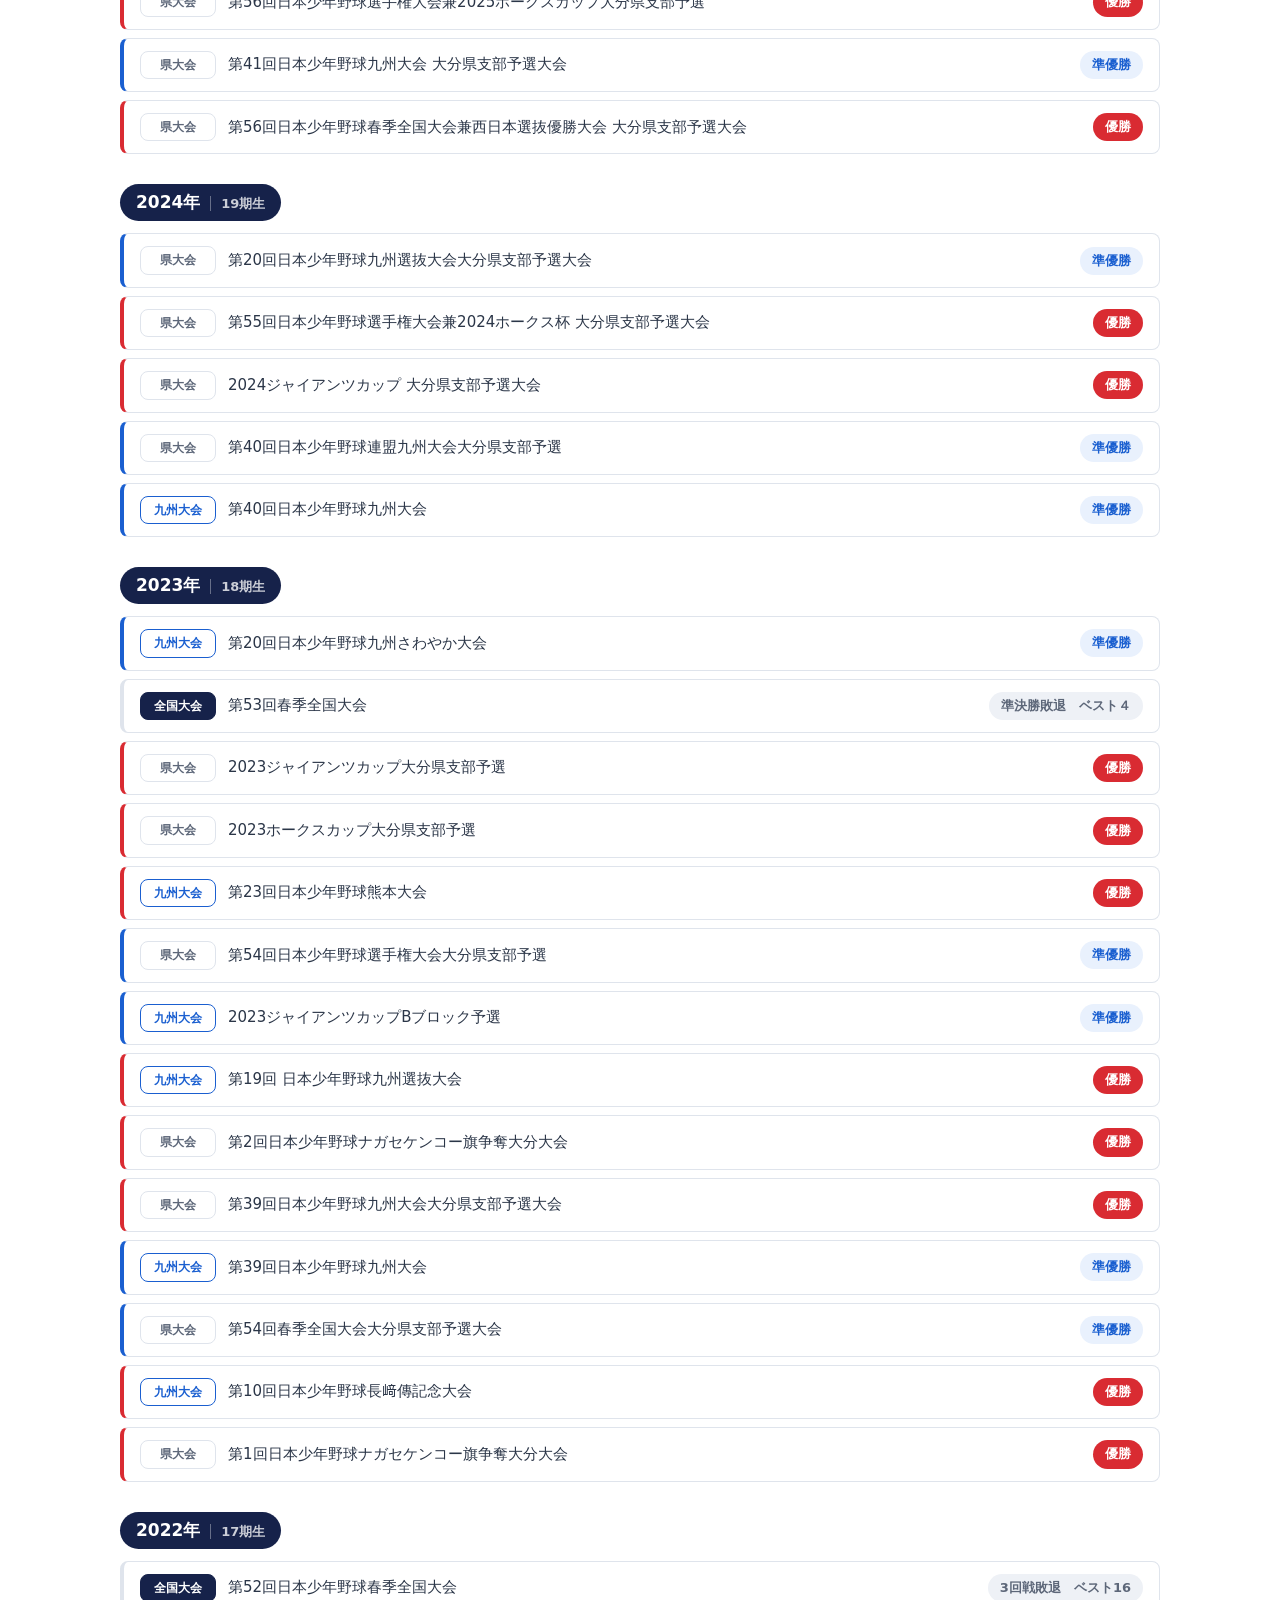
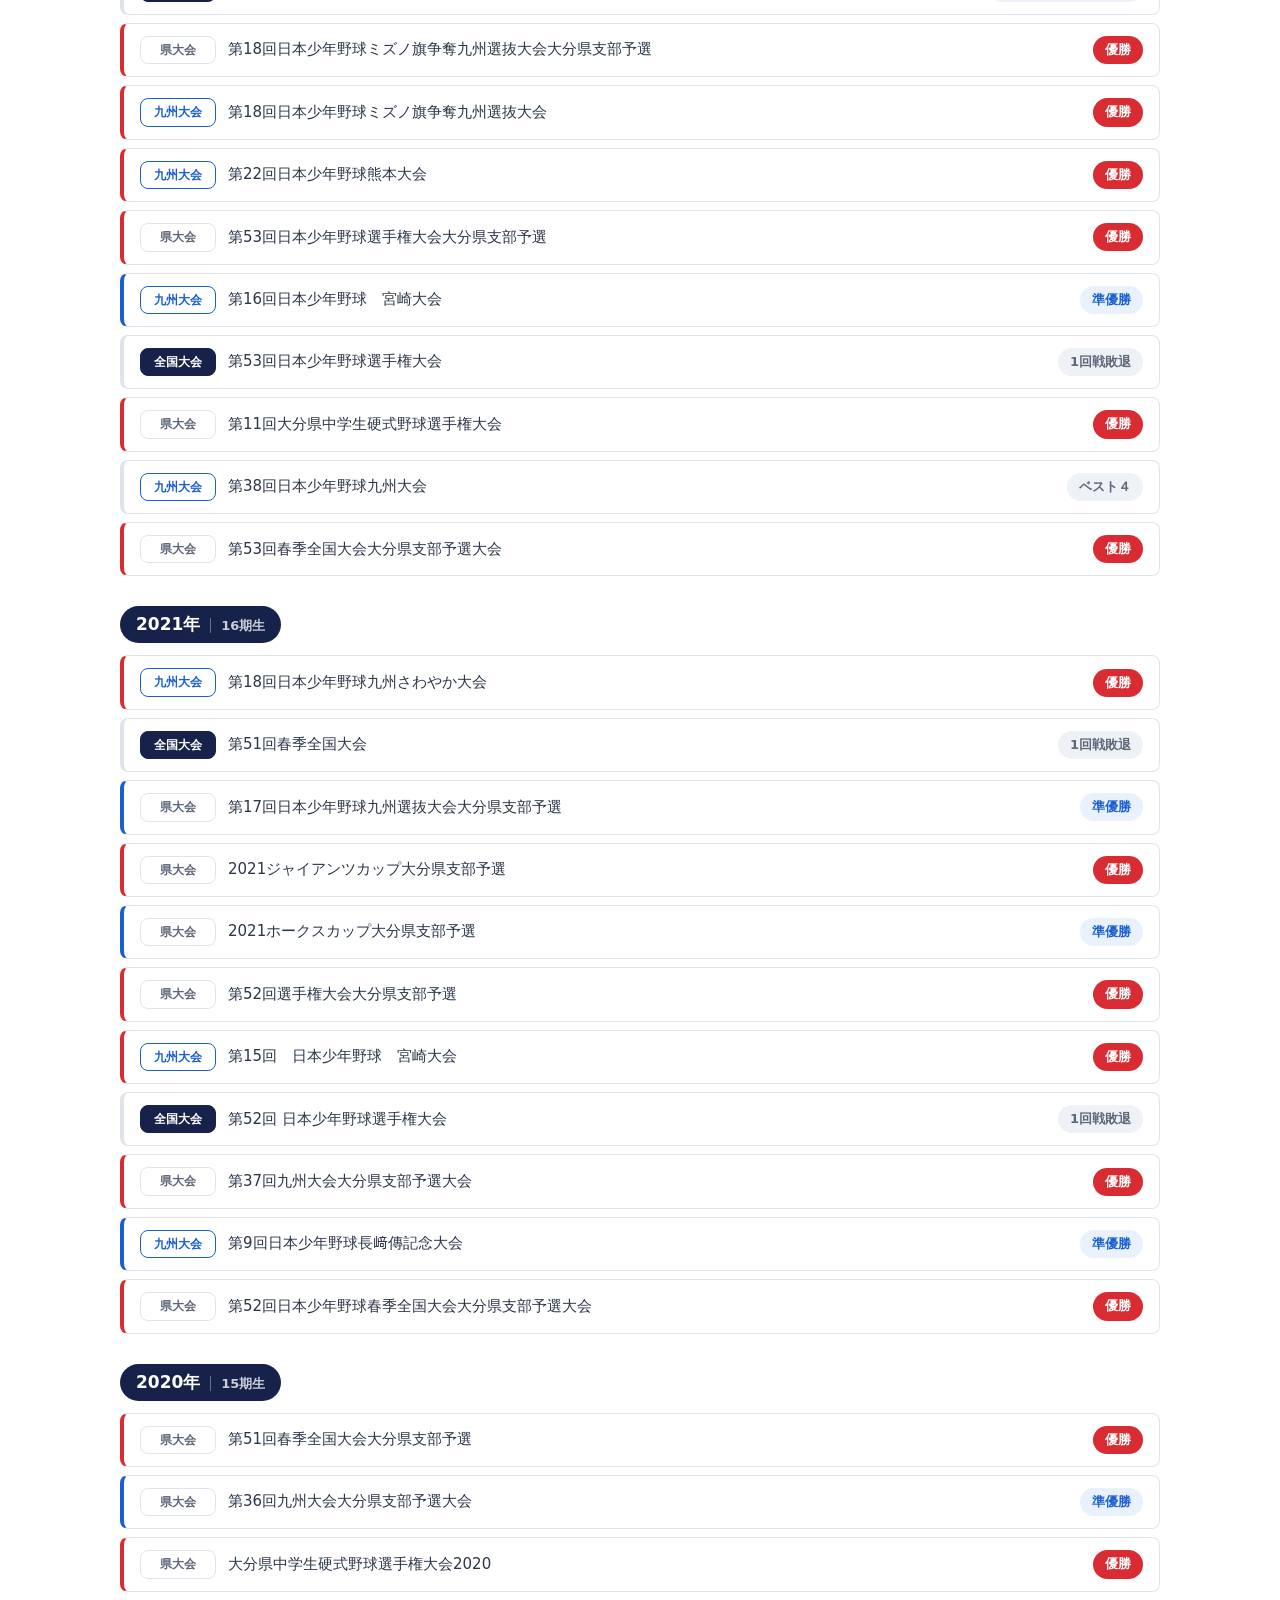
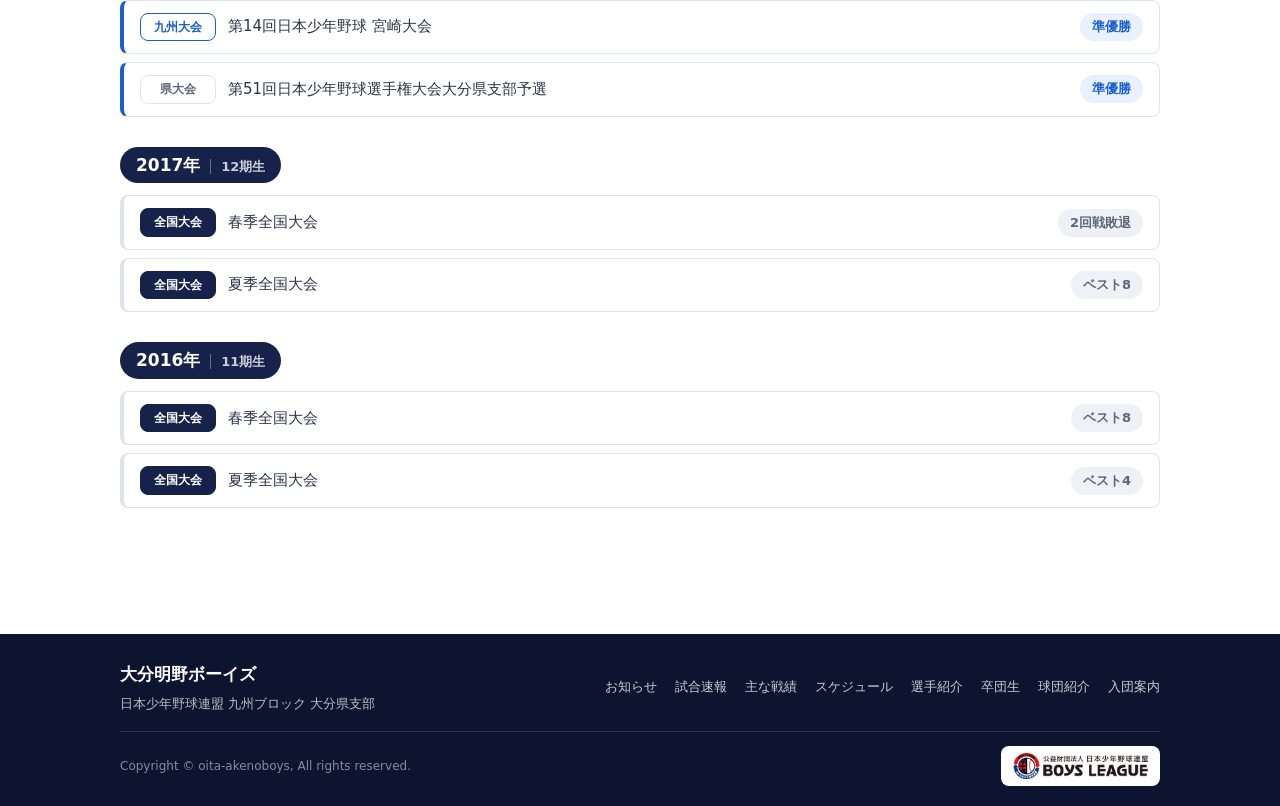
<file: results.html>
<!DOCTYPE html>
<html lang="ja">
<head>
<meta charset="UTF-8">
<meta name="viewport" content="width=device-width, initial-scale=1">
<!-- 読み込みを許す先をここで制限しています。
     外部のサービスを足すときは、その行き先をここにも書き足してください。
     （書き足さないと、そのサービスは動きません）-->
<meta http-equiv="Content-Security-Policy" content="default-src 'self'; base-uri 'self'; object-src 'none'; form-action 'none'; script-src 'self' https://www.googletagmanager.com; style-src 'self' 'unsafe-inline'; img-src 'self' data: https://*.googletagmanager.com https://*.google-analytics.com; font-src 'self'; connect-src 'self' https://*.googletagmanager.com https://*.google-analytics.com https://*.analytics.google.com; frame-src https://calendar.google.com; upgrade-insecure-requests">
<meta name="referrer" content="strict-origin-when-cross-origin">
<!-- Google tag (gtag.js) -->
<script src="assets/ga.js"></script>
<script async src="https://www.googletagmanager.com/gtag/js?id=G-ECQSMP1XQQ"></script>
<title>主な戦績（大会成績） | 大分明野ボーイズ</title>
<meta name="description" content="大分明野ボーイズの主な戦績。年ごとに、出場した大会名と優勝・準優勝などの成績を一覧で掲載しています。">
<link rel="canonical" href="https://oita-akenoboys.github.io/results.html">
<meta name="robots" content="index,follow,max-image-preview:large">
<meta name="theme-color" content="#16224a">
<meta property="og:type" content="article">
<meta property="og:site_name" content="大分明野ボーイズ">
<meta property="og:locale" content="ja_JP">
<meta property="og:title" content="主な戦績（大会成績） | 大分明野ボーイズ">
<meta property="og:description" content="大分明野ボーイズの主な戦績。年ごとに、出場した大会名と優勝・準優勝などの成績を一覧で掲載しています。">
<meta property="og:url" content="https://oita-akenoboys.github.io/results.html">
<meta property="og:image" content="https://oita-akenoboys.github.io/assets/og-image.jpg">
<meta property="og:image:width" content="1200">
<meta property="og:image:height" content="630">
<meta property="og:image:alt" content="大分明野ボーイズ">
<meta name="twitter:card" content="summary_large_image">
<link rel="icon" href="assets/favicon.svg" type="image/svg+xml">
<link rel="apple-touch-icon" href="assets/apple-touch-icon.png">
<link rel="stylesheet" href="assets/style.css">
<script type="application/ld+json">
{
  "@context": "https://schema.org",
  "@type": "BreadcrumbList",
  "itemListElement": [
    {
      "@type": "ListItem",
      "position": 1,
      "name": "HOME",
      "item": "https://oita-akenoboys.github.io/"
    },
    {
      "@type": "ListItem",
      "position": 2,
      "name": "主な戦績",
      "item": "https://oita-akenoboys.github.io/results.html"
    }
  ]
}
</script>
</head>
<body>

<header class="header">
  <div class="wrap header__inner">
    <a class="logo" href="index.html">
      <img class="logo__icon" src="assets/logo-mark.png" width="217" height="140" alt="">
      <span class="logo__text">
        <span class="logo__mark">大分明野ボーイズ</span>
        <span class="logo__sub">OITA AKENO BOYS</span>
      </span>
    </a>
    <div class="header__right">
      <nav class="nav" id="nav">
      <ul class="nav__list">
        <li><a class="nav__link" href="information.html">お知らせ</a></li>
        <li><a class="nav__link" href="live.html">試合速報</a></li>
        <li><a class="nav__link" href="results.html" aria-current="page">主な戦績</a></li>
        <li><a class="nav__link" href="schedule.html">スケジュール</a></li>
        <li><a class="nav__link" href="players.html">選手紹介</a></li>
        <li><a class="nav__link" href="graduates.html">卒団生</a></li>
        <li><a class="nav__link" href="club.html">球団紹介</a></li>
        <li><a class="nav__link" href="join.html">入団案内</a></li>
      </ul>
      </nav>
      <a class="social" href="https://www.instagram.com/oita_akenoboys/" target="_blank" rel="noopener noreferrer" aria-label="Instagram（大分明野ボーイズ）">
        <img src="assets/instagram-icon.svg" width="40" height="40" alt="" loading="lazy">
      </a>
      <button class="nav__toggle" type="button" aria-expanded="false" aria-controls="nav" aria-label="メニューを開く">
        <span></span>
      </button>
    </div>
  </div>
</header>

<main>

  <section class="pagehead">
    <div class="wrap pagehead__inner">
      <nav class="crumb" aria-label="現在の位置"><a href="index.html">HOME</a><span class="crumb__sep" aria-hidden="true">›</span><span class="crumb__now" aria-current="page">主な戦績</span></nav>
      <h1 class="pagehead__title"><span class="pagehead__en">Records</span>主な戦績</h1>
      <p class="pagehead__lead">大分明野ボーイズのこれまでの主な戦績です。期（3年生の年度）ごとに、出場した大会名と優勝・準優勝などの成績をまとめています。</p>
    </div>
  </section>

  <section class="section">
    <div class="wrap">
      <div id="js-results">
        <p class="loading">読み込み中…</p>
      </div>
    </div>
  </section>

  <noscript>
    <div class="wrap" style="padding-bottom:40px">
      <p class="note">
        このページの表示には JavaScript を使用しています。
        ブラウザの設定で JavaScript を有効にしてご覧ください。
      </p>
    </div>
  </noscript>

</main>

<footer class="footer">
  <div class="wrap footer__inner">
    <div class="footer__brand">
      <div>
        <p class="footer__name">大分明野ボーイズ</p>
        <p style="margin:0">日本少年野球連盟 九州ブロック 大分県支部</p>
      </div>
    </div>
    <ul class="footer__nav">
      <li><a href="information.html">お知らせ</a></li>
      <li><a href="live.html">試合速報</a></li>
      <li><a href="results.html">主な戦績</a></li>
      <li><a href="schedule.html">スケジュール</a></li>
      <li><a href="players.html">選手紹介</a></li>
      <li><a href="graduates.html">卒団生</a></li>
      <li><a href="club.html">球団紹介</a></li>
      <li><a href="join.html">入団案内</a></li>
    </ul>
    <div class="footer__bottom">
      <p class="footer__copy">Copyright &copy; oita-akenoboys, All rights reserved.</p>
      <a class="footer__badgelink" href="https://boys-oita.com/" target="_blank" rel="noopener noreferrer">
        <img class="footer__badge" src="assets/boyslogo.png" width="390" height="75" alt="ボーイズリーグ大分県支部のサイト（別タブで開きます）" loading="lazy">
      </a>
    </div>
  </div>
</footer>

<script src="assets/site.js"></script>
</body>
</html>
</file>
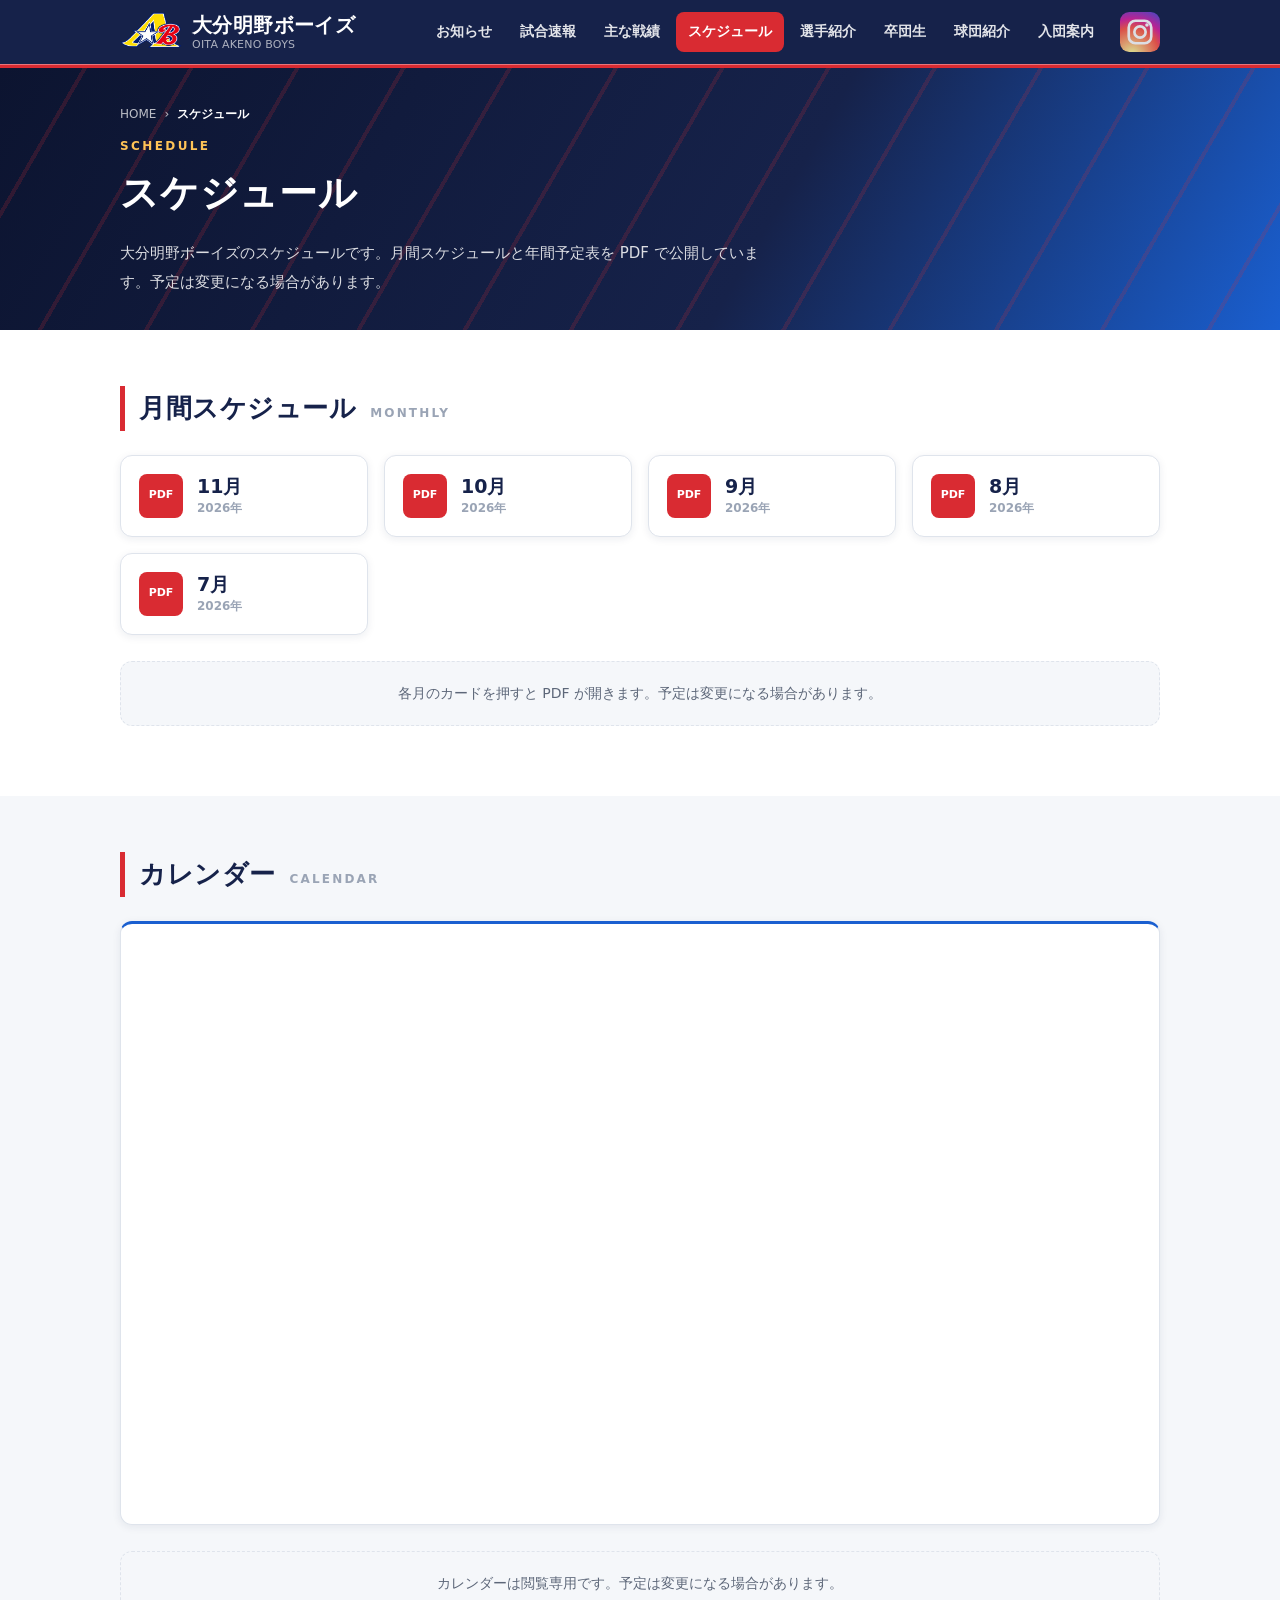
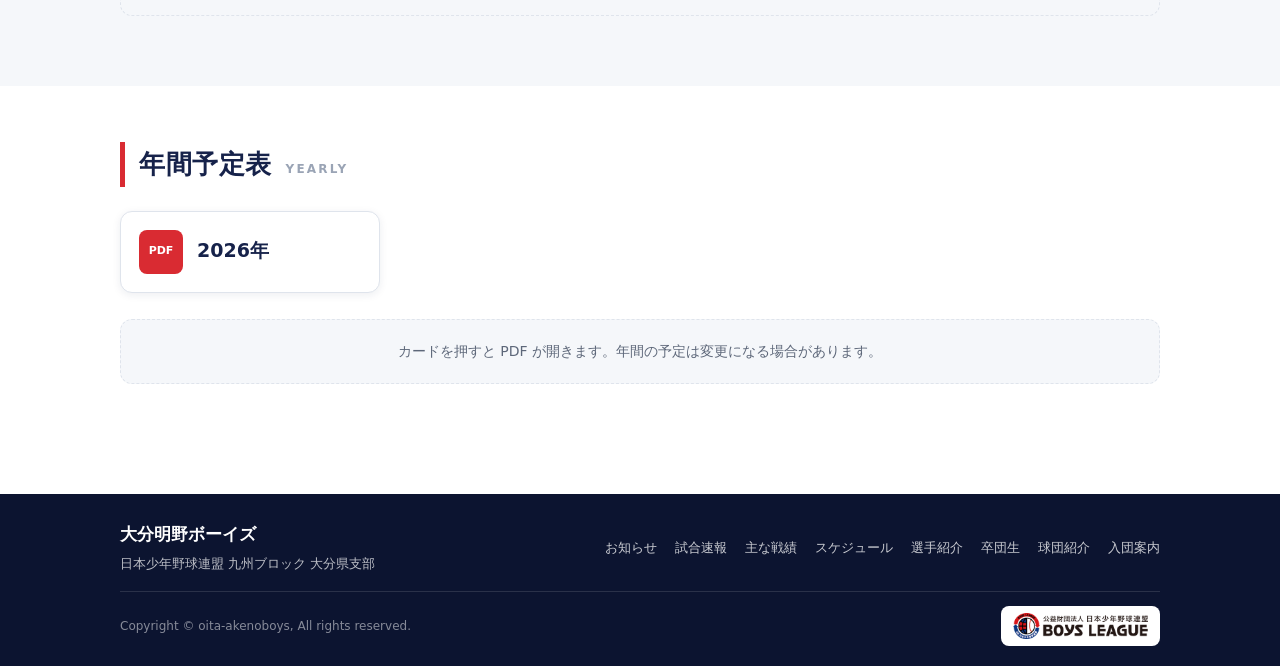
<file: schedule.html>
<!DOCTYPE html>
<html lang="ja">
<head>
<meta charset="UTF-8">
<meta name="viewport" content="width=device-width, initial-scale=1">
<!-- 読み込みを許す先をここで制限しています。
     外部のサービスを足すときは、その行き先をここにも書き足してください。
     （書き足さないと、そのサービスは動きません）-->
<meta http-equiv="Content-Security-Policy" content="default-src 'self'; base-uri 'self'; object-src 'none'; form-action 'none'; script-src 'self' https://www.googletagmanager.com; style-src 'self' 'unsafe-inline'; img-src 'self' data: https://*.googletagmanager.com https://*.google-analytics.com; font-src 'self'; connect-src 'self' https://*.googletagmanager.com https://*.google-analytics.com https://*.analytics.google.com; frame-src https://calendar.google.com; upgrade-insecure-requests">
<meta name="referrer" content="strict-origin-when-cross-origin">
<!-- Google tag (gtag.js) -->
<script src="assets/ga.js"></script>
<script async src="https://www.googletagmanager.com/gtag/js?id=G-ECQSMP1XQQ"></script>
<title>月間スケジュール | 大分明野ボーイズ</title>
<meta name="description" content="大分明野ボーイズのスケジュール。月間スケジュールと年間予定表を PDF で公開しています。予定カレンダーもあわせてご覧いただけます。">
<link rel="canonical" href="https://oita-akenoboys.github.io/schedule.html">
<meta name="robots" content="index,follow,max-image-preview:large">
<meta name="theme-color" content="#16224a">
<meta property="og:type" content="article">
<meta property="og:site_name" content="大分明野ボーイズ">
<meta property="og:locale" content="ja_JP">
<meta property="og:title" content="月間スケジュール | 大分明野ボーイズ">
<meta property="og:description" content="大分明野ボーイズのスケジュール。月間スケジュールと年間予定表を PDF で公開しています。予定カレンダーもあわせてご覧いただけます。">
<meta property="og:url" content="https://oita-akenoboys.github.io/schedule.html">
<meta property="og:image" content="https://oita-akenoboys.github.io/assets/og-image.jpg">
<meta property="og:image:width" content="1200">
<meta property="og:image:height" content="630">
<meta property="og:image:alt" content="大分明野ボーイズ">
<meta name="twitter:card" content="summary_large_image">
<link rel="icon" href="assets/favicon.svg" type="image/svg+xml">
<link rel="apple-touch-icon" href="assets/apple-touch-icon.png">
<link rel="stylesheet" href="assets/style.css">
<script type="application/ld+json">
{
  "@context": "https://schema.org",
  "@type": "BreadcrumbList",
  "itemListElement": [
    {
      "@type": "ListItem",
      "position": 1,
      "name": "HOME",
      "item": "https://oita-akenoboys.github.io/"
    },
    {
      "@type": "ListItem",
      "position": 2,
      "name": "スケジュール",
      "item": "https://oita-akenoboys.github.io/schedule.html"
    }
  ]
}
</script>
</head>
<body>

<header class="header">
  <div class="wrap header__inner">
    <a class="logo" href="index.html">
      <img class="logo__icon" src="assets/logo-mark.png" width="217" height="140" alt="">
      <span class="logo__text">
        <span class="logo__mark">大分明野ボーイズ</span>
        <span class="logo__sub">OITA AKENO BOYS</span>
      </span>
    </a>
    <div class="header__right">
      <nav class="nav" id="nav">
      <ul class="nav__list">
        <li><a class="nav__link" href="information.html">お知らせ</a></li>
        <li><a class="nav__link" href="live.html">試合速報</a></li>
        <li><a class="nav__link" href="results.html">主な戦績</a></li>
        <li><a class="nav__link" href="schedule.html" aria-current="page">スケジュール</a></li>
        <li><a class="nav__link" href="players.html">選手紹介</a></li>
        <li><a class="nav__link" href="graduates.html">卒団生</a></li>
        <li><a class="nav__link" href="club.html">球団紹介</a></li>
        <li><a class="nav__link" href="join.html">入団案内</a></li>
      </ul>
      </nav>
      <a class="social" href="https://www.instagram.com/oita_akenoboys/" target="_blank" rel="noopener noreferrer" aria-label="Instagram（大分明野ボーイズ）">
        <img src="assets/instagram-icon.svg" width="40" height="40" alt="" loading="lazy">
      </a>
      <button class="nav__toggle" type="button" aria-expanded="false" aria-controls="nav" aria-label="メニューを開く">
        <span></span>
      </button>
    </div>
  </div>
</header>

<main>

  <section class="pagehead">
    <div class="wrap pagehead__inner">
      <nav class="crumb" aria-label="現在の位置"><a href="index.html">HOME</a><span class="crumb__sep" aria-hidden="true">›</span><span class="crumb__now" aria-current="page">スケジュール</span></nav>
      <h1 class="pagehead__title"><span class="pagehead__en">Schedule</span>スケジュール</h1>
      <p class="pagehead__lead">大分明野ボーイズのスケジュールです。月間スケジュールと年間予定表を PDF で公開しています。予定は変更になる場合があります。</p>
    </div>
  </section>

  <section id="monthly" class="section">
    <div class="wrap">
      <h2 class="headline">月間スケジュール <span class="headline__en">Monthly</span></h2>
      <div id="js-schedule">
        <p class="loading">読み込み中…</p>
      </div>
      <p class="note" style="margin-top:26px">
        各月のカードを押すと PDF が開きます。予定は変更になる場合があります。
      </p>
    </div>
  </section>

  <section id="calendar" class="section section--gray">
    <div class="wrap">
      <h2 class="headline">カレンダー <span class="headline__en">Calendar</span></h2>
      <div class="gcal">
        <iframe class="gcal__frame"
          src="https://calendar.google.com/calendar/embed?height=600&wkst=1&ctz=Asia%2FTokyo&showPrint=0&showTitle=0&showTabs=0&showCalendars=0&showTz=0&src=YTIyOTdmYzVhMDI4NjJiZGQ3MjRiYWJiZjVhMmU1MDk4ZGQwOGQyNzk4ZTFkYmZlMjQzYjAwNzdkZDJhYTc0ZUBncm91cC5jYWxlbmRhci5nb29nbGUuY29t&src=MzcyM2Y0NGJlZmY1OTJjZTU4MjYwYjE3MTUzNjU1ZGFhNGQ4NGQ3ZDFjYTFjYTMxMGIyZjFmMjViYzU4ZjNiOEBncm91cC5jYWxlbmRhci5nb29nbGUuY29t&src=NTQ1YjRmNDQyZDhiZjgwYTU2MjcyYjEzM2ExMTdkZDFmNDljOTg4MWQ5MGE0ZDg4YmJiM2QwMWIyNGFjYWZhOUBncm91cC5jYWxlbmRhci5nb29nbGUuY29t&src=MmM4MThmN2ViMGQ4NDA1NzM3Zjc2MDZkZmU4ODhiNzk3YzhjZTJkNzNiODM0MjJkODBkODljNjVlZmE1MTZmYUBncm91cC5jYWxlbmRhci5nb29nbGUuY29t&src=NGQ3YTIyYTc2Zjg5ZmQ0YTUyZmY2ODRkODE5YzA2YmQzZTVlOWE4MGUyYTRkMzc2YzI5YzZjNzc2OTg3ZTQ3MEBncm91cC5jYWxlbmRhci5nb29nbGUuY29t&src=ZDczNWI3MTk4NjE3ODliZmJlZDA4ZGRjYzMwYTcwOTJkOWYwZTkyMTJkNDk1Mzg3NWEzOGQyMmRkMzViNmVkMkBncm91cC5jYWxlbmRhci5nb29nbGUuY29t&src=amEuamFwYW5lc2UjaG9saWRheUBncm91cC52LmNhbGVuZGFyLmdvb2dsZS5jb20&color=%233f51b5&color=%23d50000&color=%23039be5&color=%230b8043&color=%23e4c441&color=%23a79b8e&color=%23b39ddb"
          title="大分明野ボーイズ 予定カレンダー"
          loading="lazy"></iframe>
      </div>
      <p class="note" style="margin-top:26px">
        カレンダーは閲覧専用です。予定は変更になる場合があります。
      </p>
    </div>
  </section>

  <section id="yearly" class="section">
    <div class="wrap">
      <h2 class="headline">年間予定表 <span class="headline__en">Yearly</span></h2>
      <div id="js-yearly">
        <p class="loading">読み込み中…</p>
      </div>
      <p class="note" style="margin-top:26px">
        カードを押すと PDF が開きます。年間の予定は変更になる場合があります。
      </p>
    </div>
  </section>

  <noscript>
    <div class="wrap" style="padding-bottom:40px">
      <p class="note">
        このページの表示には JavaScript を使用しています。
        ブラウザの設定で JavaScript を有効にしてご覧ください。
      </p>
    </div>
  </noscript>

</main>

<footer class="footer">
  <div class="wrap footer__inner">
    <div class="footer__brand">
      <div>
        <p class="footer__name">大分明野ボーイズ</p>
        <p style="margin:0">日本少年野球連盟 九州ブロック 大分県支部</p>
      </div>
    </div>
    <ul class="footer__nav">
      <li><a href="information.html">お知らせ</a></li>
      <li><a href="live.html">試合速報</a></li>
      <li><a href="results.html">主な戦績</a></li>
      <li><a href="schedule.html">スケジュール</a></li>
      <li><a href="players.html">選手紹介</a></li>
      <li><a href="graduates.html">卒団生</a></li>
      <li><a href="club.html">球団紹介</a></li>
      <li><a href="join.html">入団案内</a></li>
    </ul>
    <div class="footer__bottom">
      <p class="footer__copy">Copyright &copy; oita-akenoboys, All rights reserved.</p>
      <a class="footer__badgelink" href="https://boys-oita.com/" target="_blank" rel="noopener noreferrer">
        <img class="footer__badge" src="assets/boyslogo.png" width="390" height="75" alt="ボーイズリーグ大分県支部のサイト（別タブで開きます）" loading="lazy">
      </a>
    </div>
  </div>
</footer>

<script src="assets/site.js"></script>
</body>
</html>
</file>
<file: assets/style.css>
@charset "UTF-8";

/* ===========================================================
   大分明野ボーイズ 共通スタイル
   色は :root の変数だけ書き換えれば全ページに反映されます
   =========================================================== */

/* チームユニフォーム由来の配色
   濃紺: キャップ・アンダーシャツ / ロイヤルブルー: ユニフォーム本体
   赤: 袖・胸ロゴ / ゴールド: キャップの「A」・ロゴの縁取り */
:root {
  --navy: #16224a;
  --navy-dark: #0c1430;
  --blue: #1a5fd0;
  --blue-light: #e9f1fd;
  --red: #d92b32;
  --red-dark: #a8161d;
  --red-light: #fdeaeb;
  --gold: #f5a623;
  --gold-light: #ffc457;
  --white: #ffffff;
  --gray-50: #f5f7fa;
  --gray-100: #eef1f6;
  --gray-200: #dfe4ec;
  --gray-400: #9aa4b5;
  --gray-600: #5d6779;
  --gray-800: #2b3648;

  --radius: 12px;
  --radius-sm: 8px;
  --shadow: 0 2px 8px rgba(22, 34, 74, 0.08);
  --shadow-lg: 0 8px 28px rgba(22, 34, 74, 0.14);
  --header-h: 64px;

  --font: "Hiragino Kaku Gothic ProN", "Hiragino Sans", "Noto Sans JP",
    "Yu Gothic Medium", "Yu Gothic", Meiryo, system-ui, sans-serif;
}

*,
*::before,
*::after {
  box-sizing: border-box;
}

html {
  scroll-behavior: smooth;
  /* club.html#parking のように見出しへ飛んだとき、
     上に貼り付いているヘッダーの下に隠れないよう、その分だけ余白を取る */
  scroll-padding-top: var(--header-h);
}

body {
  margin: 0;
  font-family: var(--font);
  font-size: 16px;
  line-height: 1.7;
  color: var(--gray-800);
  background: var(--white);
  -webkit-text-size-adjust: 100%;
}

img {
  max-width: 100%;
  height: auto;
}

a {
  color: var(--blue);
}

/* ---------- レイアウト ---------- */

.wrap {
  width: 100%;
  max-width: 1080px;
  margin-inline: auto;
  padding-inline: 20px;
}

.wrap--wide {
  max-width: 1280px;
}

.section {
  padding-block: 56px;
}

.section--gray {
  background: var(--gray-50);
}

/* ---------- ヘッダー ---------- */

.header {
  position: sticky;
  top: 0;
  z-index: 100;
  background: var(--navy);
  color: var(--white);
  /* ユニフォームの白パイピング + 赤袖を模した下端のライン */
  box-shadow: 0 1px 0 rgba(255, 255, 255, 0.35), 0 4px 0 var(--red);
}

.header__inner {
  display: flex;
  align-items: center;
  justify-content: space-between;
  gap: 16px;
  height: var(--header-h);
}

.logo {
  display: flex;
  align-items: center;
  gap: 10px;
  text-decoration: none;
  color: var(--white);
  white-space: nowrap;
}

.logo__icon {
  display: block;
  flex: 0 0 auto;
  height: 40px;
  width: auto;
}

.logo__text {
  display: flex;
  flex-direction: column;
  justify-content: center;
  line-height: 1.3;
}

.logo__mark {
  font-size: 20px;
  font-weight: 800;
  letter-spacing: 0.02em;
  color: var(--white);
}

.logo__sub {
  font-size: 11px;
  color: rgba(255, 255, 255, 0.65);
  font-weight: 400;
  letter-spacing: 0.02em;
}

.header__right {
  display: flex;
  align-items: center;
  gap: 14px;
}

/* SNS アイコンリンク（ヘッダー・フッター共通） */
.social {
  display: inline-flex;
  align-items: center;
  justify-content: center;
  flex: 0 0 auto;
  opacity: 0.85;
  transition: opacity 0.15s, transform 0.15s;
}

.social:hover {
  opacity: 1;
  transform: translateY(-1px);
}

.social img {
  display: block;
  width: 20px;
  height: 20px;
}

/* ヘッダではロゴマーク・ナビと同じ高さに揃える */
.header .social img {
  width: 40px;
  height: 40px;
}

/* スマートフォンではロゴとメニューボタンに挟まれて窮屈になるため小さくする */
@media (max-width: 600px) {
  .header .social img {
    width: 30px;
    height: 30px;
  }
}

/* ---------- ナビゲーション ---------- */

.nav__list {
  display: flex;
  align-items: center;
  gap: 4px;
  margin: 0;
  padding: 0;
  list-style: none;
}

.nav__link {
  display: block;
  padding: 8px 12px;
  font-size: 14px;
  font-weight: 600;
  color: rgba(255, 255, 255, 0.88);
  text-decoration: none;
  border-radius: var(--radius-sm);
  transition: background-color 0.15s, color 0.15s;
}

.nav__link:hover {
  background: rgba(255, 255, 255, 0.12);
  color: var(--white);
}

.nav__link[aria-current="page"] {
  color: var(--white);
  background: var(--red);
}

.nav__toggle {
  display: none;
  width: 44px;
  height: 44px;
  padding: 0;
  border: 0;
  background: transparent;
  color: var(--white);
  cursor: pointer;
}

.nav__toggle span,
.nav__toggle span::before,
.nav__toggle span::after {
  display: block;
  width: 22px;
  height: 2px;
  background: currentColor;
  border-radius: 2px;
  transition: transform 0.2s, opacity 0.2s;
}

.nav__toggle span {
  margin-inline: auto;
  position: relative;
}

.nav__toggle span::before,
.nav__toggle span::after {
  content: "";
  position: absolute;
  left: 0;
}

.nav__toggle span::before {
  top: -7px;
}

.nav__toggle span::after {
  top: 7px;
}

.nav__toggle[aria-expanded="true"] span {
  background: transparent;
}

.nav__toggle[aria-expanded="true"] span::before {
  transform: translateY(7px) rotate(45deg);
}

.nav__toggle[aria-expanded="true"] span::after {
  transform: translateY(-7px) rotate(-45deg);
}

/* 項目が 8 つになり、横並びでは 1080px 未満で 2 段に折り返すため、
   ここから下はハンバーガーメニューに切り替える */
@media (max-width: 1080px) {
  .nav__toggle {
    display: block;
  }

  .nav {
    position: fixed;
    inset: var(--header-h) 0 auto 0;
    background: var(--navy-dark);
    max-height: calc(100vh - var(--header-h));
    overflow-y: auto;
    transform: translateY(-8px);
    opacity: 0;
    visibility: hidden;
    transition: opacity 0.18s, transform 0.18s, visibility 0.18s;
  }

  .nav[data-open="true"] {
    transform: translateY(0);
    opacity: 1;
    visibility: visible;
  }

  .nav__list {
    flex-direction: column;
    align-items: stretch;
    gap: 0;
    padding: 8px 20px 20px;
  }

  .nav__link {
    padding: 14px 12px;
    font-size: 15px;
    border-radius: 0;
    border-bottom: 1px solid rgba(255, 255, 255, 0.1);
  }

  .nav__link[aria-current="page"] {
    background: transparent;
    color: var(--gold-light);
  }
}

/* ---------- ヒーロー（トップページ） ---------- */

.hero {
  position: relative;
  overflow: hidden;
  background: linear-gradient(135deg, var(--navy-dark) 0%, var(--navy) 45%, var(--blue) 100%);
  color: var(--white);
}

.hero::before,
.hero::after {
  content: "";
  position: absolute;
  inset: 0;
  pointer-events: none;
}

/* 斜めの赤いストライプ */
.hero::before {
  background: repeating-linear-gradient(
    -60deg,
    rgba(217, 43, 50, 0) 0 60px,
    rgba(217, 43, 50, 0.55) 60px 66px,
    rgba(217, 43, 50, 0) 66px 96px
  );
  opacity: 0.4;
}

/* 右下の光 */
.hero::after {
  background: radial-gradient(
    120% 100% at 85% 110%,
    rgba(255, 255, 255, 0.22) 0%,
    rgba(255, 255, 255, 0) 60%
  );
}

.hero__inner {
  position: relative;
  z-index: 1;
  display: flex;
  align-items: center;
  gap: 44px;
  padding-block: 64px;
}

.hero__content {
  flex: 0 1 400px;
  min-width: 0;
}

.hero__banner {
  position: relative;
  flex: 1 1 460px;
  min-width: 0;
  aspect-ratio: 1717 / 916;
}

.hero__banner img {
  display: block;
  width: 100%;
  height: 100%;
  object-fit: cover;
  border-radius: var(--radius);
  box-shadow: var(--shadow-lg);
  /* 左端を透明に落として、隣接する見出し側の背景に溶け込ませる */
  -webkit-mask-image: linear-gradient(
    to right,
    transparent 0%,
    rgba(0, 0, 0, 0.15) 10%,
    rgba(0, 0, 0, 0.65) 24%,
    #000 42%
  );
  mask-image: linear-gradient(
    to right,
    transparent 0%,
    rgba(0, 0, 0, 0.15) 10%,
    rgba(0, 0, 0, 0.65) 24%,
    #000 42%
  );
}

/* 複数枚を重ねて置き、数秒おきにフェードで切り替える（js-hero-banner） */
.hero__banner img {
  position: absolute;
  inset: 0;
  opacity: 0;
  transition: opacity 1.2s ease;
}

.hero__banner img.is-active {
  opacity: 1;
  z-index: 1;
}

@media (max-width: 860px) {
  .hero__inner {
    flex-direction: column;
    align-items: stretch;
    gap: 28px;
    /* バナーを下端まで見せるため、下側の余白は持たせない */
    padding-block: 44px 0;
  }

  .hero__content {
    flex: 1 1 auto;
    order: 1;
  }

  /* 画面の横幅いっぱいに表示する（.wrap の左右パディングを打ち消す） */
  .hero__banner {
    flex: 1 1 auto;
    order: 2;
    width: auto;
    aspect-ratio: 16 / 10;
    margin-inline: -20px;
  }

  /* 縦積みになると左右の隣接がなくなるため、溶け込ませる処理は解除する。
     左端の余白だけを切り落とし、ロゴと選手の両方が入る位置で拡大する */
  .hero__banner img {
    width: 100%;
    object-fit: cover;
    object-position: 40% center;
    border-radius: 0;
    box-shadow: none;
    -webkit-mask-image: none;
    mask-image: none;
  }
}

.hero__label {
  display: inline-block;
  margin: 0 0 18px;
  padding: 5px 14px;
  font-size: 12px;
  font-weight: 700;
  letter-spacing: 0.14em;
  background: var(--red);
  border-radius: 999px;
}

.hero__title {
  margin: 0;
  line-height: 0;
}

/* ユニフォームの胸ロゴ（AKENO BIG BOYS） */
.hero__logo {
  display: block;
  width: 100%;
  max-width: 480px;
  height: auto;
}

.hero__name {
  margin: 16px 0 0;
  font-size: clamp(19px, 3.6vw, 26px);
  font-weight: 800;
  letter-spacing: 0.1em;
  line-height: 1.3;
}

.hero__lead {
  margin: 18px 0 0;
  font-size: clamp(14px, 2.6vw, 17px);
  color: rgba(255, 255, 255, 0.86);
  max-width: 34em;
}

.hero__actions {
  display: flex;
  flex-wrap: wrap;
  gap: 12px;
  margin-top: 30px;
}

/* ---------- ボタン ---------- */

.btn {
  display: inline-flex;
  align-items: center;
  gap: 8px;
  padding: 12px 22px;
  font-size: 15px;
  font-weight: 700;
  text-decoration: none;
  border-radius: 999px;
  border: 2px solid transparent;
  transition: background-color 0.15s, color 0.15s, border-color 0.15s, transform 0.1s;
}

.btn:active {
  transform: translateY(1px);
}

.btn--primary {
  background: var(--red);
  color: var(--white);
}

.btn--primary:hover {
  background: var(--red-dark);
}

.btn--ghost {
  border-color: rgba(255, 255, 255, 0.7);
  color: var(--white);
}

.btn--ghost:hover {
  background: rgba(255, 255, 255, 0.14);
}

.btn--outline {
  border-color: var(--navy);
  color: var(--navy);
}

.btn--outline:hover {
  background: var(--navy);
  color: var(--white);
}

/* ---------- ページヘッダー（下層） ---------- */

.pagehead {
  background: linear-gradient(120deg, var(--navy-dark), var(--navy) 60%, var(--blue));
  color: var(--white);
  position: relative;
  overflow: hidden;
}

.pagehead::before {
  content: "";
  position: absolute;
  inset: 0;
  background: repeating-linear-gradient(
    -60deg,
    rgba(217, 43, 50, 0) 0 60px,
    rgba(217, 43, 50, 0.5) 60px 64px,
    rgba(217, 43, 50, 0) 64px 92px
  );
  opacity: 0.35;
}

.pagehead__inner {
  position: relative;
  z-index: 1;
  padding-block: 40px 34px;
}

.pagehead__title {
  margin: 0;
  font-size: clamp(26px, 5.5vw, 38px);
  font-weight: 800;
  letter-spacing: 0.02em;
}

.pagehead__en {
  display: block;
  margin-bottom: 4px;
  font-size: 12px;
  font-weight: 700;
  letter-spacing: 0.2em;
  color: var(--gold-light);
  text-transform: uppercase;
}

.pagehead__lead {
  margin: 14px 0 0;
  max-width: 44em;
  font-size: clamp(13px, 2.4vw, 15px);
  line-height: 1.9;
  color: rgba(255, 255, 255, 0.85);
}

/* ---------- パンくずリスト ---------- */

.crumb {
  margin: 0 0 12px;
  font-size: 12px;
  color: rgba(255, 255, 255, 0.72);
}

.crumb a {
  color: inherit;
  text-decoration: none;
}

.crumb a:hover {
  color: var(--white);
  text-decoration: underline;
}

.crumb__sep {
  margin: 0 8px;
}

.crumb__now {
  color: var(--white);
  font-weight: 700;
}

/* ---------- セクション見出し ---------- */

.headline {
  display: flex;
  align-items: baseline;
  gap: 14px;
  margin: 0 0 24px;
  padding-left: 14px;
  border-left: 5px solid var(--red);
  font-size: clamp(20px, 4vw, 26px);
  font-weight: 800;
  letter-spacing: 0.02em;
  color: var(--navy);
}

.headline__en {
  font-size: 12px;
  font-weight: 700;
  letter-spacing: 0.18em;
  color: var(--gray-400);
  text-transform: uppercase;
}

/* ---------- 新着情報 ---------- */

.news {
  margin: 0;
  padding: 0;
  border-top: 1px solid var(--gray-200);
}

.news__item {
  display: flex;
  flex-wrap: wrap;
  align-items: baseline;
  gap: 4px 18px;
  padding: 10px 4px;
  border-bottom: 1px solid var(--gray-200);
}

.news__date {
  flex: 0 0 auto;
  font-size: 13px;
  font-weight: 700;
  color: var(--gray-400);
  font-variant-numeric: tabular-nums;
}

/* p の既定マージンが行の高さを押し広げるので落とす。
   基準幅を詰めているのは、狭い画面でも日付と本文を同じ行に収めるため。 */
.news__text {
  flex: 1 1 170px;
  margin: 0;
  font-size: 15px;
  font-weight: 500;
}

/* リンク先を書いた行だけ本文がリンクになる */
.news__link {
  color: var(--blue);
  text-decoration: none;
}

.news__link:hover {
  text-decoration: underline;
}

/* ---------- 入団案内 ---------- */

/* 準備中（join.txt の「# 公開」が ON 以外のとき） */
.prep {
  background: var(--gray-50);
  border: 1px solid var(--gray-200);
  border-radius: var(--radius);
  padding: 48px 24px;
  text-align: center;
}

.prep__title {
  margin: 0 0 8px;
  font-size: 20px;
  font-weight: 700;
  color: var(--navy);
}

.prep__text {
  margin: 0;
  font-size: 14px;
  color: var(--gray-600);
}

.joinsec {
  background: var(--white);
  border: 1px solid var(--gray-200);
  border-radius: var(--radius);
  box-shadow: var(--shadow);
  overflow: hidden;
  margin-bottom: 20px;
}

.joinsec__title {
  margin: 0;
  padding: 14px 18px;
  background: var(--navy);
  color: var(--white);
  font-size: 16px;
  font-weight: 700;
}

.joinsec__body {
  padding: 18px;
}

.joinsec__p {
  margin: 0 0 10px;
  font-size: 15px;
  line-height: 1.9;
}

.joinsec__p:last-child {
  margin-bottom: 0;
}

.joinsec__note {
  margin: 14px 0 0;
  padding: 10px 14px;
  background: var(--blue-light);
  border-left: 3px solid var(--blue);
  border-radius: var(--radius-sm);
  font-size: 14px;
  font-weight: 600;
  color: var(--navy);
}

.joinsec__note--strong {
  background: var(--red-light);
  border-left-color: var(--red);
  color: var(--red-dark);
}

/* 練習体験会の日程 */
.trial {
  margin: 0;
  padding: 0;
  list-style: none;
}

.trial__row {
  display: flex;
  flex-wrap: wrap;
  align-items: baseline;
  gap: 4px 14px;
  padding: 12px 4px;
  border-bottom: 1px solid var(--gray-200);
}

.trial__row:first-child {
  border-top: 1px solid var(--gray-200);
}

.trial__date {
  flex: 0 0 auto;
  font-size: 15px;
  font-weight: 700;
  color: var(--navy);
  font-variant-numeric: tabular-nums;
}

.trial__time {
  flex: 0 0 auto;
  font-size: 14px;
  font-weight: 600;
  color: var(--gray-800);
}

.trial__place {
  flex: 1 1 160px;
  font-size: 14px;
  color: var(--gray-600);
}

.trial__note {
  flex: 0 0 auto;
  padding: 2px 8px;
  background: var(--gray-100);
  border-radius: 999px;
  font-size: 12px;
  font-weight: 600;
  color: var(--gray-600);
}

/* 問い合わせ先 */
.contact {
  margin: 0;
}

.contact__row {
  display: flex;
  flex-wrap: wrap;
  align-items: baseline;
  gap: 4px 14px;
  padding: 12px 4px;
  border-bottom: 1px solid var(--gray-200);
}

.contact__row:first-child {
  border-top: 1px solid var(--gray-200);
}

.contact__label {
  flex: 0 0 96px;
  font-size: 13px;
  font-weight: 700;
  color: var(--gray-600);
}

.contact__value {
  flex: 1 1 180px;
  margin: 0;
  font-size: 16px;
  font-weight: 600;
  color: var(--gray-800);
}

/* 画像で載せた電話番号。周りの文字と同じ大きさに揃える */
.contact__img {
  display: block;
  width: auto;
  height: 27px;
}

.contact__link {
  color: var(--blue);
  text-decoration: none;
}

.contact__link:hover {
  text-decoration: underline;
}

/* 申込書 PDF */
.joindoc {
  display: inline-flex;
  align-items: center;
  gap: 10px;
  padding: 12px 18px;
  background: var(--navy);
  border-radius: var(--radius-sm);
  color: var(--white);
  font-size: 15px;
  font-weight: 700;
  text-decoration: none;
  transition: background-color 0.15s;
}

.joindoc + .joindoc {
  margin-top: 10px;
}

.joindoc:hover {
  background: var(--navy-dark);
}

.joindoc__ext {
  padding: 2px 8px;
  background: var(--red);
  border-radius: 4px;
  font-size: 11px;
  letter-spacing: 0.06em;
}

@media (max-width: 600px) {
  .contact__label {
    flex: 0 0 100%;
  }

  .joindoc {
    display: flex;
    justify-content: center;
  }
}

/* ---------- 試合速報 ---------- */

.match {
  background: var(--white);
  border: 1px solid var(--gray-200);
  border-radius: var(--radius);
  box-shadow: var(--shadow);
  overflow: hidden;
  margin-bottom: 20px;
}

.match__title {
  margin: 0;
  padding: 14px 18px;
  font-size: 16px;
  font-weight: 700;
  line-height: 1.5;
  color: var(--white);
  background: var(--navy);
}

.match__body {
  padding: 6px 18px 14px;
}

.match__row {
  display: flex;
  flex-wrap: wrap;
  align-items: center;
  gap: 6px 12px;
  padding: 12px 0;
  border-bottom: 1px dashed var(--gray-200);
}

.match__row:last-child {
  border-bottom: 0;
}

.match__meta {
  flex: 0 0 auto;
  display: flex;
  flex-direction: column;
  min-width: 108px;
}

.match__date {
  font-size: 13px;
  font-weight: 700;
  color: var(--blue);
  font-variant-numeric: tabular-nums;
}

.match__place {
  font-size: 12px;
  color: var(--gray-400);
}

.match__round {
  flex: 0 0 auto;
  min-width: 62px;
  padding: 2px 8px;
  font-size: 12px;
  font-weight: 700;
  color: var(--navy);
  background: var(--gray-100);
  border-radius: 4px;
  text-align: center;
}

.match__vs {
  flex: 1 1 140px;
  font-size: 15px;
  font-weight: 600;
}

.match__vs::before {
  content: "対 ";
  color: var(--gray-400);
  font-weight: 400;
  font-size: 13px;
}

.match__score {
  flex: 0 0 auto;
  font-size: 17px;
  font-weight: 800;
  letter-spacing: 0.02em;
  font-variant-numeric: tabular-nums;
}

.match__note {
  flex: 1 1 100%;
  font-size: 12px;
  color: var(--gray-600);
}

.match__comment {
  margin: 10px 0 0;
  padding: 10px 14px;
  font-size: 14px;
  font-weight: 700;
  color: var(--navy);
  background: var(--blue-light);
  border-radius: var(--radius-sm);
}

.match__comment--strong {
  color: var(--red-dark);
  background: var(--red-light);
}

/* 勝敗バッジ */
.badge {
  flex: 0 0 auto;
  display: inline-grid;
  place-items: center;
  width: 30px;
  height: 30px;
  font-size: 14px;
  font-weight: 800;
  border-radius: 50%;
  line-height: 1;
}

.badge--win {
  background: var(--red);
  color: var(--white);
}

.badge--lose {
  background: var(--gray-200);
  color: var(--gray-600);
}

.badge--tbd {
  border: 2px dashed var(--gray-400);
  color: var(--gray-400);
  font-size: 10px;
  letter-spacing: -0.02em;
}

/* ---------- 主な戦績 ---------- */

.record {
  margin-bottom: 30px;
}

.record__year {
  display: inline-block;
  margin: 0 0 12px;
  padding: 4px 16px;
  font-size: 17px;
  font-weight: 800;
  color: var(--white);
  background: var(--navy);
  border-radius: 999px;
  font-variant-numeric: tabular-nums;
}

/* 見出しの年に添える「18期生」 */
.record__term {
  margin-left: 10px;
  padding-left: 10px;
  border-left: 1px solid rgba(255, 255, 255, 0.35);
  font-size: 13px;
  font-weight: 600;
  color: rgba(255, 255, 255, 0.78);
}

.record__list {
  margin: 0;
  padding: 0;
  list-style: none;
  display: grid;
  gap: 8px;
}

.record__item {
  display: flex;
  flex-wrap: wrap;
  align-items: center;
  gap: 6px 12px;
  padding: 12px 16px;
  background: var(--white);
  border: 1px solid var(--gray-200);
  border-left: 4px solid var(--gray-200);
  border-radius: var(--radius-sm);
  font-size: 15px;
}

.record__item--gold {
  border-left-color: var(--red);
}

.record__item--silver {
  border-left-color: var(--blue);
}

/* 大会の区分（県大会・九州大会・全国大会） */
.record__cat {
  flex: 0 0 auto;
  min-width: 76px;
  padding: 3px 8px;
  font-size: 12px;
  font-weight: 700;
  text-align: center;
  color: var(--gray-600);
  background: var(--white);
  border: 1px solid var(--gray-200);
  border-radius: var(--radius-sm);
}

.record__cat--kyushu {
  color: var(--blue);
  border-color: var(--blue);
}

.record__cat--japan {
  color: var(--white);
  background: var(--navy);
  border-color: var(--navy);
}

.record__name {
  flex: 1 1 240px;
  font-weight: 500;
}

.record__result {
  flex: 0 0 auto;
  padding: 3px 12px;
  font-size: 13px;
  font-weight: 800;
  border-radius: 999px;
  background: var(--gray-100);
  color: var(--gray-600);
}

.record__item--gold .record__result {
  background: var(--red);
  color: var(--white);
}

.record__item--silver .record__result {
  background: var(--blue-light);
  color: var(--blue);
}

/* 卒団生・選手紹介での戦績。件数を減らさずに行だけを詰める */
.record__list--compact {
  gap: 3px;
}

.record__list--compact .record__item {
  gap: 4px 10px;
  padding: 5px 10px;
  border-left-width: 3px;
  border-radius: 4px;
  font-size: 13px;
}

.record__list--compact .record__cat {
  min-width: 58px;
  padding: 1px 6px;
  font-size: 11px;
}

.record__list--compact .record__name {
  flex: 1 1 200px;
  line-height: 1.5;
}

.record__list--compact .record__result {
  padding: 1px 9px;
  font-size: 12px;
}

/* 狭い画面では大会名が 2 行に折り返すので、その分さらに詰める */
@media (max-width: 600px) {
  .record__list--compact .record__item {
    gap: 3px 8px;
    padding: 4px 8px;
    font-size: 12px;
  }

  .record__list--compact .record__cat {
    min-width: 52px;
    font-size: 10px;
  }

  .record__list--compact .record__result {
    font-size: 11px;
  }
}

/* ---------- スケジュール ---------- */

.schedule {
  display: grid;
  grid-template-columns: repeat(auto-fill, minmax(210px, 1fr));
  gap: 16px;
  margin: 0;
  padding: 0;
  list-style: none;
}

/* 年間予定表は枚数が少ないので、1 枚だけのときに横いっぱいへ伸びないようにする。
   画面が狭いときは月間スケジュールと同じく、横幅いっぱいのカードでよい */
@media (min-width: 601px) {
  .schedule--yearly {
    grid-template-columns: repeat(auto-fill, minmax(210px, 260px));
    justify-content: start;
  }
}

.schedule__card {
  display: flex;
  align-items: center;
  gap: 14px;
  padding: 18px;
  text-decoration: none;
  color: inherit;
  background: var(--white);
  border: 1px solid var(--gray-200);
  border-radius: var(--radius);
  box-shadow: var(--shadow);
  transition: transform 0.15s, box-shadow 0.15s, border-color 0.15s;
}

.schedule__card:hover {
  transform: translateY(-2px);
  box-shadow: var(--shadow-lg);
  border-color: var(--blue);
}

.schedule__icon {
  flex: 0 0 auto;
  display: grid;
  place-items: center;
  width: 44px;
  height: 44px;
  font-size: 11px;
  font-weight: 800;
  color: var(--white);
  background: var(--red);
  border-radius: var(--radius-sm);
}

.schedule__month {
  font-size: 19px;
  font-weight: 800;
  color: var(--navy);
  line-height: 1.3;
  font-variant-numeric: tabular-nums;
}

.schedule__year {
  display: block;
  font-size: 12px;
  font-weight: 600;
  color: var(--gray-400);
}

/* ---------- 名簿テーブル ---------- */

.roster {
  overflow-x: auto;
  border: 1px solid var(--gray-200);
  border-radius: var(--radius);
  background: var(--white);
}

.roster table {
  width: 100%;
  border-collapse: collapse;
  font-size: 14px;
  min-width: 420px;
}

.roster th,
.roster td {
  padding: 10px 14px;
  text-align: left;
  border-bottom: 1px solid var(--gray-100);
  white-space: nowrap;
}

.roster th {
  font-size: 12px;
  font-weight: 700;
  letter-spacing: 0.04em;
  color: var(--white);
  background: var(--navy);
}

.roster tbody tr:last-child td {
  border-bottom: 0;
}

.roster tbody tr:nth-child(even) {
  background: var(--gray-50);
}

.roster td:first-child {
  font-weight: 700;
  color: var(--navy);
}

/* ---------- 期のアコーディオン ---------- */

.term {
  margin-bottom: 12px;
  background: var(--white);
  border: 1px solid var(--gray-200);
  border-radius: var(--radius);
  box-shadow: var(--shadow);
  overflow: hidden;
}

.term__head {
  display: flex;
  align-items: center;
  gap: 14px;
  width: 100%;
  padding: 20px 18px;
  font: inherit;
  text-align: left;
  color: var(--navy);
  background: var(--white);
  border: 0;
  cursor: pointer;
}

.term__head:hover {
  background: var(--gray-50);
}

.term__no {
  flex: 0 0 auto;
  display: grid;
  place-items: center;
  min-width: 60px;
  padding: 5px 12px;
  font-size: 15px;
  font-weight: 800;
  color: var(--white);
  background: var(--navy);
  border-radius: 999px;
}

.term__label {
  flex: 1 1 auto;
  /* 狭い画面では「21期生 2026年卒団」が折り返すので、そこだけ小さくする */
  font-size: clamp(16px, 3.6vw, 18px);
  font-weight: 700;
}

.term__year {
  font-size: 14px;
  font-weight: 600;
  color: var(--gray-400);
  margin-left: 8px;
}

.term__count {
  flex: 0 0 auto;
  font-size: 13px;
  color: var(--gray-400);
}

.term__arrow {
  flex: 0 0 auto;
  width: 12px;
  height: 12px;
  border-right: 2px solid var(--gray-600);
  border-bottom: 2px solid var(--gray-600);
  transform: rotate(45deg) translate(-2px, -2px);
  transition: transform 0.2s;
}

.term__head[aria-expanded="true"] .term__arrow {
  transform: rotate(-135deg) translate(-2px, -2px);
}

/* 詳細ページへのリンクになっている見出し */
.term__head--link {
  text-decoration: none;
}

.term__head--link .term__arrow {
  transform: rotate(-45deg);
}

/* 戦績が長いとリンクの行が埋もれるので、区切り線で見出しとして切り離す */
.term__body {
  padding: 14px 18px 18px;
  border-top: 1px solid var(--gray-100);
}

.term__body[hidden] {
  display: none;
}

/* 期のカードの中に戦績を並べるときは、外側の白と重ならないよう背景を落とす */
.term__body .record__item {
  background: var(--gray-50);
}

/* ---------- 選手カード（期の詳細ページ） ---------- */

.pcards {
  display: grid;
  grid-template-columns: repeat(auto-fill, minmax(145px, 1fr));
  gap: 16px;
  margin: 0;
  padding: 0;
  list-style: none;

  /* 写真の枠の縦横比。site.js がその期の写真を実際に見て置き替えます。
     ここに書いてあるのは、写真が 1 枚も読めなかったときの控えです */
  --pcard-ratio: 3 / 2;
}

.pcard {
  background: var(--white);
  border: 1px solid var(--gray-200);
  border-radius: var(--radius);
  box-shadow: var(--shadow);
  overflow: hidden;
}

.pcard__photo {
  position: relative;
  aspect-ratio: var(--pcard-ratio, 3 / 2);
  background: var(--gray-100);
}

.pcard__photo img {
  display: block;
  width: 100%;
  height: 100%;
  object-fit: cover;
  /* 枠に収まらない写真は、顔が切れないよう上寄せで切る。
     縦位置は site.js が 1 枚ずつ計算して入れます */
  object-position: var(--pcard-pos, 50% 50%);
}

.pcard__noimage {
  position: absolute;
  inset: 0;
  display: grid;
  place-items: center;
  font-size: 11px;
  font-weight: 700;
  letter-spacing: 0.12em;
  color: var(--gray-400);
}

.pcard__body {
  padding: 11px 13px 13px;
}

.pcard__name {
  display: flex;
  align-items: center;
  gap: 7px;
  margin: 0 0 7px;
  font-size: 15px;
  font-weight: 800;
  color: var(--navy);
}

.pcard__no {
  flex: 0 0 auto;
  display: grid;
  place-items: center;
  min-width: 25px;
  height: 25px;
  padding: 0 6px;
  font-size: 13px;
  font-weight: 800;
  color: var(--white);
  background: var(--red);
  border-radius: 999px;
}

.pcard__meta {
  display: grid;
  grid-template-columns: auto 1fr;
  gap: 3px 10px;
  margin: 0;
  font-size: 12px;
}

.pcard__meta dt {
  font-weight: 600;
  white-space: nowrap;
  color: var(--gray-400);
}

.pcard__meta dd {
  margin: 0;
  color: var(--gray-800);
}

.backlink {
  margin: 30px 0 0;
  font-size: 14px;
  font-weight: 700;
}

.backlink a {
  color: var(--navy);
  text-decoration: none;
}

.backlink a::before {
  content: "← ";
}

.backlink a:hover {
  text-decoration: underline;
}

@media (min-width: 561px) {
  .pcards {
    grid-template-columns: repeat(auto-fill, minmax(210px, 1fr));
    gap: 18px;
  }

  .pcard__name {
    font-size: 16px;
  }

  .pcard__meta {
    font-size: 13px;
  }
}

/* ---------- 名簿（球団・保護者会） ---------- */

.staff {
  background: var(--white);
  border: 1px solid var(--gray-200);
  border-radius: var(--radius);
  box-shadow: var(--shadow);
  overflow: hidden;
  margin-bottom: 26px;
}

.staff__title {
  margin: 0;
  padding: 13px 18px;
  font-size: 15px;
  font-weight: 700;
  color: var(--white);
  background: var(--navy);
}

.staff__list {
  margin: 0;
  padding: 0;
}

.staff__row {
  display: flex;
  flex-wrap: wrap;
  align-items: baseline;
  gap: 4px 20px;
  padding: 13px 18px;
  border-bottom: 1px solid var(--gray-100);
}

.staff__row:last-child {
  border-bottom: 0;
}

.staff__role {
  flex: 0 0 auto;
  width: 210px;
  font-size: 13px;
  font-weight: 700;
  color: var(--gray-600);
}

.staff__name {
  flex: 1 1 auto;
  font-size: 16px;
  font-weight: 700;
  color: var(--navy);
}

@media (max-width: 560px) {
  .staff__role {
    width: 100%;
  }
}

/* ---------- 補助 ---------- */

.note {
  padding: 20px;
  font-size: 14px;
  color: var(--gray-600);
  background: var(--gray-50);
  border: 1px dashed var(--gray-200);
  border-radius: var(--radius);
  text-align: center;
}

.loading {
  padding: 30px;
  text-align: center;
  color: var(--gray-400);
  font-size: 14px;
}

.empty {
  padding: 16px 0;
  color: var(--gray-400);
  font-size: 14px;
}

.stack > * + * {
  margin-top: 10px;
}

/* ---------- フッター ---------- */

.footer {
  margin-top: 40px;
  padding-block: 26px 20px;
  background: var(--navy-dark);
  color: rgba(255, 255, 255, 0.72);
  font-size: 13px;
}

/* チーム名は 2 行、ナビは 1 行と高さが違うので、上端ではなく中央で揃える */
.footer__inner {
  display: flex;
  flex-wrap: wrap;
  align-items: center;
  justify-content: space-between;
  gap: 16px 28px;
}

.footer__brand {
  display: flex;
  align-items: center;
  gap: 14px;
}

.footer__name {
  font-size: 17px;
  font-weight: 800;
  color: var(--white);
  margin: 0 0 4px;
}

.footer__nav {
  display: flex;
  flex-wrap: wrap;
  gap: 6px 18px;
  margin: 0;
  padding: 0;
  list-style: none;
}

.footer__nav a {
  color: rgba(255, 255, 255, 0.78);
  text-decoration: none;
  font-size: 13px;
}

.footer__nav a:hover {
  color: var(--white);
  text-decoration: underline;
}

.footer__bottom {
  display: flex;
  align-items: center;
  justify-content: space-between;
  flex-wrap: wrap;
  gap: 14px;
  width: 100%;
  margin: 0;
  padding-top: 14px;
  border-top: 1px solid rgba(255, 255, 255, 0.12);
}

.footer__copy {
  margin: 0;
  font-size: 12px;
  color: rgba(255, 255, 255, 0.5);
}

/* ロゴは濃色背景向けの版が無く文字が沈むため、白い下地を敷いて判読性を確保する */
.footer__badge {
  display: block;
  flex: 0 0 auto;
  height: 26px;
  width: auto;
  padding: 7px 12px;
  border-radius: 8px;
  background: var(--white);
  box-sizing: content-box;
}

.footer__badgelink {
  display: block;
  flex: 0 0 auto;
  border-radius: 8px;
  transition: opacity 0.15s;
}

.footer__badgelink:hover {
  opacity: 0.82;
}

/* ---------- お知らせ ---------- */

.info {
  background: var(--white);
  border: 1px solid var(--gray-200);
  border-radius: var(--radius);
  box-shadow: var(--shadow);
  overflow: hidden;
  margin-bottom: 22px;
}

.info:last-child {
  margin-bottom: 0;
}

.info__title {
  margin: 0;
  padding: 14px 18px;
  background: var(--navy);
  color: var(--white);
  font-size: 17px;
  font-weight: 700;
  line-height: 1.6;
}

/* リンク先を書いた件は、見出しの帯ごと押せるようにする。
   帯いっぱいを当たり判定にしたいので、h2 の余白を打ち消してリンク側に付け替える */
.info__titlelink {
  display: flex;
  align-items: center;
  gap: 12px;
  margin: -14px -18px;
  padding: 14px 18px;
  color: inherit;
  text-decoration: none;
}

.info__titlelink:hover {
  background: var(--navy-dark);
  text-decoration: underline;
}

.info__arrow {
  flex: 0 0 auto;
  margin-left: auto;
  width: 10px;
  height: 10px;
  border-right: 2px solid var(--white);
  border-bottom: 2px solid var(--white);
  transform: rotate(-45deg);
}

.info__body {
  padding: 20px 18px;
}

.info__p {
  margin: 0 0 12px;
  font-size: 15px;
  line-height: 1.95;
}

.info__p:last-child {
  margin-bottom: 0;
}

.info__figure {
  margin: 18px 0 0;
  text-align: center;
}

.info__figure:first-child {
  margin-top: 0;
}

.info__img {
  display: block;
  width: 100%;
  max-width: 720px;
  height: auto;
  margin-inline: auto;
  border: 1px solid var(--gray-200);
  border-radius: var(--radius-sm);
}

.info__cap {
  margin-top: 10px;
  font-size: 13px;
  color: var(--gray-600);
}

.info__note {
  margin: 16px 0 0;
  padding: 10px 14px;
  background: var(--blue-light);
  border-left: 3px solid var(--blue);
  border-radius: var(--radius-sm);
  font-size: 14px;
  font-weight: 600;
  color: var(--navy);
}

.info__note--strong {
  background: var(--red-light);
  border-left-color: var(--red);
  color: var(--red-dark);
}

@media (max-width: 600px) {
  .info__title {
    font-size: 16px;
  }

  .info__body {
    padding: 16px 14px;
  }
}

/* ---------- 球団方針 ---------- */

.policy {
  background: var(--white);
  border: 1px solid var(--gray-200);
  border-radius: var(--radius);
  box-shadow: var(--shadow);
  padding: 28px 24px;
}

.slogan {
  margin: 0 0 26px;
  padding-bottom: 22px;
  border-bottom: 1px solid var(--gray-200);
  text-align: center;
}

.slogan__img {
  display: block;
  width: 100%;
  max-width: 620px;
  height: auto;
  margin-inline: auto;
}

.slogan__cap {
  margin-top: 14px;
  font-size: 13px;
  font-weight: 700;
  letter-spacing: 0.24em;
  color: var(--gray-600);
}

.policy__title {
  margin: 26px 0 10px;
  padding-left: 12px;
  border-left: 4px solid var(--red);
  font-size: 16px;
  font-weight: 700;
  color: var(--navy);
}

.policy__p {
  margin: 0 0 12px;
  font-size: 15px;
  line-height: 1.95;
}

/* 「ラベル | 説明」の行のラベル */
.policy__label {
  display: block;
  margin-bottom: 1px;
  color: var(--navy);
  font-size: 14px;
  font-weight: 700;
}

.policy__p:last-child {
  margin-bottom: 0;
}

.policy__note {
  margin: 20px 0 0;
  padding: 10px 14px;
  background: var(--blue-light);
  border-left: 3px solid var(--blue);
  border-radius: var(--radius-sm);
  font-size: 14px;
  font-weight: 600;
  color: var(--navy);
}

.policy__note--strong {
  background: var(--red-light);
  border-left-color: var(--red);
  color: var(--red-dark);
}

@media (max-width: 600px) {
  .policy {
    padding: 20px 16px;
  }
}

/* ---------- 駐車場のご案内 ---------- */

.parking {
  display: flex;
  flex-wrap: wrap;
  align-items: flex-start;
  gap: 24px 28px;
  background: var(--white);
  border: 1px solid var(--gray-200);
  border-radius: var(--radius);
  box-shadow: var(--shadow);
  padding: 28px 24px;
}

/* 地図は縦長なので、横に並ぶときは幅を抑えて全体が入るようにする */
.parking__map {
  flex: 1 1 260px;
  max-width: 340px;
  margin: 0;
  text-align: center;
}

.parking__img {
  display: block;
  width: 100%;
  height: auto;
  border: 1px solid var(--gray-200);
  border-radius: var(--radius-sm);
}

.parking__cap {
  margin-top: 10px;
  font-size: 13px;
  color: var(--gray-600);
}

.parking__body {
  flex: 2 1 320px;
}

.parking__title {
  margin: 24px 0 10px;
  padding-left: 12px;
  border-left: 4px solid var(--red);
  font-size: 16px;
  font-weight: 700;
  color: var(--navy);
}

.parking__title:first-child {
  margin-top: 0;
}

.parking__list {
  margin: 0;
  padding: 0;
  list-style: none;
}

.parking__item {
  position: relative;
  padding: 5px 0 5px 14px;
  font-size: 15px;
  line-height: 1.85;
}

.parking__item::before {
  content: "";
  position: absolute;
  top: 16px;
  left: 2px;
  width: 5px;
  height: 5px;
  border-radius: 50%;
  background: var(--gray-400);
}

.parking__link {
  font-weight: 700;
  text-decoration: none;
}

.parking__link:hover {
  text-decoration: underline;
}

.parking__ext {
  display: inline-block;
  margin-left: 8px;
  padding: 1px 7px;
  font-size: 11px;
  font-weight: 700;
  color: var(--gray-600);
  background: var(--gray-100);
  border-radius: 999px;
  vertical-align: 2px;
}

.parking__note {
  margin: 16px 0 0;
  padding: 10px 14px;
  background: var(--blue-light);
  border-left: 3px solid var(--blue);
  border-radius: var(--radius-sm);
  font-size: 14px;
  font-weight: 600;
  color: var(--navy);
}

.parking__note--strong {
  background: var(--red-light);
  border-left-color: var(--red);
  color: var(--red-dark);
}

@media (max-width: 600px) {
  .parking {
    padding: 20px 16px;
  }

  .parking__map {
    max-width: none;
    margin-inline: auto;
  }
}

/* ---------- カレンダー（Googleカレンダー埋め込み） ---------- */

.gcal {
  /* 見えるカレンダーの高さ */
  --gcal-h: 600px;
  /* 埋め込みの下端にある Google のロゴと「＋ Google カレンダー」を隠す分。
     隠れ方がずれたときは、この数値だけを増減する */
  --gcal-cut: 32px;

  background: var(--white);
  border: 1px solid var(--gray-200);
  border-top: 3px solid var(--blue);
  border-radius: var(--radius);
  box-shadow: var(--shadow);
  /* --gcal-h を枠線ではなく中身の高さにしたいので border-box を外す */
  box-sizing: content-box;
  height: var(--gcal-h);
  overflow: hidden;
}

/* 埋め込み側は固定幅で来るので、枠側で横幅を持たせる。
   高さは枠より下端の分だけ大きくし、はみ出した部分を枠で切り落としている */
.gcal__frame {
  display: block;
  width: 100%;
  height: calc(var(--gcal-h) + var(--gcal-cut));
  border: 0;
}

@media (max-width: 600px) {
  .gcal {
    --gcal-h: 520px;
  }
}

/* ---------- チーム紹介（トップページ） ---------- */

.about {
  max-width: 46em;
  color: var(--gray-800);
  line-height: 1.95;
}

.about p {
  margin: 0 0 14px;
}

.about ul {
  margin: 0;
  padding-left: 1.3em;
}

.about li {
  margin-bottom: 4px;
}

.about a {
  color: var(--blue);
  font-weight: 700;
}

/* 狭い画面では 1 行に入る字数が少なく圧迫感が出るので、本文を少し小さくする */
@media (max-width: 600px) {
  .about {
    font-size: 15px;
    line-height: 1.85;
  }
}

/* ---------- モーション設定を尊重 ---------- */

@media (prefers-reduced-motion: reduce) {
  html {
    scroll-behavior: auto;
  }

  * {
    transition-duration: 0.01ms !important;
  }
}
</file>
